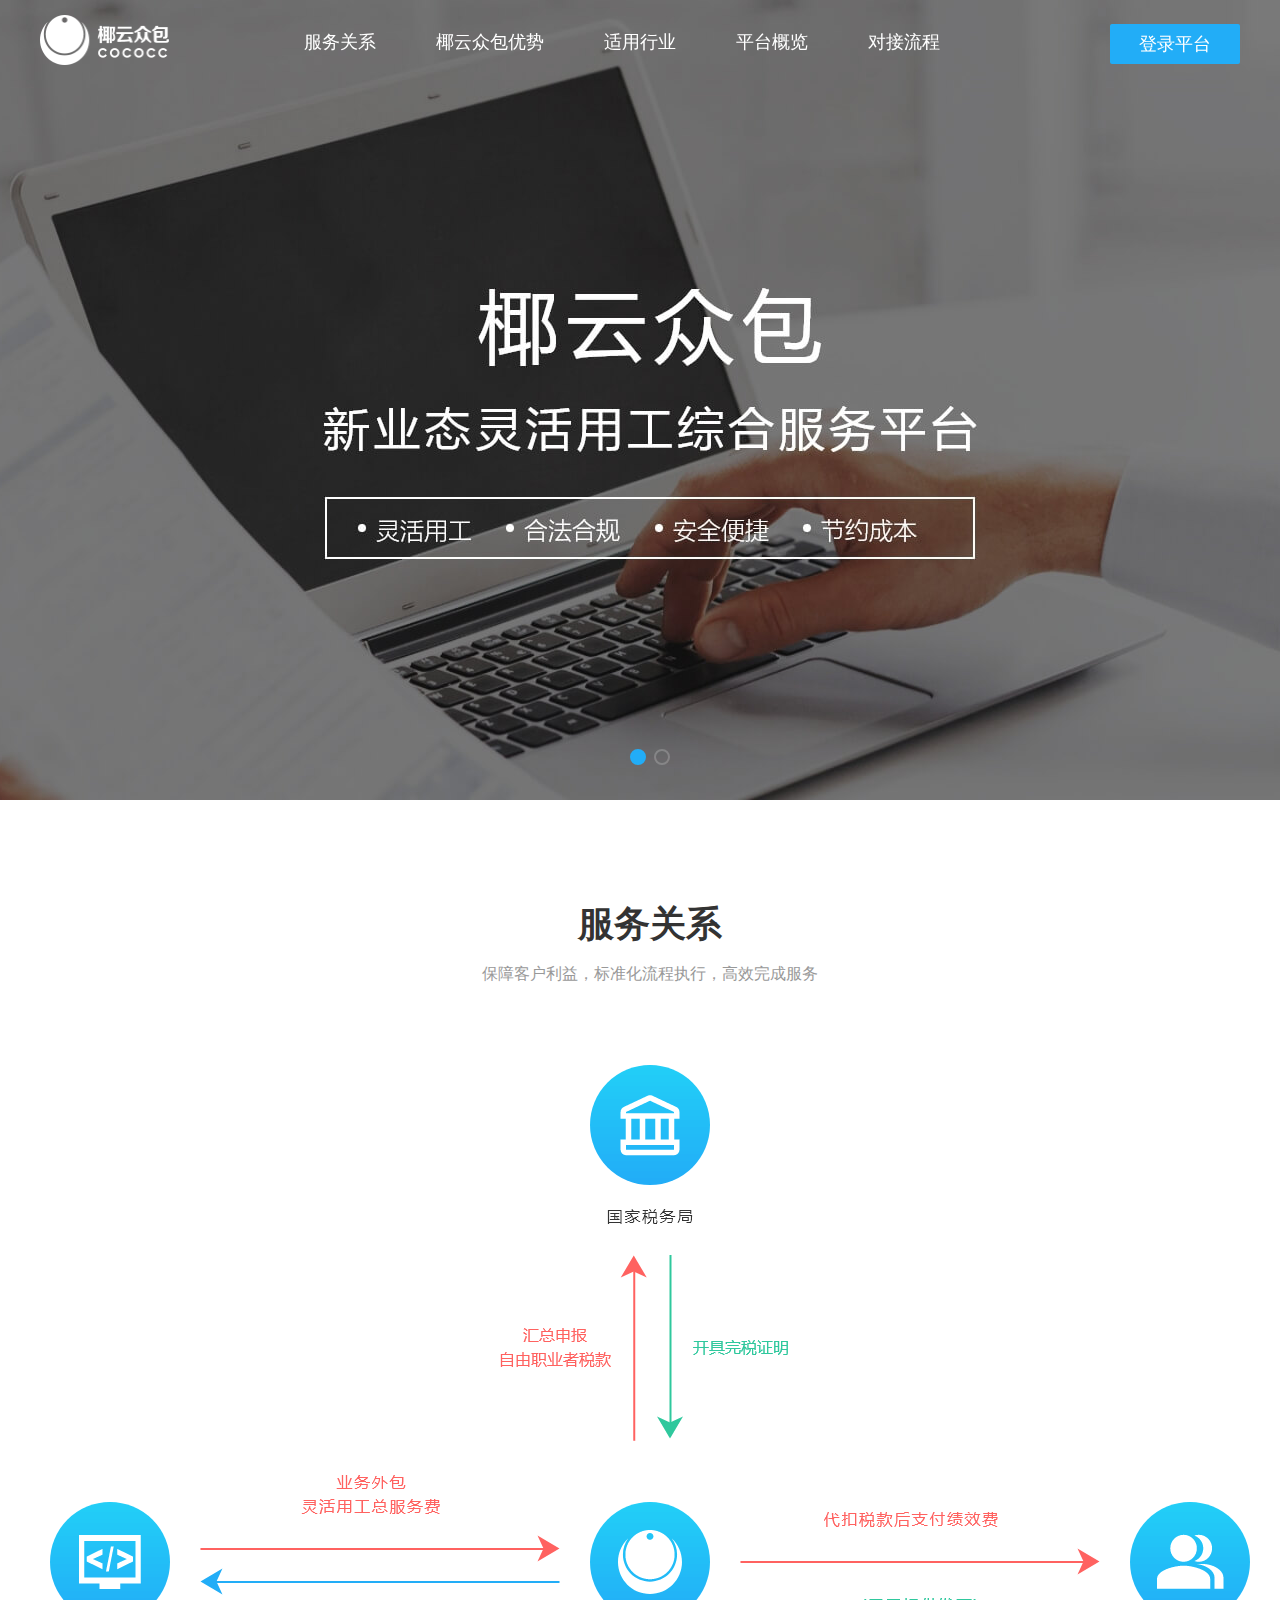
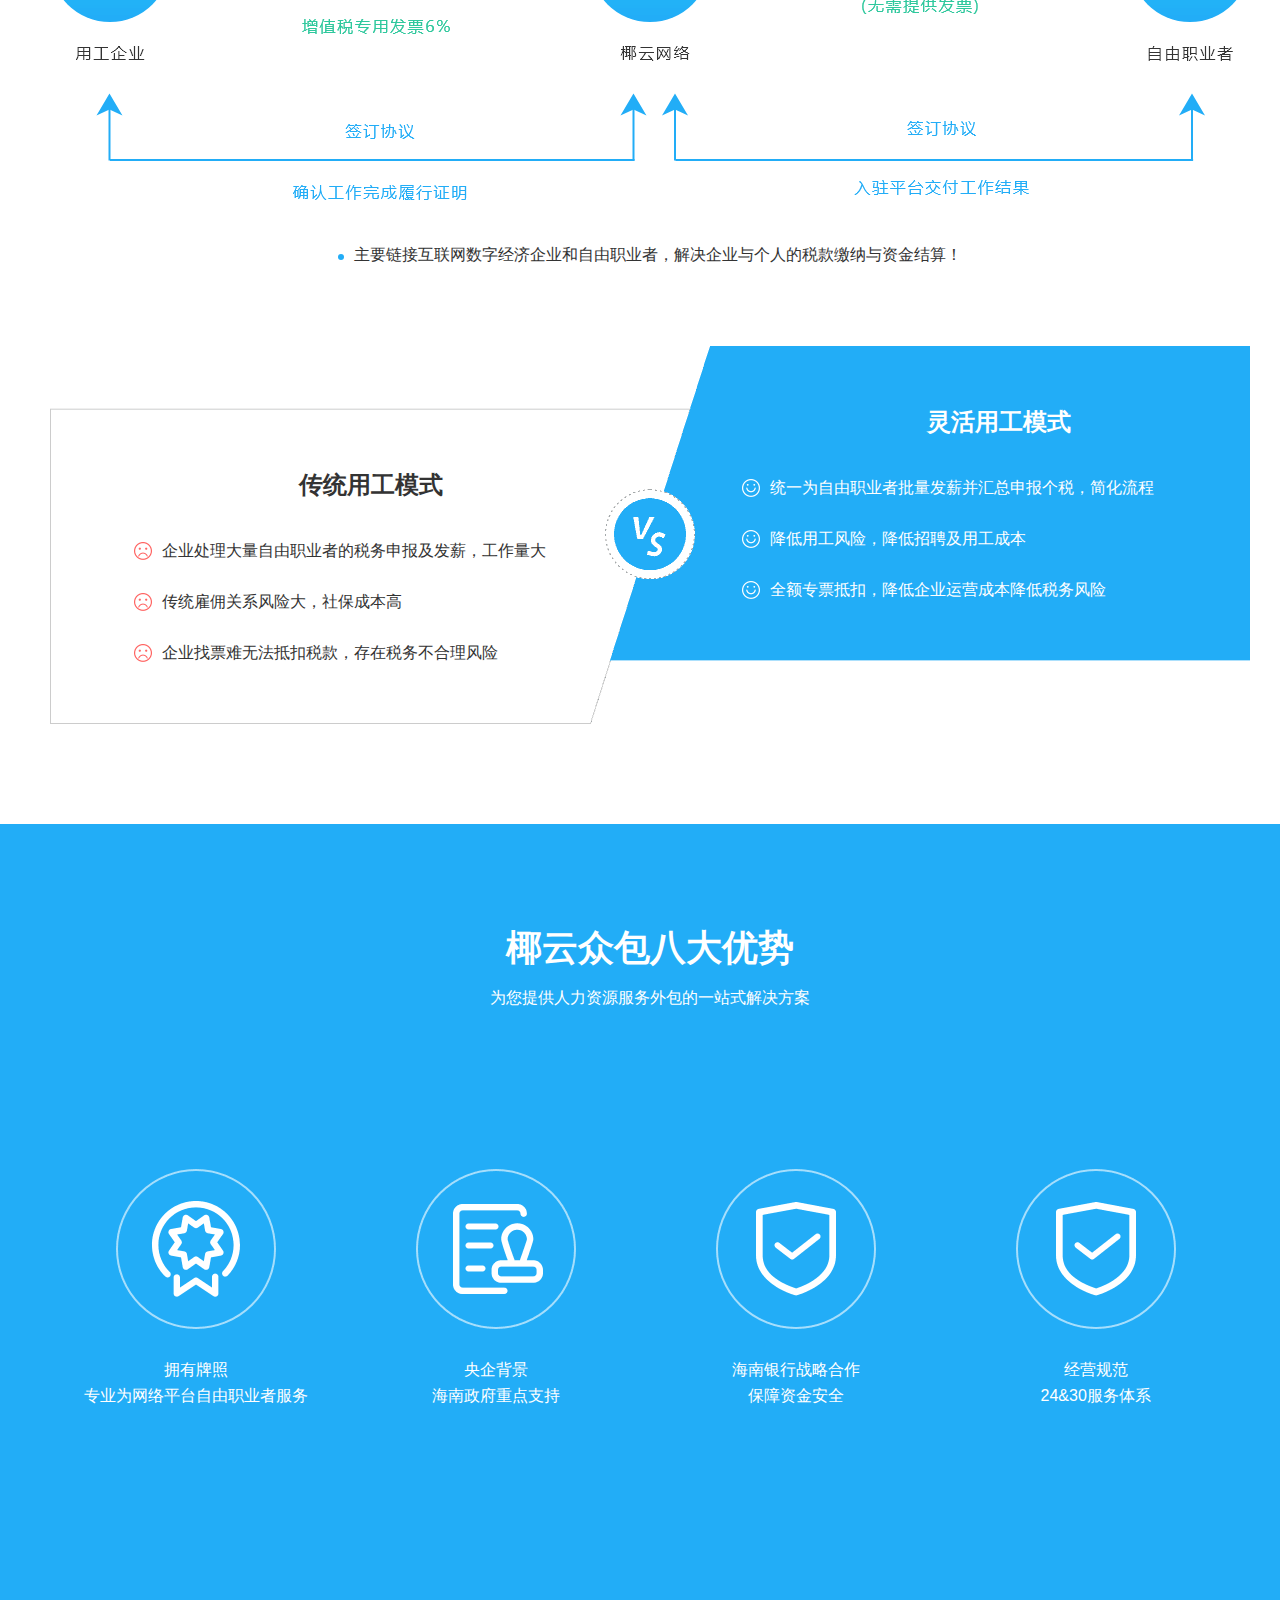
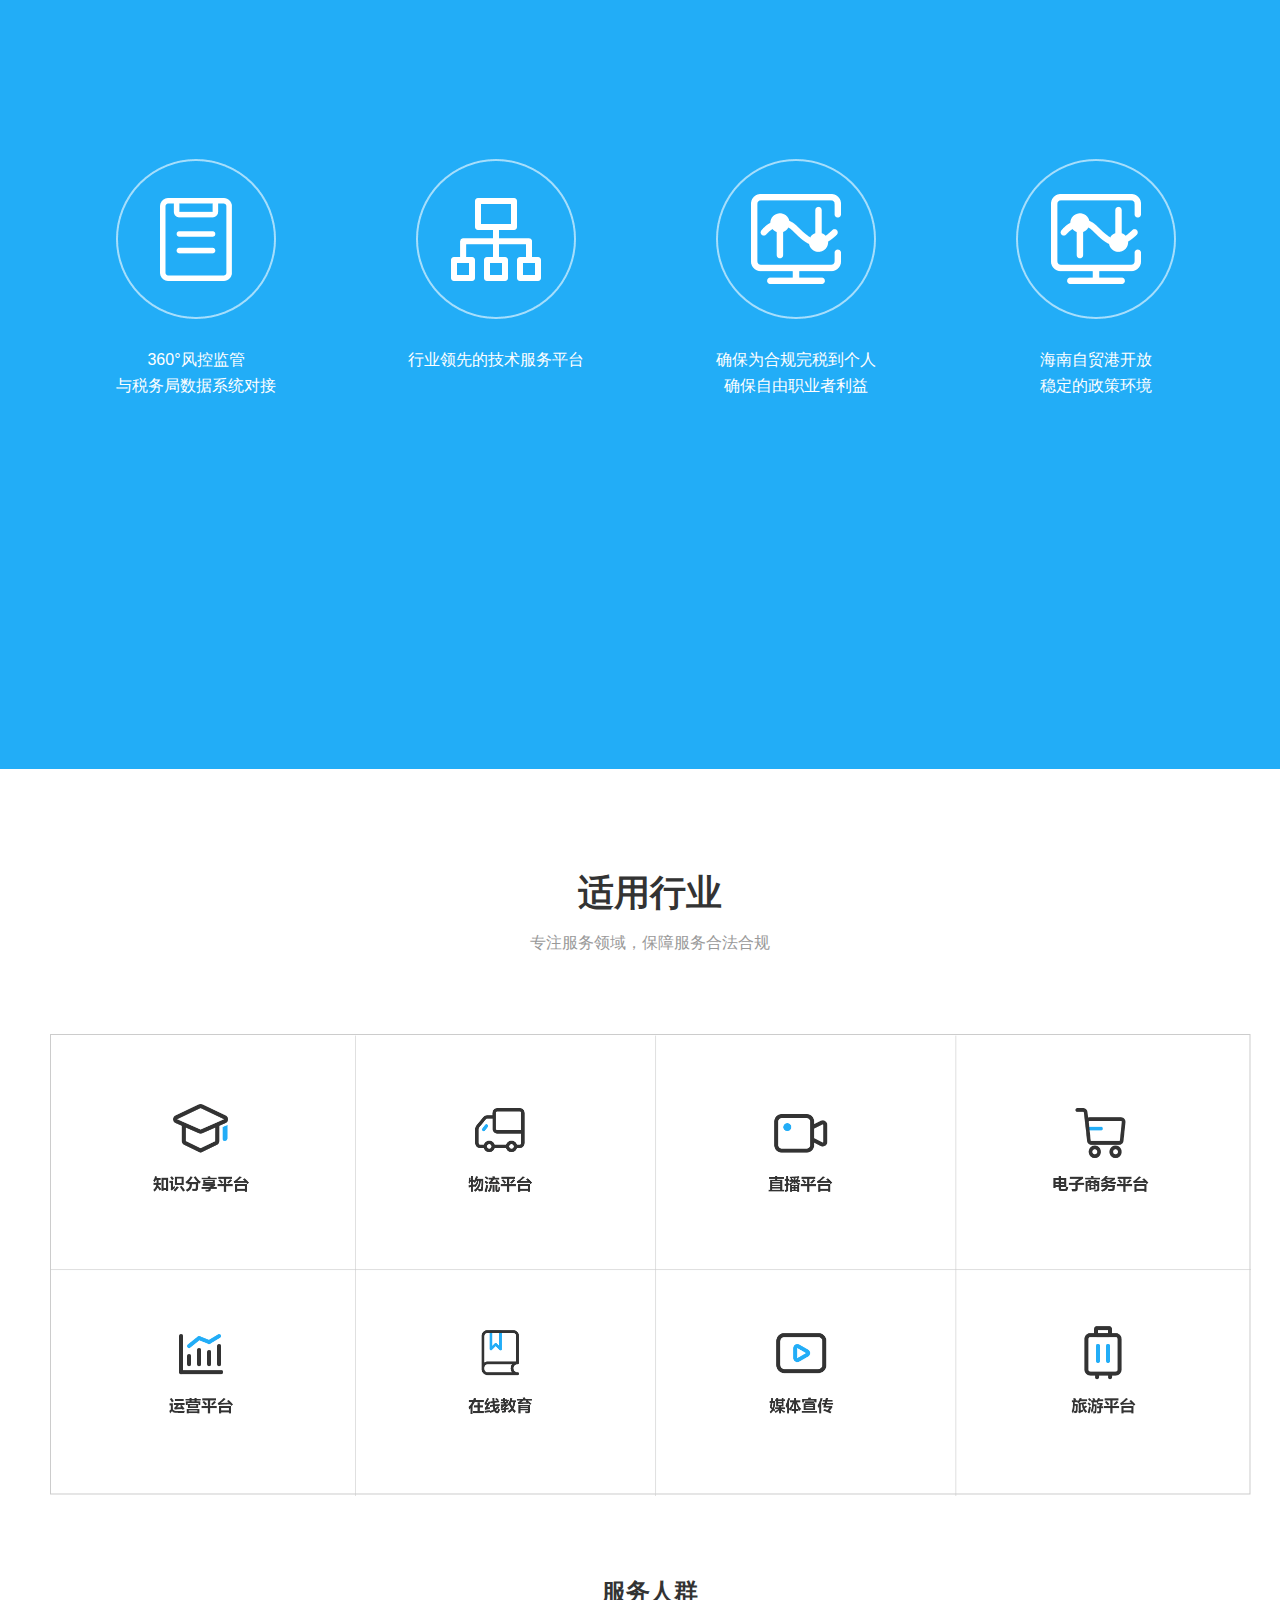
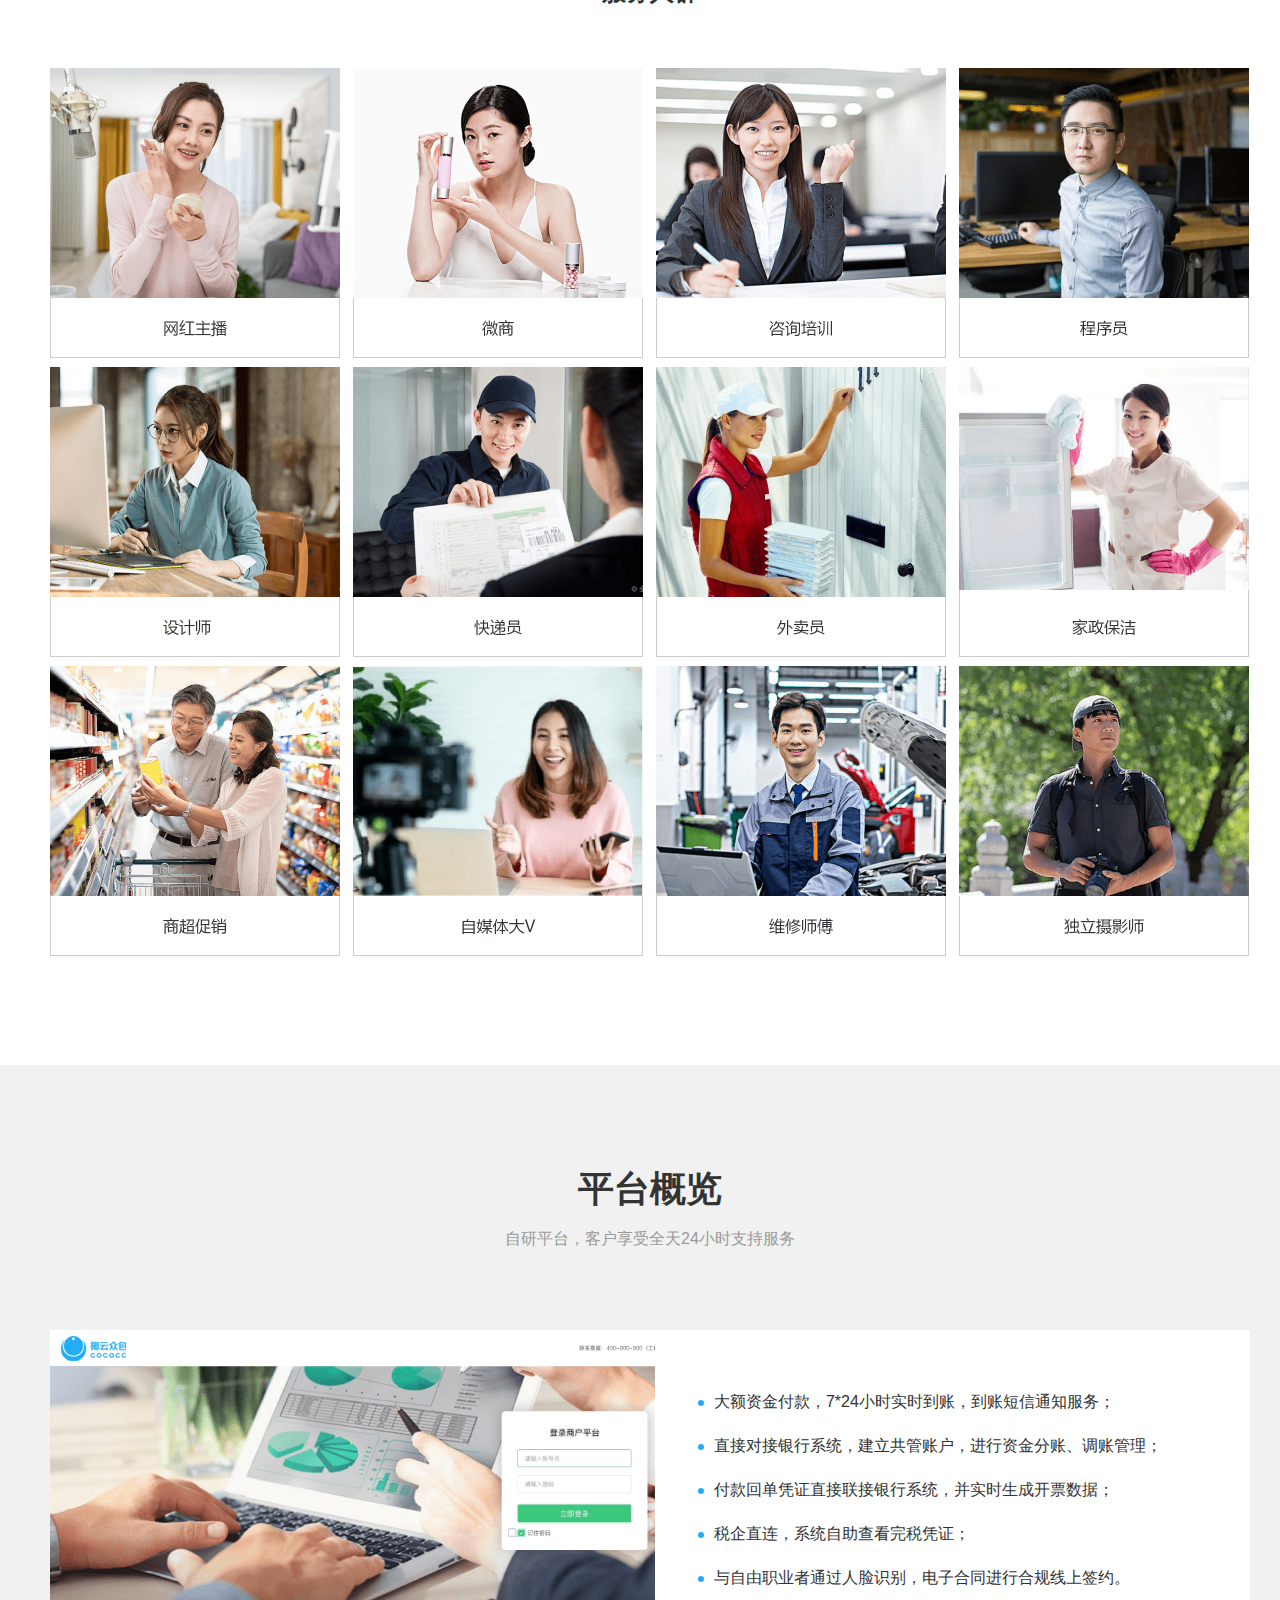
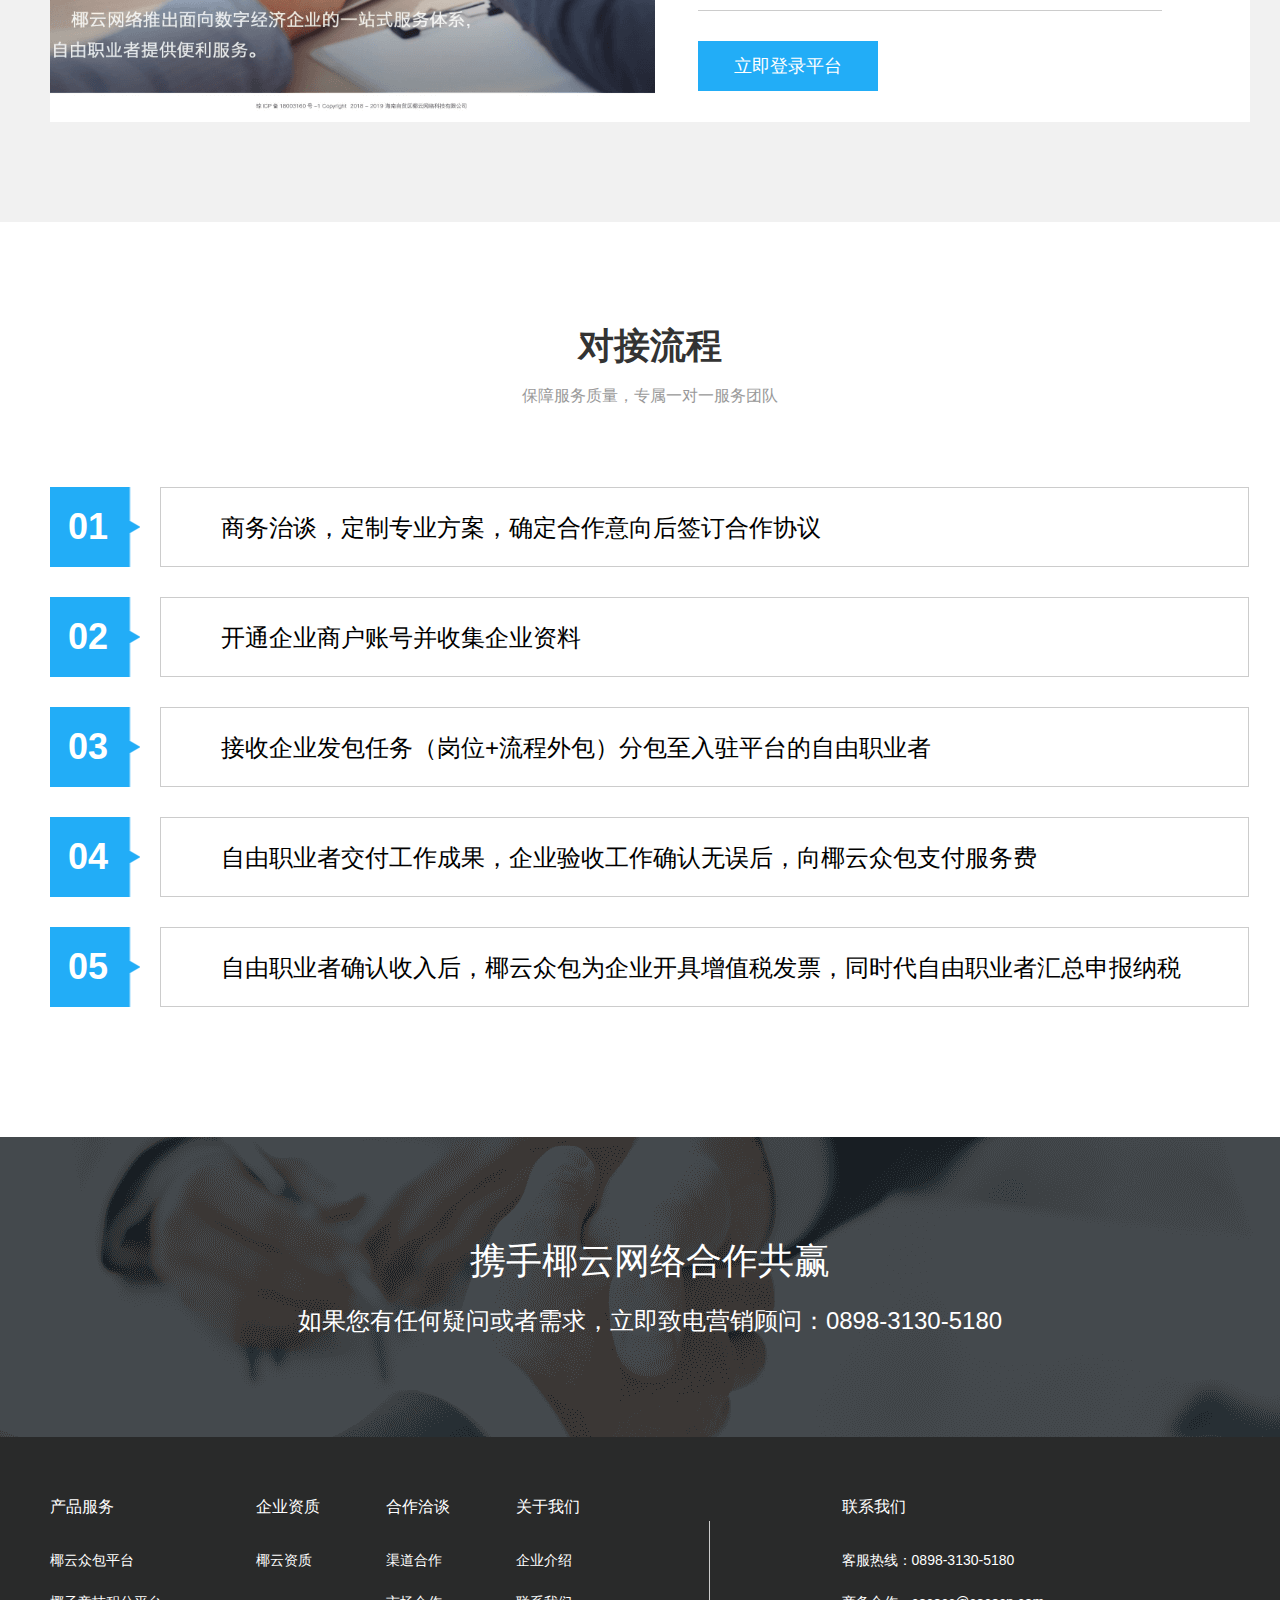
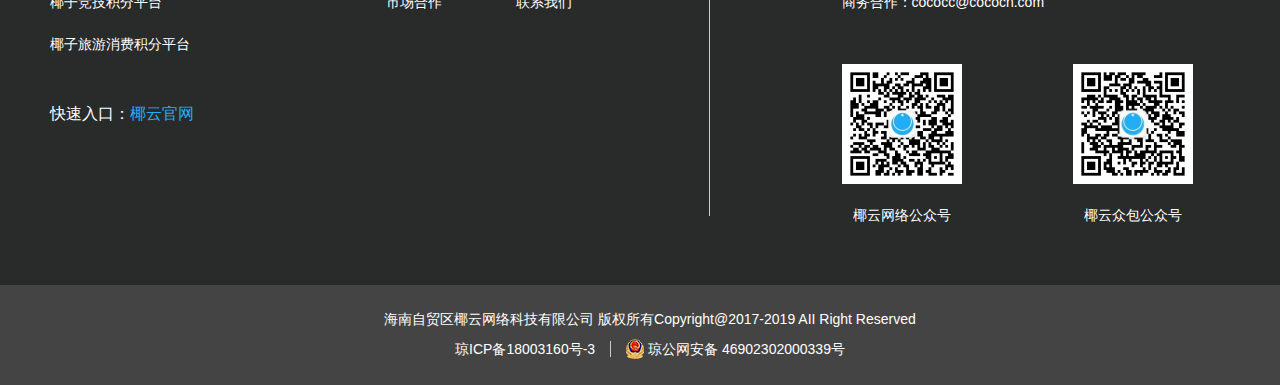
<file: 众包/index.html>
<!DOCTYPE html>
<html lang="en">
  <head>
    <title>椰云众包</title>
    <meta charset="UTF-8">
    <meta name="viewport" content="width=device-width, user-scalable=yes">
    <meta name="format-detection" content="telephone=no,email=no,address=no">
    <meta name="Keywords" content="椰云众包，众包平台，新业态灵活用工平台">
    <meta name="description" content="椰云众包平台，定位于数字共享经济的众包服务平台，为众包企业和网络平台自由职业者提供“人力资源服务外包、管理、收入结算及报税”等综合服务，助力新经济发展，服务千万众包企业，普惠大众民生。" />
    <link rel="icon" href="bitbug_favicon.ico" type="image/x-icon" />
    <link href="css/index.css?_v=201912041810" rel="stylesheet">
    <link href="css/swiper.min.css" rel="stylesheet">
    <meta http-equiv="Pragma" content="no-cache">
    <meta http-equiv="Cache-Control" content="no-cache">
    <meta http-equiv="Expires" content="0">
  </head>
  <body>
          <!-- 头部 -->
    <header id="header-nav">
        <div class="nav-Bg">
            <div class="nav-Wrap">
                <div class="nav-inner">
                    <div class="logo">
                        <a href="index.html">
                            <h1>椰云众包</h1>
                        </a>
                    </div>
                    <ul class="nav-list">
                        <li><a href="javascript:void(0)" id="contactTop">服务关系</a></li>
                        <li><a href="javascript:void(0)" id="advantageTop">椰云众包优势</a></li>
                        <li><a href="javascript:void(0)" id="industryTop">适用行业</a></li>
                        <li><a href="javascript:void(0)" id="previewTop">平台概览</a></li>
                        <li><a href="javascript:void(0)" id="processTop">对接流程</a></li>
                        <li class="login-zb"><a href="https://collect.cocogc.cn/index" >登录平台</a></li>
                    </ul>
                </div>
            </div>
            <div class="swiper-container">
              <div class="swiper-wrapper">
                <div class="swiper-slide">
                  <div class="banner_slide01"></div>
                </div>
                <div class="swiper-slide">
                  <div class="banner_slide02"></div>
                </div>
              </div>
              <div class="swiper-pagination"></div>
            </div>
    </header>

    <section id="contact">
        <div class="contact-wrap">
            <h2>服务关系</h2>
            <p class="desc">保障客户利益，标准化流程执行，高效完成服务</p>
            <img src="./images/contact_bg.png" alt="服务关系">
            <p class="sumUp">主要链接互联网数字经济企业和自由职业者，解决企业与个人的税款缴纳与资金结算！</p>
            <div class="useMode">
                <dl class="traditionMode">
                  <dt>传统用工模式</dt>
                  <dd>企业处理大量自由职业者的税务申报及发薪，工作量大</dd>
                  <dd>传统雇佣关系风险大，社保成本高</dd>
                  <dd>企业找票难无法抵扣税款，存在税务不合理风险</dd>
                </dl>
                <dl class="flexibleMode">
                  <dt>灵活用工模式</dt>
                  <dd>统一为自由职业者批量发薪并汇总申报个税，简化流程</dd>
                  <dd>降低用工风险，降低招聘及用工成本</dd>
                  <dd>全额专票抵扣，降低企业运营成本降低税务风险</dd>
                </dl>
            </div>
        </div>
    </section>

    <section id="advantage">
        <div class="advantage-wrap">
            <h2>椰云众包八大优势</h2>
            <p class="desc">为您提供人力资源服务外包的一站式解决方案</p>
            <ul class="adv-ul">
                <li class="adv-li animate-hidden">
                    <div class="adv-img"><img src="./images/adv1.png" ></div>
                    <div class="adv-imga"><img src="./images/adv11.png" ></div>
                    <p class="adv-info">拥有牌照<br/>专业为网络平台自由职业者服务</p>
                    <p class="adv-infoa">椰云网络已获得税务局《委托代征证书》并签订委托代征协议书，授权代征范围为：在网络平台上注册登记从事生产经营活动的个人纳税人（包括个体工商户和其他个人）的税（费）款。椰云网络仅从事以上授权范围的业务，为各网络平台自由职业者提供专业服务。</p>
                </li>
                <li class="adv-li animate-hidden">
                    <div class="adv-img"><img src="./images/adv2.png" ></div>
                    <div class="adv-imga"><img src="./images/adv21.png" ></div>
                    <p class="adv-info">央企背景<br/>海南政府重点支持</p>
                    <p class="adv-infoa">椰云网络由海南生态软件园直接投资，重点支持。海南生态软件园是大型央企、世界500强中国电子信息产业集团与海南省人民政府合作共建，经10多年的发展，现已成为海南发展互联网产业重要载体和平台。依托中国电子、海南生态软件园强大的产业资源、信息化体系，在海南政府支持下，椰云网络已成为海南互联网产业领先企业。</p>
                </li>
                <li class="adv-li animate-hidden">
                    <div class="adv-img"><img src="./images/adv3.png" ></div>
                    <div class="adv-imga"><img src="./images/adv31.png" ></div>
                    <p class="adv-info">海南银行战略合作<br/>保障资金安全</p>
                    <p class="adv-infoa">海南银行是海南省唯一省级法人商业银行，椰云网络自设立伊始，就与海南银行签订全面战略合作协议，得到资金受信、独立系统开发支持、快捷办理等多项特殊支持。因椰云众包业务需要，海南银行开发升级分帐系统（共管账户），在椰云众包服务系统可查看交易明细，安全可靠，信息透明公正。</p>
                </li>
                <li class="adv-li animate-hidden">
                  <div class="adv-img"><img src="./images/adv3.png" ></div>
                  <div class="adv-imga"><img src="./images/adv31.png" ></div>
                  <p class="adv-info">经营规范<br/>24&30服务体系</p>
                  <p class="adv-infoa">提供垂直、专业的标准化流程服务，客户运营全程跟进，所有企业任务，采用直连系统的实时完成，采用人工系统的在24小时内处理完成；发票、纳税申报等税务办理，在30天内，即当月完成。</p>
                </li>
                <li class="adv-li animate-hidden">
                    <div class="adv-img"><img src="./images/adv4.png" ></div>
                    <div class="adv-imga"><img src="./images/adv41.png" ></div>
                    <p class="adv-info">360°风控监管<br/>与税务局数据系统对接</p>
                    <p class="adv-infoa">聘请税务专家顾问，招聘法务、税务、财务专职人员，椰云网络已组建起强大的合规风控团队，确保专业顾问1对1实地拜访核查及企业相关资料备存核查。同时开发AI风险预警系统和数据安全系统，监控客户业务真实性、资金流安全合规性、支付频率异常核查以及采用数据加密、分布式存储，全力护航数据隐私。椰云众包的业务系统、风控系统均与税务机构数据系统对接，主动接受监管，保证不违规、诚信经营。</p>
                </li>
                <li class="adv-li animate-hidden">
                    <div class="adv-img"><img src="./images/adv5.png" ></div>
                    <div class="adv-imga"><img src="./images/adv51.png" ></div>
                    <p class="adv-info">行业领先的技术服务平台</p>
                    <p class="adv-infoa">根据客户的需求，椰云网络已开发完成了完整的众包技术平台，支持SDK、API、人工等多种接入方式；支持直客、渠道商等多种客户类型；支持个人、企业、政府监管等多种账户类型。资金交易、纳税申报等所有信息，均可在系统操作查询。椰云众包服务系统已申请五项著作权，并正在申请专利。</p>
                </li>
                <li class="adv-li animate-hidden">
                  <div class="adv-img"><img src="./images/adv6.png" ></div>
                  <div class="adv-imga"><img src="./images/adv61.png" ></div>
                  <p class="adv-info">确保为合规完税到个人<br/>确保自由职业者利益</p>
                  <p class="adv-infoa">在灵活用工模式下自由职业者一直处于弱势群体，没有五险一金也就意味着个人权益无法得到基本保障，椰云网络为自由职业者购买意外保险。按月及时汇总申报自由职业者的个人所得税，次月提供完税凭证，确保有迹可循，合法合规纳税。</p>
                </li>
                <li class="adv-li animate-hidden">
                    <div class="adv-img"><img src="./images/adv6.png" ></div>
                    <div class="adv-imga"><img src="./images/adv61.png" ></div>
                    <p class="adv-info">海南自贸港开放<br/>稳定的政策环境</p>
                    <p class="adv-infoa">自贸港是全球开放程度最高的地区，2018年，国家公布在海南设立自贸港。根据规划，海南将在城乡融合发展、人才、财税金融、收入分配等方面加快机制体制改革；积极发展新一代信息技术产业和数字经济，推动互联网、大数据等同实体经济深度融合。椰云网络是在海南自贸港政策发布后，重点引入设立的平台级企业，为网络平台自由职业者服务的“椰云众包”业务，拥有海南自贸港开放、稳定的政策环境。</p>
                </li>
            </ul>
        </div>
    </section>

    <section id="industry">
        <div class="industry-wrap">
            <h2>适用行业</h2>
            <p class="desc">专注服务领域，保障服务合法合规</p>
            <div class="industry-bg">
                <img src="./images/industry-bg.png" />
            </div>
            <h3>服务人群</h3>
            <ul class="crowd-ul">
                <li><img src="./images/crowd01.png" /></li>
                <li><img src="./images/crowd02.png" /></li>
                <li><img src="./images/crowd03.png" /></li>
                <li><img src="./images/crowd04.png" /></li>
                <li><img src="./images/crowd05.png" /></li>
                <li><img src="./images/crowd06.png" /></li>
                <li><img src="./images/crowd07.png" /></li>
                <li><img src="./images/crowd08.png" /></li>
                <li><img src="./images/crowd09.png" /></li>
                <li><img src="./images/crowd10.png" /></li>
                <li><img src="./images/crowd11.png" /></li>
                <li><img src="./images/crowd12.png" /></li>
            </ul>
        </div>
    </section>

    <section id="preview">
        <div class="preview-wrap">
            <h2>平台概览</h2>
            <p class="desc">自研平台，客户享受全天24小时支持服务</p>
            <div class="preview-content">
                <img src="./images/preview-bg.png" alt="">
                <div class="preview-info">       
                    <ul>
                        <li>大额资金付款，7*24小时实时到账，到账短信通知服务；</li>
                        <li>直接对接银行系统，建立共管账户，进行资金分账、调账管理；</li>
                        <li>付款回单凭证直接联接银行系统，并实时生成开票数据；</li>
                        <li>税企直连，系统自助查看完税凭证；</li>
                        <li>与自由职业者通过人脸识别，电子合同进行合规线上签约。</li>
                    </ul>
                    <div class="bnt"><a href="https://collect.cocogc.cn/index">立即登录平台</a></div>
                </div>
            </div>
        </div>
    </section>

    <section id="process">
      <div class="process-wrap">
          <h2>对接流程</h2>
          <p class="desc">保障服务质量，专属一对一服务团队</p>
          <ul>
            <li>
              <p class="imgbg"><span>01</span></p>
              <p class="info">商务治谈，定制专业方案，确定合作意向后签订合作协议</p>
            </li>
            <li>
              <p class="imgbg"><span>02</span></p>
              <p class="info">开通企业商户账号并收集企业资料</p>
            </li>
            <li>
              <p class="imgbg"><span>03</span></p>
              <p class="info">接收企业发包任务（岗位+流程外包）分包至入驻平台的自由职业者</p>
            </li>
            <li>
              <p class="imgbg"><span>04</span></p>
              <p class="info">自由职业者交付工作成果，企业验收工作确认无误后，向椰云众包支付服务费</p>
            </li>
            <li>
              <p class="imgbg"><span>05</span></p>
              <p class="info">自由职业者确认收入后，椰云众包为企业开具增值税发票，同时代自由职业者汇总申报纳税</p>
            </li>
          </ul>
      </div>
    </section>

    <section id="Consultation">
      <div class="consultate-wrap">
        <p>携手椰云网络合作共赢</p>
        <span class="consultation">如果您有任何疑问或者需求，立即致电营销顾问：0898-3130-5180</span>
      </div>
    </section>

    <footer id="footer">
      <div class="footer-wrap">
        <div class="footer-link">
          <div class="link-left">
          <dl class="dl-1">
              <dt>产品服务</dt>
              <dd>
                <ul>
                  <li><a href="https://c.cococn.com">椰云众包平台</a></li>
                  <li><a href="https://g.cococn.com">椰子竞技积分平台</a></li>
                  <li><a href="https://t.cococn.com">椰子旅游消费积分平台</a></li>
                </ul>
              </dd>
          </dl>
          <dl class="dl-2">
              <dt>企业资质</dt>
              <dd>
                <ul>
                  <li class="showZizhi"><a href="javascript:void(0)">椰云资质</a></li>
                </ul>
              </dd>
          </dl>
          <dl class="dl-3">
              <dt>合作洽谈</dt>
              <dd>
                <ul>
                  <li><a href="mailto:cococc@cococn.com" title="cococc@cococn.com">渠道合作</a></li>
                  <li><a href="mailto:cococc@cococn.com" title="cococc@cococn.com">市场合作</a></li>
                </ul>
              </dd>
          </dl>
          <dl class="dl-4">
              <dt>关于我们</dt>
              <dd>
                <ul>
                  <li><a href="https://www.cococn.com/about.html">企业介绍</a></li>
                  <li><a href="https://www.cococn.com/about.html">联系我们</a></li>
                </ul>
              </dd>
          </dl>
          <dl class="dl-5">
            <dt><span>快速入口：</span><a href="https://www.cococn.com/">椰云官网</a></dt>
          </dl>
          </div>
          <div class="link-right">
              <dl>
                <dt>联系我们</dt>
                <dd>
                  <ul>
                    <li>客服热线：0898-3130-5180</li>
                    <li>商务合作：cococc@cococn.com</li>
                  </ul>
                </dd>
              </dl>
              <div> 
                <div class="public">
                  <img src="./images/yywl_wc.png" alt="">
                  <p>椰云网络公众号</p>
                </div>
                <div class="public">
                    <img src="./images/yyji_wc.png" alt="">
                  <p>椰云众包公众号</p>
                </div>
              </div>
          </div>
        </div>
      </div>

    <div class="footer-bottom">
      <p>海南自贸区椰云网络科技有限公司 版权所有Copyright@2017-2019 AII Right Reserved</p>
      <p class="beianWrap">
        <a href="http://www.beian.miit.gov.cn" target="_Blank" class="beian">琼ICP备18003160号-3</a>
        <a target="_blank" href="http://www.beian.gov.cn/portal/registerSystemInfo?recordcode=46902302000339">
          <img src="images/police.png" style="vertical-align: bottom;margin-right: 3px;"/>琼公网安备 46902302000339号
        </a>
      </p>
    </div>
  </footer>

    <div class="zizhi-wrap">
      <div class="zizhi">
          <span class="close">×</span>
          <div class="title">提示</div>
          <div class="content">如果您需要查看对应的资质信息，请进一步联系我们：0898-3130-5180 或加微信：18500233362</div>
          <div class="bnt"><span>确定</span></div>
      </div>
    </div>

  </body>
  <script src="js/jquery-1.11.3.min.js"></script>
  <script src="js/swiper.min.js"></script>
  <script src="js/index.js?_v=201912041807"></script>
</html>
</file>
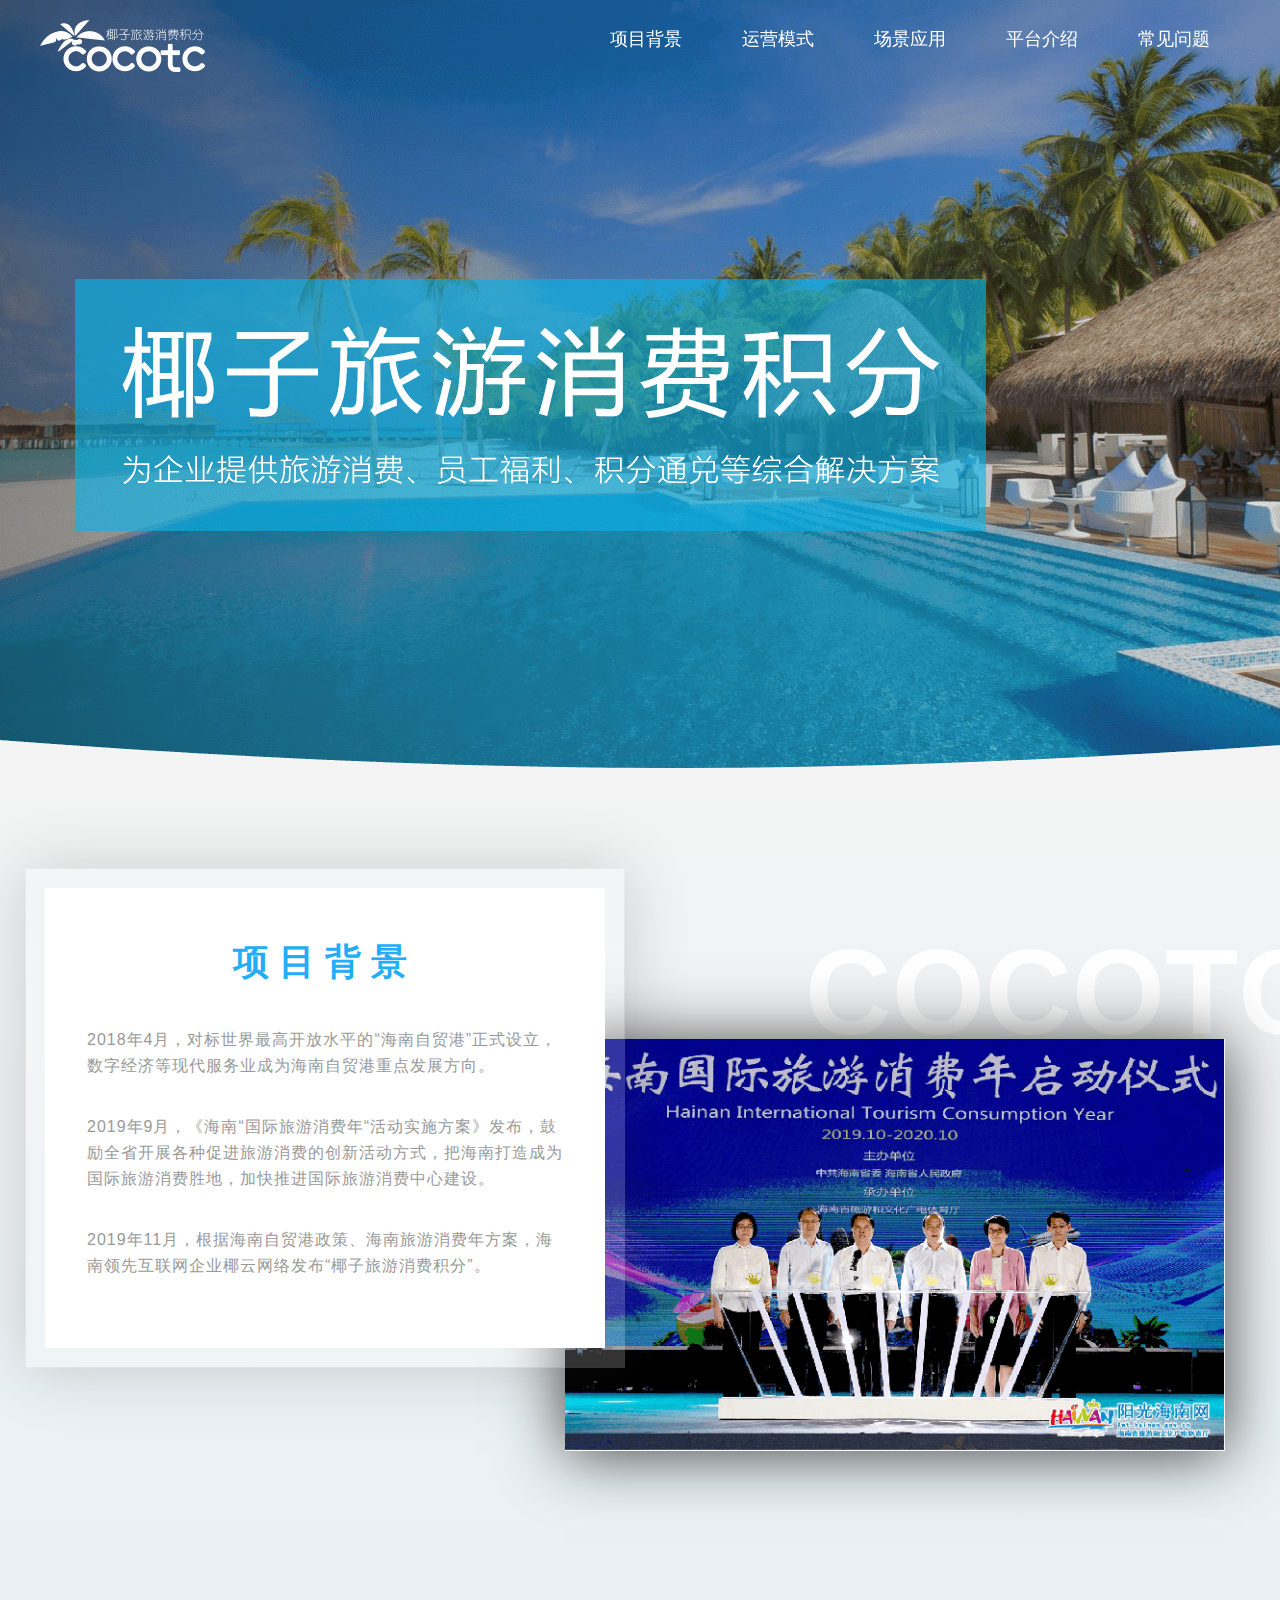
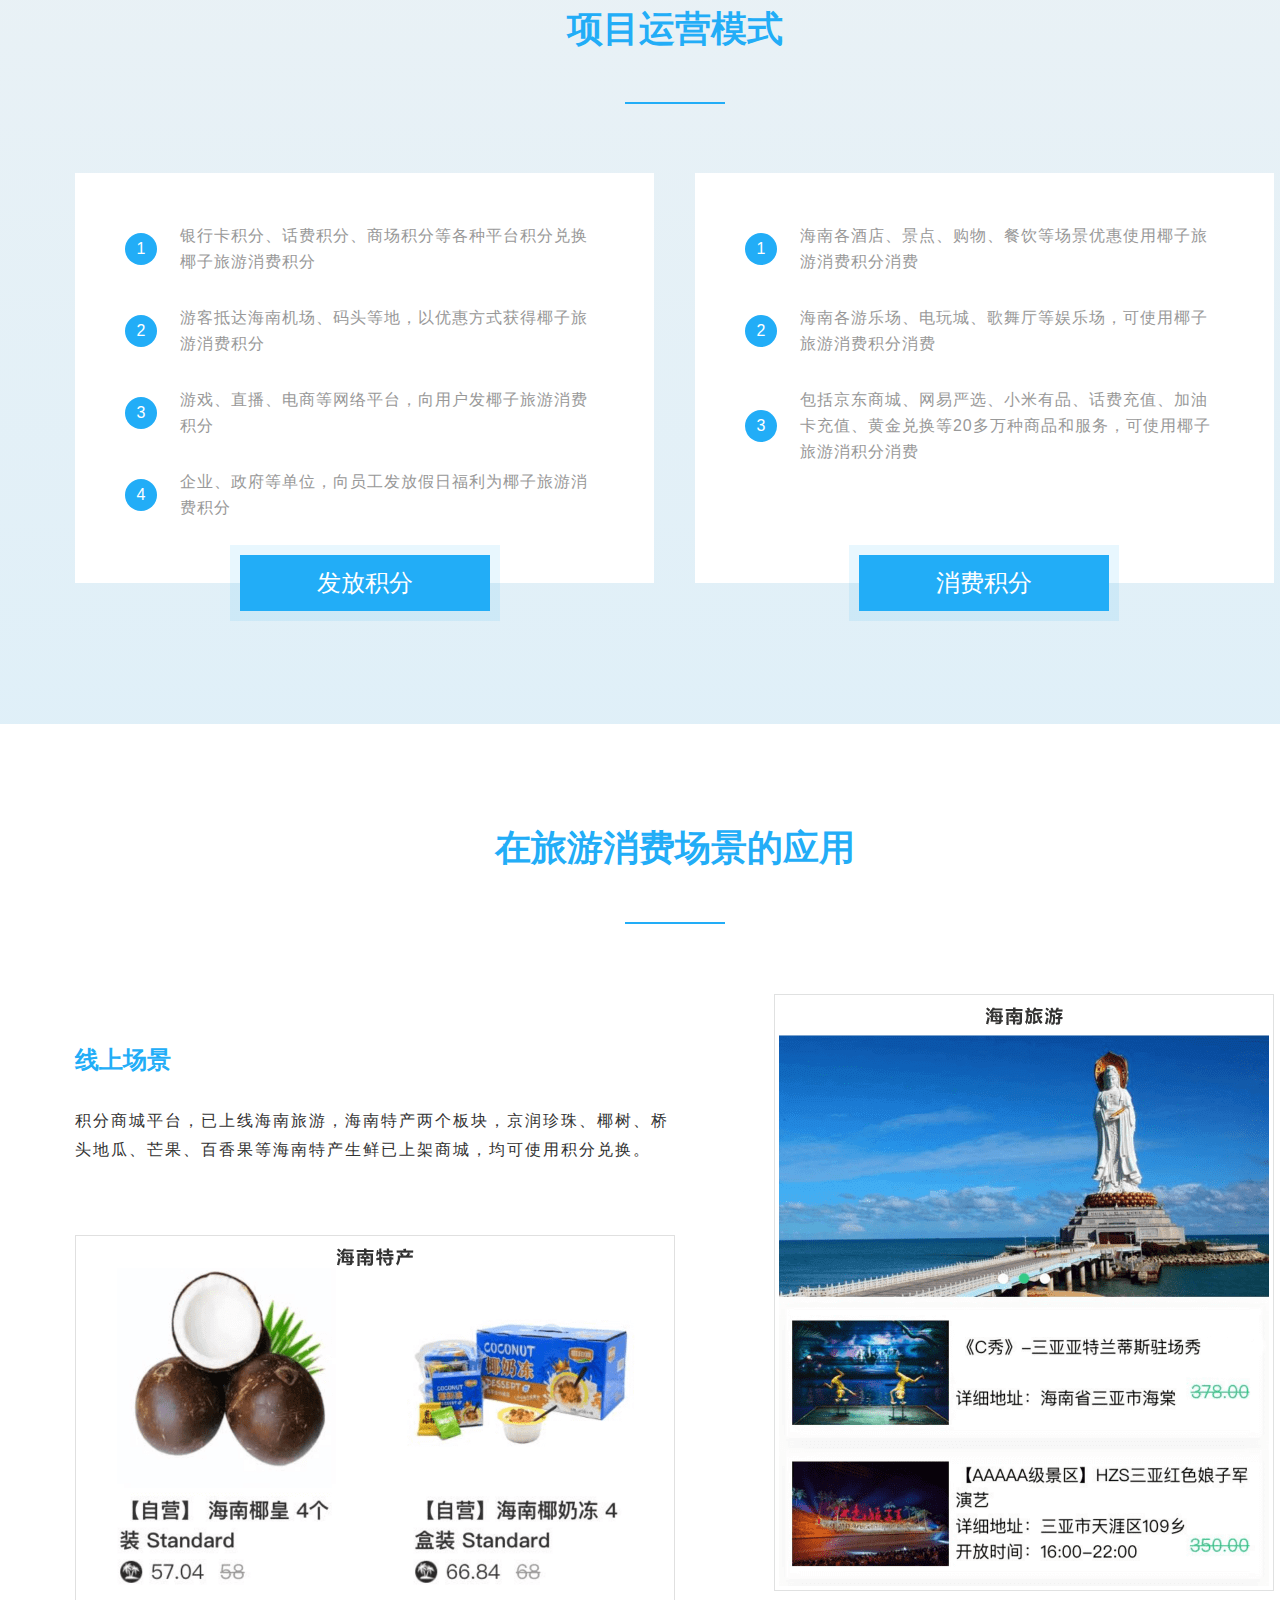
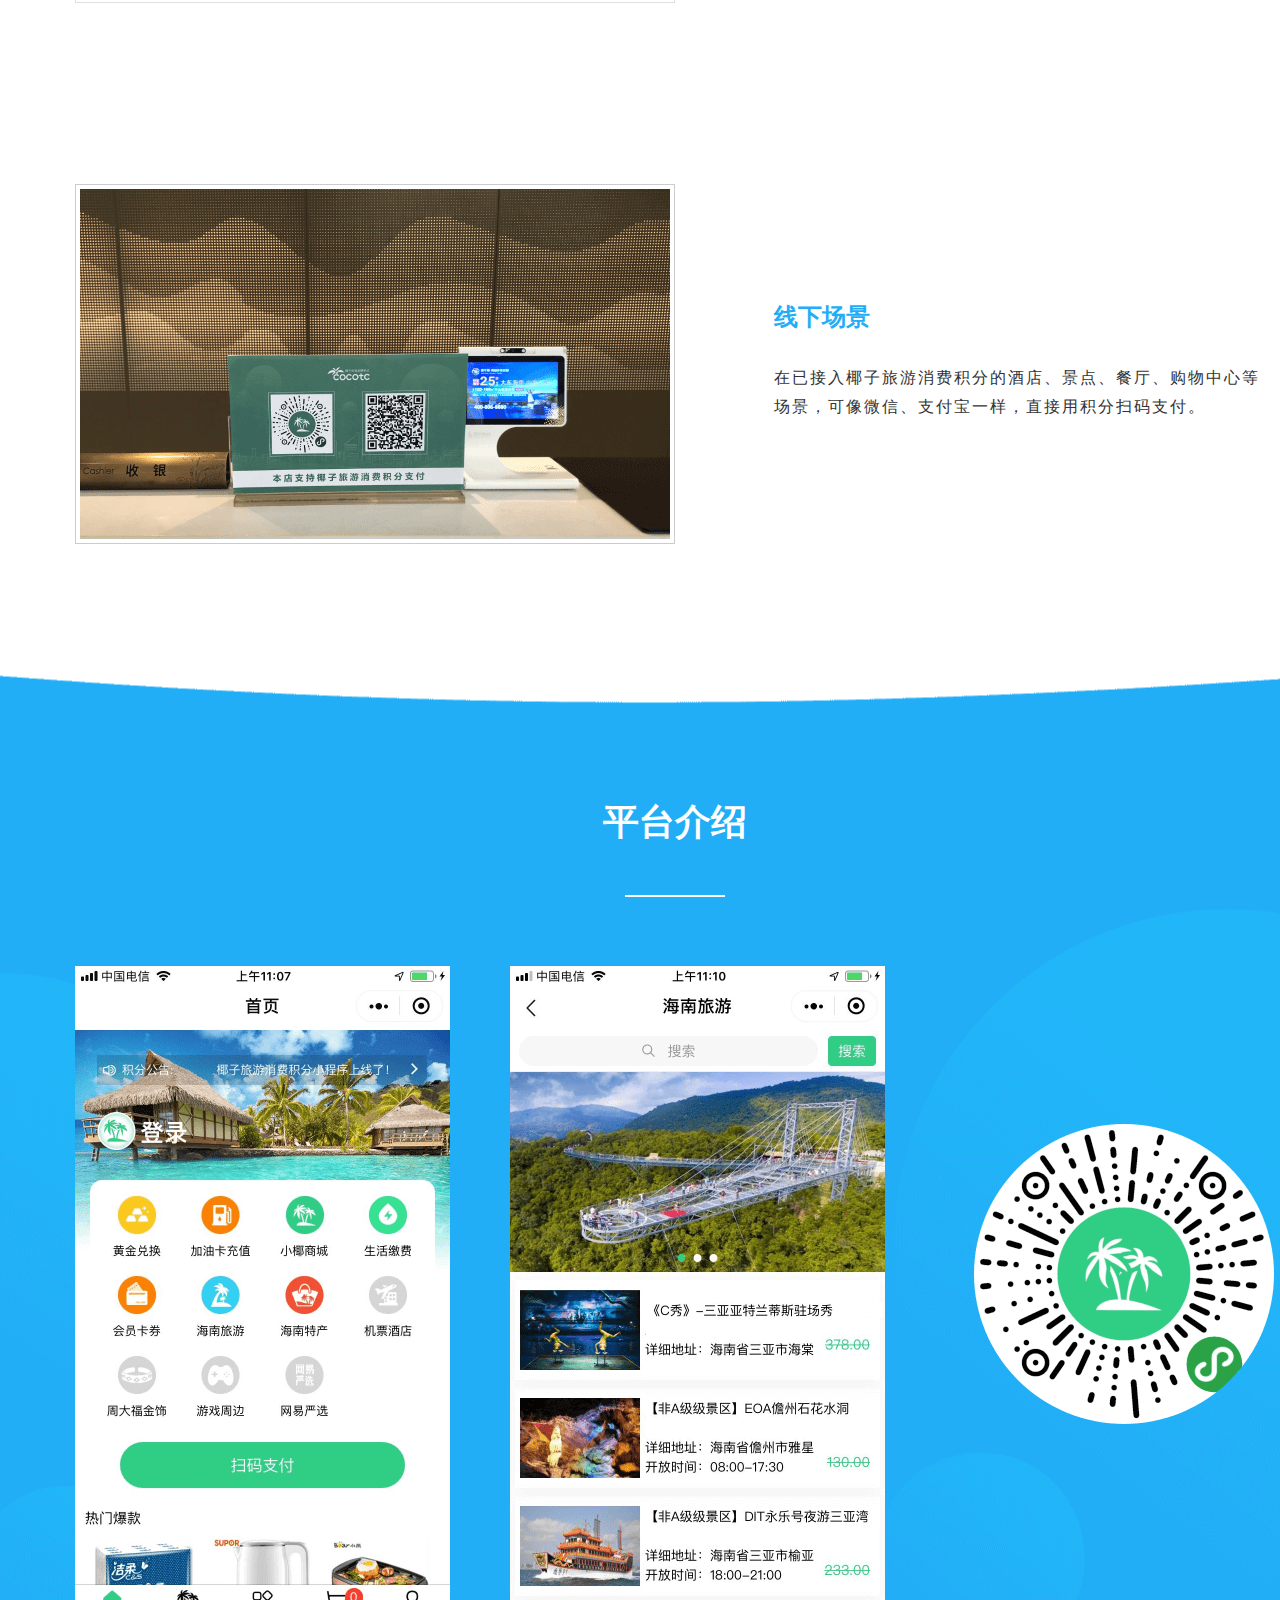
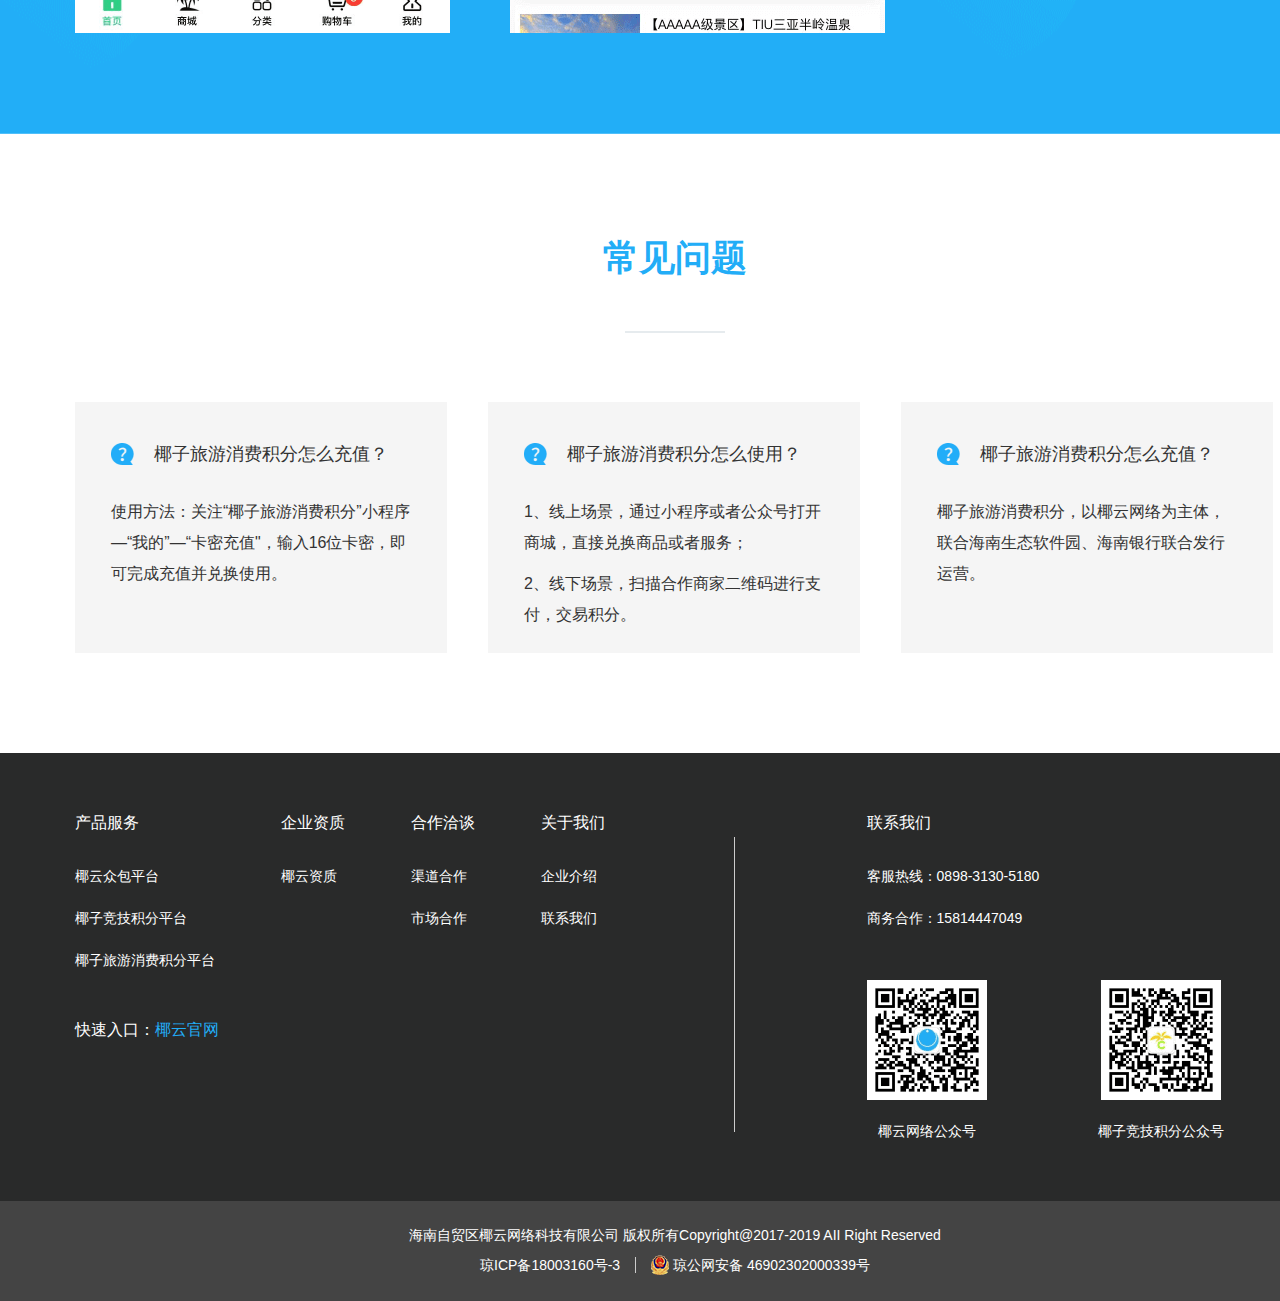
<file: 旅游消费/index.html>
<!DOCTYPE html>
<html lang="en">
  <head>
    <title>椰子旅游消费积分</title>
    <meta charset="UTF-8">
    <meta name="viewport" content="width=device-width, user-scalable=yes">
    <meta name="format-detection" content="telephone=no,email=no,address=no">
    <meta name="Keywords" content="椰子旅游消费积分，员工福利，积分通兑">
    <meta name="description" content="椰子旅游消费积分为企业提供旅游消费、员工福利、积分通兑等综合解决方案。"/>
    <link rel="icon" href="bitbug_favicon.ico" type="image/x-icon" />
    <link href="css/index.css?_v=201912041807" rel="stylesheet">
    <meta http-equiv="Pragma" content="no-cache">
    <meta http-equiv="Cache-Control" content="no-cache">
    <meta http-equiv="Expires" content="0">
  </head>
  <body>
    <header id="header-nav">
      <div class="nav-Bg">
        <div class="nav-Wrap">
          <div class="nav-inner">
            <div class="logo">
              <a href="javascript:void(0)">
                <h1>椰子旅游消费积分</h1>
              </a>
            </div>
            <ul class="nav-list">
              <li> <a href="javascript:void(0)" id="projectTop">项目背景</a> </li>
              <li> <a href="javascript:void(0)" id="operateTop">运营模式</a> </li>
              <li> <a href="javascript:void(0)" id="spendSceneTop" >场景应用</a> </li>
              <li> <a href="javascript:void(0)" id="platformTop" >平台介绍</a> </li>
              <li> <a href="javascript:void(0)" id="advantageTop">常见问题</a></li>
            </ul>
          </div>
        </div>
      </div>
  </header>

  <section id="projectOperate">
    <div class="projectWrap">
        <div class="projecInfo">
          <h2>项目背景</h2>
          <p>2018年4月，对标世界最高开放水平的“海南自贸港”正式设立，数字经济等现代服务业成为海南自贸港重点发展方向。</p>
          <p>2019年9月，《海南“国际旅游消费年“活动实施方案》发布，鼓励全省开展各种促进旅游消费的创新活动方式，把海南打造成为国际旅游消费胜地，加快推进国际旅游消费中心建设。</p>
          <p>2019年11月，根据海南自贸港政策、海南旅游消费年方案，海南领先互联网企业椰云网络发布“椰子旅游消费积分”。</p>
        </div>
        <div class="projectImg">
          <span>COCOTC</span>
          <img src="./images/projectBg.png" alt="项目背景">
        </div>
    </div>

    <div class="operateWrap">
      <h2>项目运营模式</h2>
      <p class="titleColor"><span></span></p>
      <div class="operateInfo">
        <div class="operateLeft">
          <ul>
            <li><span>1</span><p>银行卡积分、话费积分、商场积分等各种平台积分兑换椰子旅游消费积分</p></li>
            <li><span>2</span><p>游客抵达海南机场、码头等地，以优惠方式获得椰子旅游消费积分</p></li>
            <li><span>3</span><p>游戏、直播、电商等网络平台，向用户发椰子旅游消费积分</p></li>
            <li><span>4</span><p>企业、政府等单位，向员工发放假日福利为椰子旅游消费积分</p></li>
          </ul>
          <span class="operateLeftBnt">发放积分</span>
        </div>
        <div class="operateRight">
            <ul>
              <li><span>1</span><p>海南各酒店、景点、购物、餐饮等场景优惠使用椰子旅游消费积分消费</p></li>
              <li><span>2</span><p>海南各游乐场、电玩城、歌舞厅等娱乐场，可使用椰子旅游消费积分消费</p></li>
              <li><span>3</span><p>包括京东商城、网易严选、小米有品、话费充值、加油卡充值、黄金兑换等20多万种商品和服务，可使用椰子旅游消积分消费</p></li>
            </ul>
            <span class="operateRightBnt">消费积分</span>
          </div>
      </div>
    </div>
  </section>
  
  <section id="spendScene">
    <div class="spendSceneWrap">
      <h2>在旅游消费场景的应用</h2>
      <p class="titleColor"><span></span></p>
      <div class="spendSceneLeft">
        <h3>线上场景</h3>
        <p class="content">积分商城平台，已上线海南旅游，海南特产两个板块，京润珍珠、椰树、桥头地瓜、芒果、百香果等海南特产生鲜已上架商城，均可使用积分兑换。</p>
        <img src="./images/spendScene_01.png" alt="海南特产" class="spendSceneImg01">
        <img src="./images/spendScene_02.png" alt="">
      </div>

      <div class="spendSceneRight">
        <img src="./images/spendScene_03.png" alt="">
        <h3 class="spendSceneTitle">线下场景</h3>
        <p class="content">在已接入椰子旅游消费积分的酒店、景点、餐厅、购物中心等场景，可像微信、支付宝一样，直接用积分扫码支付。</p>
      </div>
    </div>
  </section>

  <section id="platform">
    <div class="platformWrap">
      <h2>平台介绍</h2>
      <p class="titleColor"><span></span></p>
      <div class="platformImg">
        <img src="./images/platform_01.png" alt="消费积分首页" class="platformImg_01">
        <img src="./images/platform_02.png" alt="海南旅游" class="platformImg_02">
        <img src="./images/platform_03.png" alt="消费积分二维码" class="platformImg_03">
      </div>
    </div>
  </section>

  <section id="problem">
    <div class="problemWrap">
        <h2>常见问题</h2>
        <p class="titleColor"><span></span></p>
        <ul>
          <li>
            <p class="title"><img src="./images/problem.png" alt=""/>椰子旅游消费积分怎么充值？</p>
            <p class="content">使用方法：关注“椰子旅游消费积分”小程序 —“我的”—“卡密充值"，输入16位卡密，即可完成充值并兑换使用。</p>
          </li>
          <li>
            <p class="title"><img src="./images/problem.png" alt=""/>椰子旅游消费积分怎么使用？</p>
            <p class="content">1、线上场景，通过小程序或者公众号打开商城，直接兑换商品或者服务；</p>
            <p class="content">2、线下场景，扫描合作商家二维码进行支付，交易积分。</p>
          </li>
          <li>
            <p class="title"><img src="./images/problem.png" alt=""/>椰子旅游消费积分怎么充值？</p>
            <p class="content">椰子旅游消费积分，以椰云网络为主体，联合海南生态软件园、海南银行联合发行运营。</p>
          </li>
        </ul>
    </div>
  </section>


  <footer id="footer">
    <div class="footer-wrap">
      <div class="footer-link">
        <div class="link-left">
          <dl class="dl-1">
              <dt>产品服务</dt>
              <dd>
                <ul>
                  <li><a href="https://c.cococn.com">椰云众包平台</a></li>
                  <li><a href="https://g.cococn.com">椰子竞技积分平台</a></li>
                  <li><a href="https://t.cococn.com">椰子旅游消费积分平台</a></li>
                </ul>
              </dd>
          </dl>
          <dl class="dl-2">
              <dt>企业资质</dt>
              <dd>
                <ul>
                  <li class="showZizhi"><a href="javascript:void(0)">椰云资质</a></li>
                </ul>
              </dd>
          </dl>
          <dl class="dl-3">
              <dt>合作洽谈</dt>
              <dd>
                <ul>
                  <li><a href="mailto:hr@cocogc.cn" title="hr@cocogc.cn">渠道合作</a></li>
                  <li><a href="mailto:hr@cocogc.cn" title="hr@cocogc.cn">市场合作</a></li>
                </ul>
              </dd>
          </dl>
          <dl class="dl-4">
              <dt>关于我们</dt>
              <dd>
                <ul>
                  <li><a href="https://www.cococn.com/about.html">企业介绍</a></li>
                  <li><a href="https://www.cococn.com/about.html">联系我们</a></li>
                </ul>
              </dd>
          </dl>
          <dl class="dl-5">
            <dt><span>快速入口：</span><a href="https://www.cococn.com/">椰云官网</a></dt>
          </dl>
        </div>
        <div class="link-right">
            <dl>
              <dt>联系我们</dt>
              <dd>
                <ul>
                  <li>客服热线：0898-3130-5180</li>
                  <li>商务合作：15814447049</li>
                </ul>
              </dd>
            </dl>
            <div> 
              <div class="public">
                <img src="./images/yywl_wc.png" alt="">
                <p>椰云网络公众号</p>
              </div>
              <div class="public">
                <img src="./images/yyjf_wc.png" alt="">
                <p>椰子竞技积分公众号</p>
              </div>
            </div>
        </div>
      </div>
    </div>

  <div class="footer-bottom">
    <p>海南自贸区椰云网络科技有限公司 版权所有Copyright@2017-2019 AII Right Reserved</p>
    <p class="beianWrap">
      <a href="http://www.beian.miit.gov.cn" target="_Blank" class="beian">琼ICP备18003160号-3</a>
      <a target="_blank" href="http://www.beian.gov.cn/portal/registerSystemInfo?recordcode=46902302000339">
        <img src="images/police.png" style="vertical-align: bottom;margin-right: 3px;"/>琼公网安备 46902302000339号
      </a>
    </p>
  </div>
</footer>

  <div class="zizhi-wrap">
    <div class="zizhi">
      <span class="close">×</span>
      <div class="title">提示</div>
      <div class="content">如果您需要查看对应的资质信息，请进一步联系我们：0898-3130-5180 或加微信：15814447049</div>
      <div class="bnt"><span>确定</span></div>
    </div>
  </div>
  </body>
  <script src="js/jquery-1.11.3.min.js"></script>
  <script>
    $(function () {
      new cocotc();
      function cocotc() {
        $(".nav-Wrap .nav-list li a").off("click").on("click", function () {
          var navIndex = $(this).parent().index();
          if(navIndex != 5){
              $(".nav-list li").find('a').removeClass("activeNav");
              $(".nav-list li").find('a').eq(navIndex).addClass("activeNav");
          }
        })

        $("#projectTop").off("click").on("click", function () { $("html, body").animate({ scrollTop:  "689px"}, 300); })
        $("#operateTop").off("click").on("click", function () { $("html, body").animate({ scrollTop:  "1425px"}, 300); })
        $("#spendSceneTop").off("click").on("click", function () { $("html, body").animate({ scrollTop:  "2245px"}, 300); })
        $("#platformTop").off("click").on("click", function () { $("html, body").animate({ scrollTop:  "3769px"}, 300); })
        $("#advantageTop").off("click").on("click", function () { $("html, body").animate({ scrollTop:  "4855px"}, 300); })

        let top = document.documentElement.scrollTop || document.body.scrollTop;
        $(".nav-Wrap").attr("data-fixed", top>0 ? "fixed" : "");
        $(".nav-Wrap .logo").css("background-image", top>0 ? "url('images/logoa.png')" : "url('images/logo.png')");

        $(window).on('scroll', function (e) {
          let top = document.documentElement.scrollTop || document.body.scrollTop;
          $(".nav-Wrap").attr("data-fixed", top>0 ? "fixed" : "");
          $(".nav-Wrap .logo").css("background-image", top>0 ? "url('images/logoa.png')" : "url('images/logo.png')");
          if (687 >= top) {
              $(".nav-list li").find('a').removeClass("activeNav");
          } else if (688 < top && top <= 1424) {
              $(".nav-list li").find('a').removeClass("activeNav");
              $(".nav-list li").eq(0).find('a').addClass("activeNav");
          } else if (1424 < top && top <= 2244) {
              $(".nav-list li").find('a').removeClass("activeNav");
              $(".nav-list li").eq(1).find('a').addClass("activeNav");

          } else if (2244 < top && top <= 3768) {
              $(".nav-list li").find('a').removeClass("activeNav");
              $(".nav-list li").eq(2).find('a').addClass("activeNav");

          } else if (3768 < top && top <= 4854) {
              $(".nav-list li").find('a').removeClass("activeNav");
              $(".nav-list li").eq(3).find('a').addClass("activeNav");

          } else if (top > 4854) {
              $(".nav-list li").find('a').removeClass("activeNav");
              $(".nav-list li").eq(4).find('a').addClass("activeNav");
          }
        })
        $(".close").on('click',function(){
            $(".zizhi-wrap").hide();
            $(".zizhi").css('transform','translateY(0px)');
        })

        $(".zizhi-wrap .bnt").on('click',function(){
            $(".zizhi-wrap").hide();
            $(".zizhi").css('transform','translateY(0px)');
        })

        $('.showZizhi').on('click',function(){
            $(".zizhi-wrap").show();
            $(".zizhi").show().css('transform','translateY(150px)');
        })
      }
    })
  </script>
    
</html>
</file>
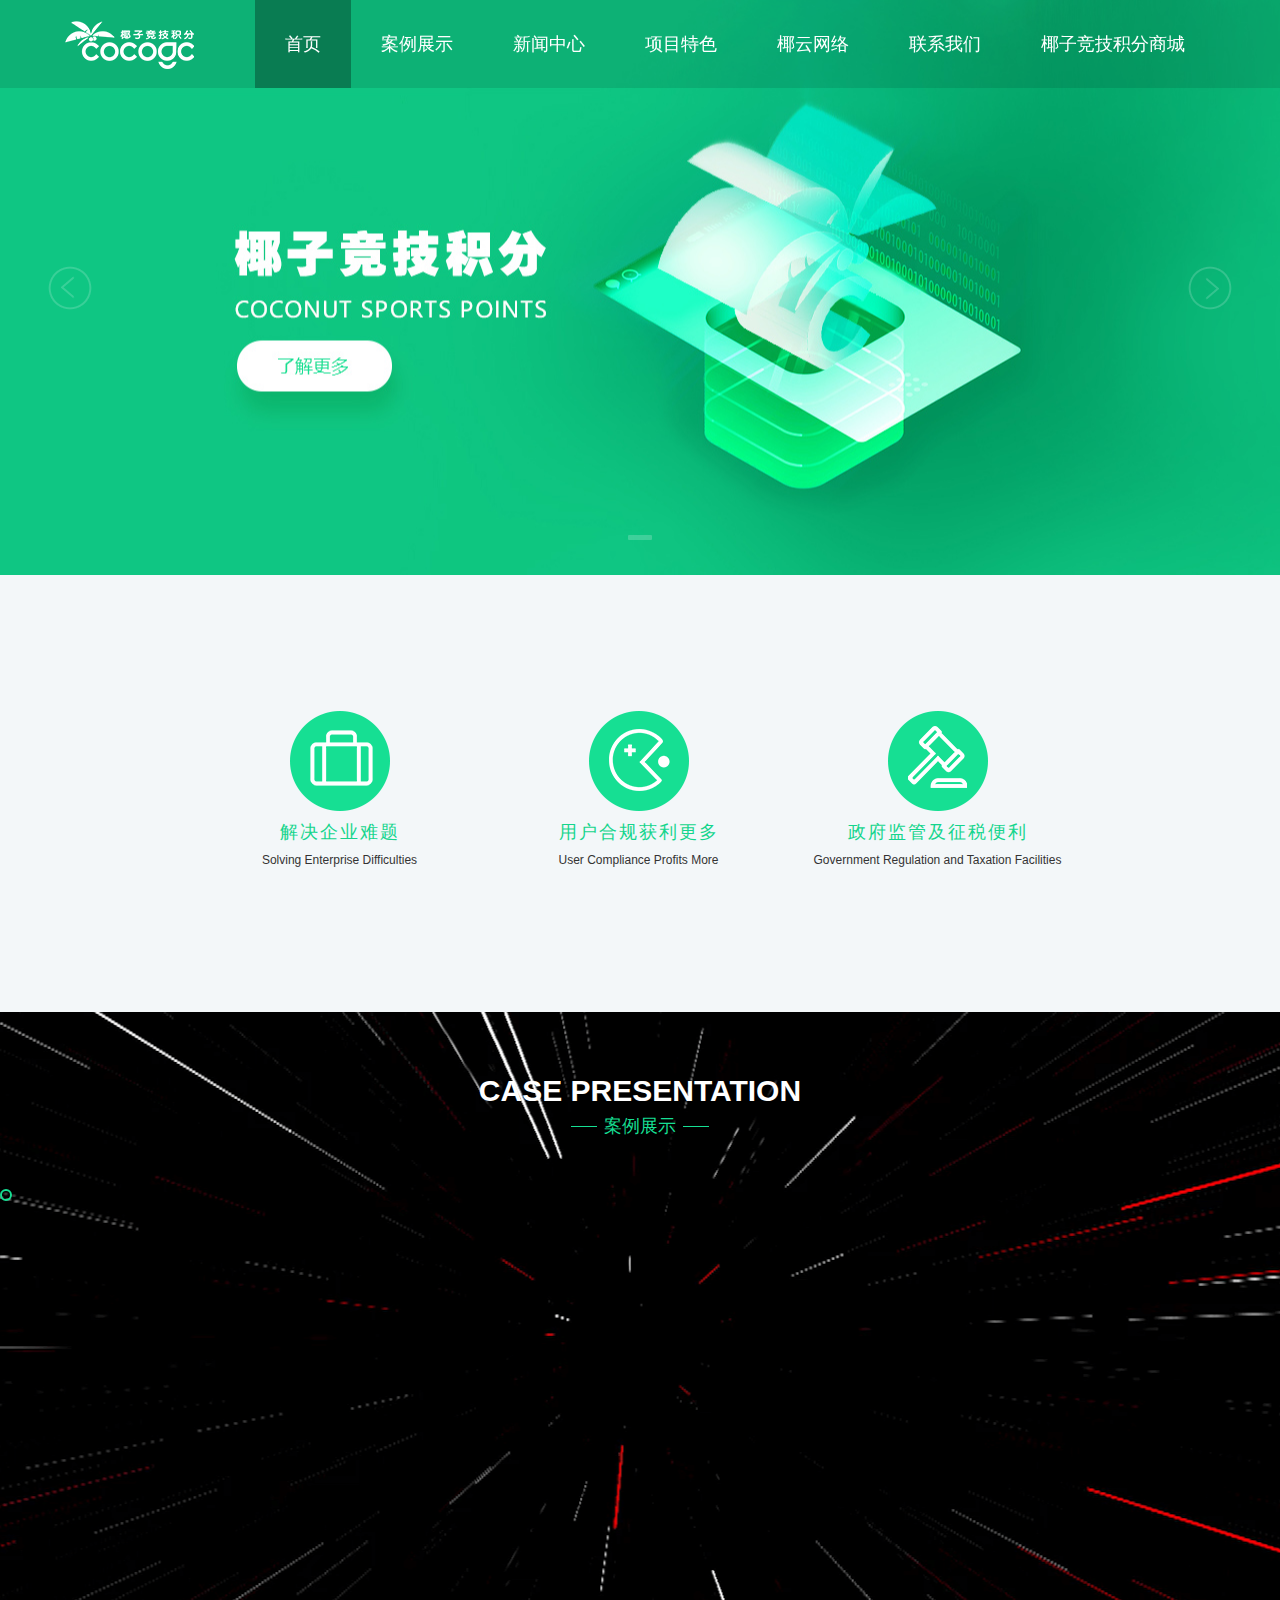
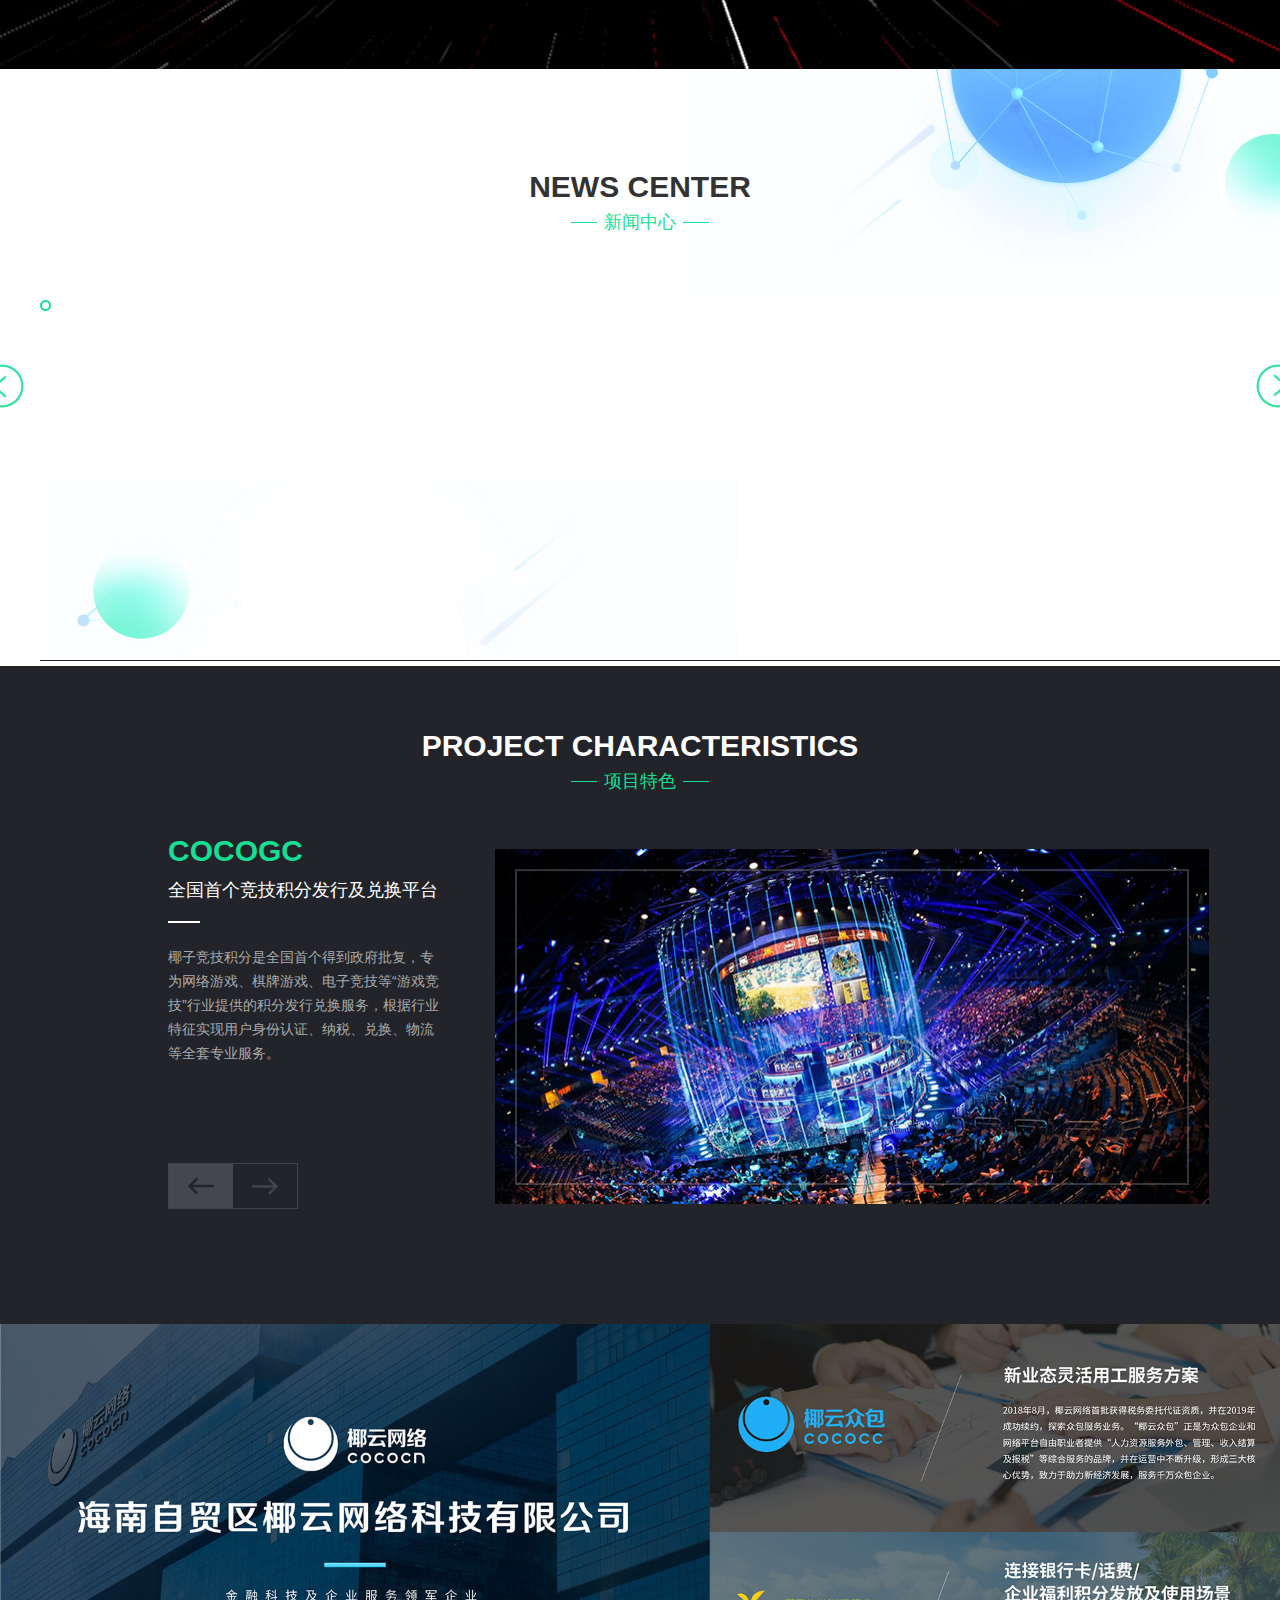
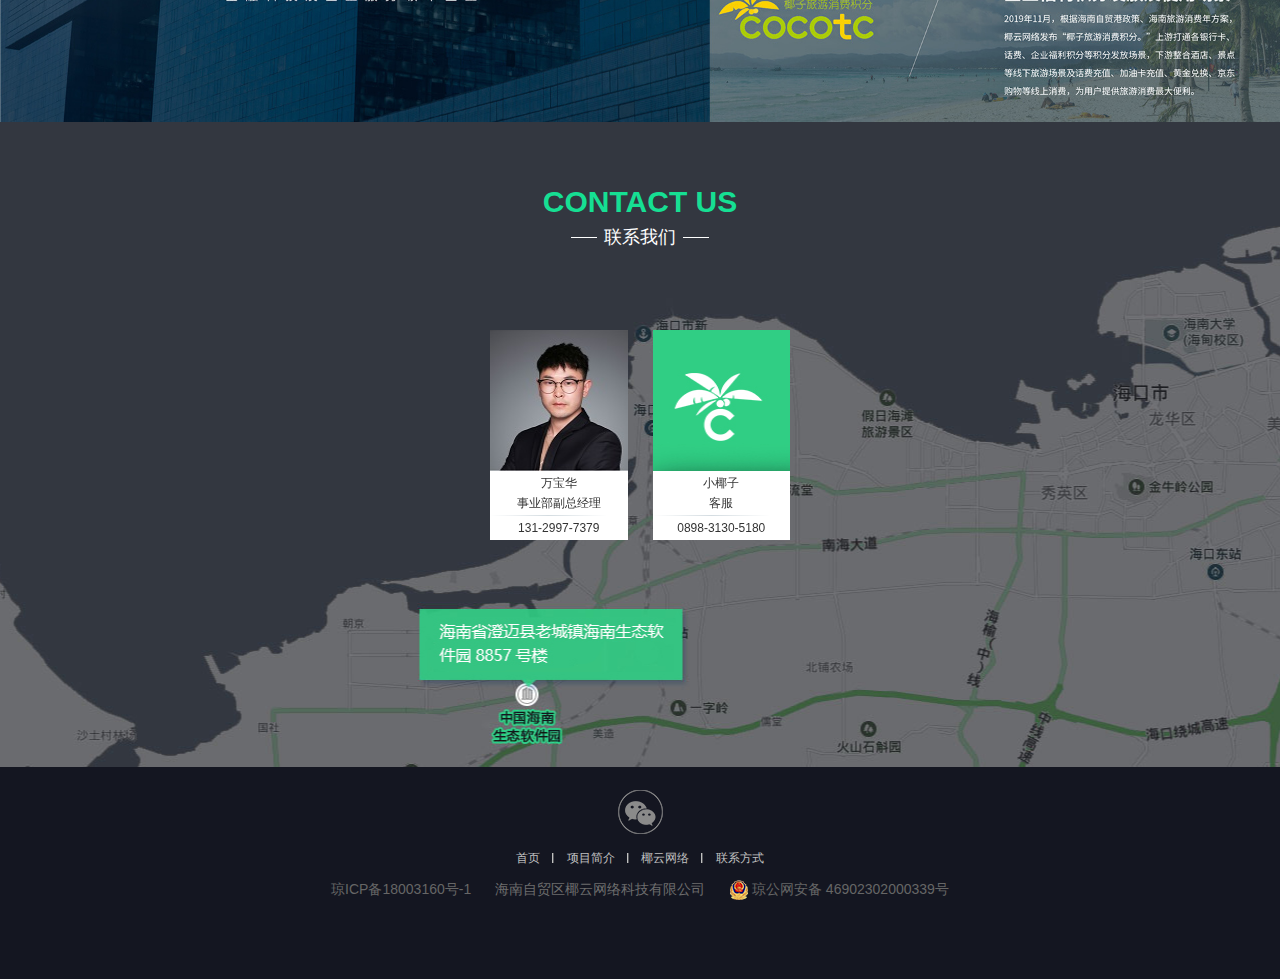
<file: 竞技积分/index.html>
<!DOCTYPE html>
<html lang="en">
<head>
    <title>椰子竞技积分</title>
    <meta charset="UTF-8">
    <meta name="viewport" content="width=device-width, user-scalable=yes">
    <meta name="format-detection" content="telephone=no,email=no,address=no">
    <meta name="Keywords" content="椰子分,椰子竞技积分">
    <meta name="description" content="椰子竞技积分是一种“获胜奖励积分”。椰子分能兑换京东商城商品、海南航空机票等20多万种商品和服务,并在兑换时代扣代缴个人所得税,是游戏娱乐业最专业的积分服务平台。" />
    <link rel="icon" href="bitbug_favicon.ico" type="image/x-icon" />
    <link href="./css/style.min.css?_v=202002281625" rel="stylesheet">
    <link href="./css/swiper.min.css" rel="stylesheet">
    <meta http-equiv="Pragma" content="no-cache">
    <meta http-equiv="Cache-Control" content="no-cache">
    <meta http-equiv="Expires" content="0">
</head>

<body>
    <!-- 头部 -->
    <header id="header-nav">
        <a name="home" id="home"></a>
        <div class="nav-Bg">
            <div class="nav-Wrap">
                <div class="nav-inner">
                    <div class="logoNeed logo">
                        <a href="index.html">
                            <h1>椰子竞技积分</h1>
                        </a>
                    </div>
                    <ul class="nav-list">
                        <li class="activeNav">
                            <a href="#home">首页</a>
                        </li>
                        <li>
                            <a href="#case">案例展示</a>
                        </li>
                        <li>
                            <a href="#news">新闻中心</a>
                        </li>
                        <li>
                            <a href="#feature">项目特色</a>
                        </li>
                        <li>
                            <a href="#produce">椰云网络</a>
                        </li>
                        <li>
                            <a href="#contact">联系我们</a>
                        </li>
                        <li>
                            <a href="https://mall.cocogc.cn/#/layout/home">椰子竞技积分商城</a>
                        </li>
                    </ul>
                </div>
            </div>

            <div class="swiper-container">
                <div class="swiper-wrapper">
                    <div class="swiper-slide banner-slide01">
                        <a href="articel.html?19">
                            <div class="banner_slide01 swiper-no-swiping"></div>
                        </a>
                    </div>
                </div>
                <div class="swiper-pagination"></div>
                <div class="swiper-button-prev nav-swiperBntP"></div>
                <div class="swiper-button-next nav-swiperBntN"></div>
            </div>
    </header>

    <!-- 企业优势 -->
    <section id="section-profit">
        <div class="profit-Wrap">
            <ul class="profit-Ulclick">
                <li>
                  <div class="profit-div">
                    <img src="images/profit_01.png" alt="" class="profit-img" />
                    <img src="images/profita_01.png" alt="" class="profit-imga" />
                    <p>解决企业难题</p>
                    <p>Solving Enterprise Difficulties</p>
                    <p class="profit-descript">多年来竞技娱乐行业不规范的奖励发放问题迎刃而解，企业无需再组建服务团队，运营成本大幅度降低，纳税更规范、税率更低。</p>
                  </div>
                </li>
                <li>
                  <div class="profit-div">
                    <img src="images/profit_04.png" alt="" class="profit-img" />
                    <img src="images/profita_04.png" alt="" class="profit-imga" />
                    <p>用户合规获利更多</p>
                    <p>User Compliance Profits More</p>
                    <p class="profit-descript">通过椰子竞技积分商城，用户能获得京东商城、机票酒店、话费直充、信用卡还款、黄金兑换等更齐全的服务，并且个人纳税成本更低。</p>
                  </div>
                </li>
                <li>
                  <div class="profit-div">
                    <img src="images/profit_02.png" alt="" class="profit-img" />
                    <img src="images/profita_02.png" alt="" class="profit-imga" />
                    <p>政府监管及征税便利</p>
                    <p>Government Regulation and Taxation Facilities</p>
                    <p class="profit-descript">椰子竞技积分系统与文体、税务等部门开放对接，政府更好监管企业经营行为，所有个人用户纳税全部由椰子分系统代扣代缴，避免偷税漏税。</p>
                  </div>
                </li>
                <!-- <li>
                    <div class="profit-div">
                        <img src="images/profit_04.png" alt="" class="profit-img" />
                        <img src="images/profita_04.png" alt="" class="profit-imga" />
                        <p>助力竞技娱乐</p>
                        <p>Helping Sports Entertainment</p>
                        <p class="profit-descript">COCOGC的服务使竞技娱乐企业进入良性轨道，产业规模将急剧扩大，体现海南政策和服务优势之一，召集全国优秀企业落户海南，助力中国游戏数码港与中国智力运动产业基地的发展。</p>
                    </div>
                </li> -->
            </ul>
        </div>
    </section>


    <!-- 案例展示 -->
    <section id="section-case">
        <a name="case" id="case"></a>
        <h2 class="section-titleH">CASE PRESENTATION</h2>
        <p class="section-titleP" style="margin-bottom:50px;"><span>案例展示</span></p>
        <div class="case-Wrap">
            <div class="swiper-container case-container">
                <div class="swiper-wrapper case-wrapper">
                </div>
                <div class="swiper-pagination"></div>
            </div>
        </div>
    </section>


    <!-- 新闻中心 -->
    <div class="contenHid" style="display:none"></div>
    <section id="section-news">
        <a name="news" id="news"></a>
        <h2 class="section-titleH">NEWS CENTER</h2>
        <p class="section-titleP"><span>新闻中心</span></p>
        <div class="news-Wrap">
            <img src="images/bg_news.jpg" class="newsImg" />
            <div class="swiper-container news-container">
                <div class="swiper-wrapper news-wrapper">
                </div>
                <div class="swiper-pagination"></div>
            </div>
            <div class="swiper-button-prev news-swiperBntP"></div>
            <div class="swiper-button-next  news-swiperBntN"></div>
        </div>
    </section>


    <!-- 项目特色 -->
    <section id="section-feature">
        <a name="feature" id="feature"></a>
        <h2 class="section-titleH">PROJECT CHARACTERISTICS</h2>
        <p class="section-titleP"><span>项目特色</span></p>
        <div class="feature-Wrap">
            <div class="feature-right">
                <div class="feature-containWrap">
                    <div class="feature-container swiper-container">
                        <div class="swiper-wrapper feature-wrapper">
                            <div class="swiper-slide feature-slide"><img src="images/center_01.jpg" /></div>
                            <div class="swiper-slide feature-slide"><img src="images/center_02.jpg" /></div>
                            <div class="swiper-slide feature-slide"><img src="images/center_03.jpg" /></div>
                            <div class="swiper-slide feature-slide"><img src="images/center_04.jpg" /></div>
                            <div class="swiper-slide feature-slide"><img src="images/center_05.jpg" /></div>
                        </div>
                    </div>
                </div>
            </div>
            <div class="feature-left">
              <div class="feature-left01" style="display:block">
                <h2>COCOGC</h2>
                <h3>全国首个竞技积分发行及兑换平台</h3>
                <span class="feature-white"></span>
                <p>椰子竞技积分是全国首个得到政府批复，专为网络游戏、棋牌游戏、电子竞技等“游戏竞技”行业提供的积分发行兑换服务，根据行业特征实现用户身份认证、纳税、兑换、物流等全套专业服务。</p>
              </div>
              <div class="feature-left02">
                <h2>COCOGC</h2>
                <h3>海南自贸港政策支持及税收优惠</h3>
                <span class="feature-white"></span>
                <p>基于海南自贸港政策，对椰子竞技积分兑换的个人纳税，纳税税率大幅度降低。</p>
              </div>
              <div class="feature-left03">
                <h2>COCOGC</h2>
                <h3>公开透明的资金及积分监管体系</h3>
                <span class="feature-white"></span>
                <p>与海南银行签约，企业采购款托管在银行；资金及积分发行和流转受银行及政府监管。</p>
              </div>
              <div class="feature-left04">
                <h2>COCOGC</h2>
                <h3>最丰富的产品兑换商城和专业服务</h3>
                <span class="feature-white"></span>
                <p>椰子竞技积分兑换商城，由海航商城合作运营，提供包括京东所有产品，海航航旅产品，海南特色定制旅游服务，海外代购等20多万SKU，产品极为丰富，与京东同价或更优惠。</p>
              </div>
              <div class="feature-left05">
                <h2>COCOGC</h2>
                <h3>最便捷、最领先的技术服务</h3>
                <span class="feature-white"></span>
                <p>为合作平台提供卡密，直充SDK、区块链SDK等多种技术对接方案，最快1日对接完成，如果采用区块链SDK，则能实现最透明公开的积分流转服务和查询。</p>
              </div>

              <div class="feature-bnt">
                <span class="feature-bntP">
                  <img src="images/arrow_lefth.png" alt="" />
                </span>
                <span class="feature-bntN">
                  <img src="images/arrow_right.png" alt="" />
                </span>
              </div>
            </div>
            <div class="swiper-button-prev feature-swiperBntP"></div>
            <div class="swiper-button-next  feature-swiperBntN"></div>
        </div>
    </section>


    <!-- 椰云产品 -->
    <section id="section-produte">
      <a name="produce" id="produce"></a>
      <img src="./images/bg_product.jpg" />
      <a href="https://www.cococn.com/" class="yeyun-website go-website" target="_blank"></a>
      <a href="https://c.cococn.com" class="zhongbao-website go-website" target="_blank"></a>
      <a href="https://mall.cocotc.cn" class="trave-website go-website" target="_blank"></a>
    </section>


    <!-- 联系我们 -->
    <section id="section-contact">
      <a name="contact" id="contact"></a>
      <h2 class="section-titleH">CONTACT US</h2>
      <p class="section-titleP"><span>联系我们</span></p>
      <div class="contact-wrap">
          <div class="swiper-container">
              <div class="swiper-wrapper contact-ul">
                  <div class="swiper-slide contact-li swiper-no-swiping">
                      <div class="contact-liWrap">
                          <img src="images/contact_05.jpg" />
                          <div>
                              <p class="name">万宝华</p>
                              <p class="seat">事业部副总经理</p>
                              <span></span>
                              <p>131-2997-7379</p>
                          </div>
                      </div>
                  </div>
                  <div class="swiper-slide contact-li swiper-no-swiping">
                      <div class="contact-liWrap">
                          <img src="images/contact_06.jpg" />
                          <div>
                              <p class="name">小椰子</p>
                              <p class="seat">客服</p>
                              <span></span>
                              <p>0898-3130-5180</p>
                          </div>
                      </div>
                  </div>
              </div>
              <!-- <div class="swiper-pagination"></div> -->
          </div>
          <!-- <div class="swiper-button-prev contact-swiperBntP"></div>
          <div class="swiper-button-next  contact-swiperBntN"></div> -->
      </div>
      
      <!-- <p style="display: none;" id="copyAddress">海南省澄迈县老城镇海南生态软件园8857号楼</p>
      <p class="copy"><span>复制地址</span></p> -->
    </section>



    <!-- 底部 -->
    <footer id="footer">
        <div class="footer-wx">
            <div class="footer-wxg">
                <p class="footer-wxc">关注椰子竞技积分</p>
            </div>
        </div>
        <ul class="footer-nav">
            <li><a href="#home">首页</a></li>
            <li><a href="#case">项目简介</a></li>
            <li><a href="#produce">椰云网络</a></li>
            <li><a href="#contact">联系方式</a></li>
        </ul>
        <p class="footer-record">
            <a href="http://www.beian.miit.gov.cn" target="_Blank">琼ICP备18003160号-1</a>
            <span style="margin: 0 20px;">海南自贸区椰云网络科技有限公司</span>
            <a target="_blank" href="http://www.beian.gov.cn/portal/registerSystemInfo?recordcode=46902302000339">
                <img src="images/police.png" style="vertical-align: bottom;margin-right: 3px;"/>琼公网安备 46902302000339号
            </a>
        </p>
    </footer>
</body>


<script src="./js/jquery-1.11.3.min.js"></script>
<script src="./js/swiper.min.js"></script>
<script src="./js/index.js?_v=202002281625"></script>

</html>
</file>
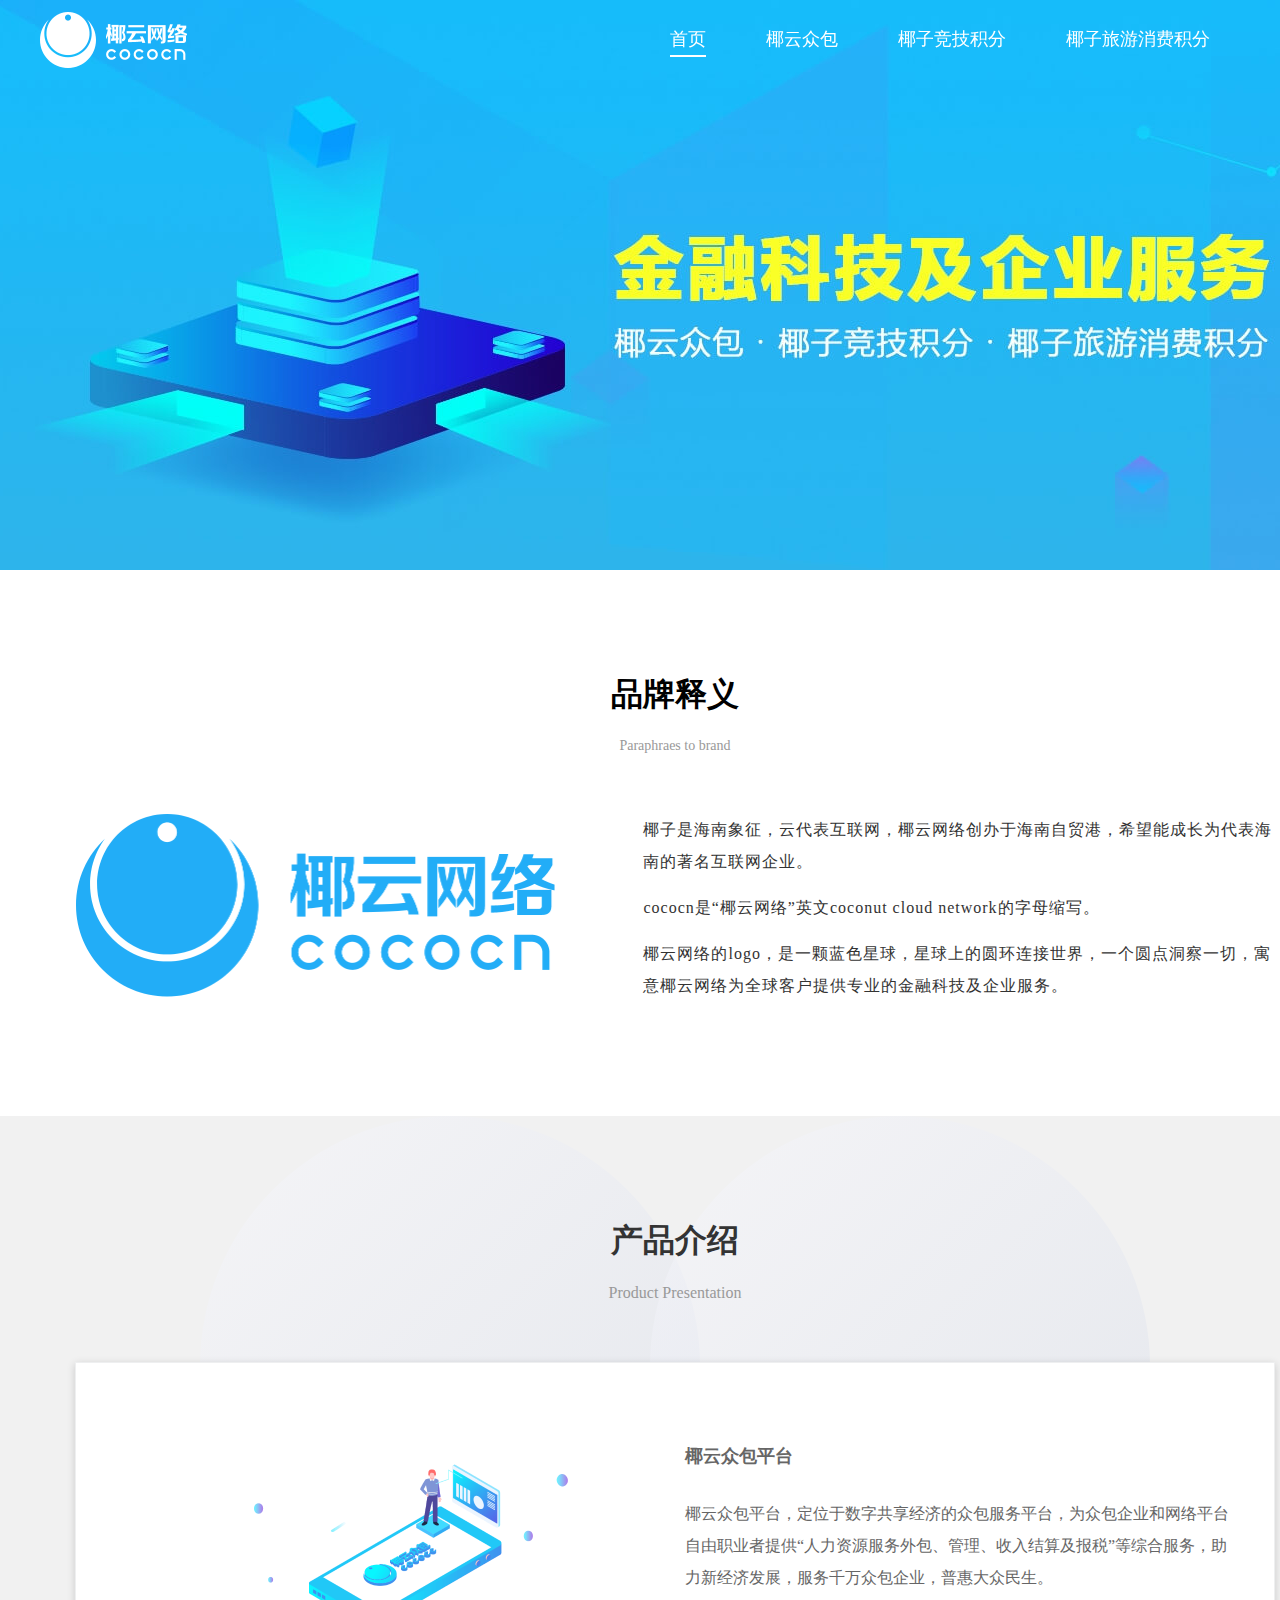
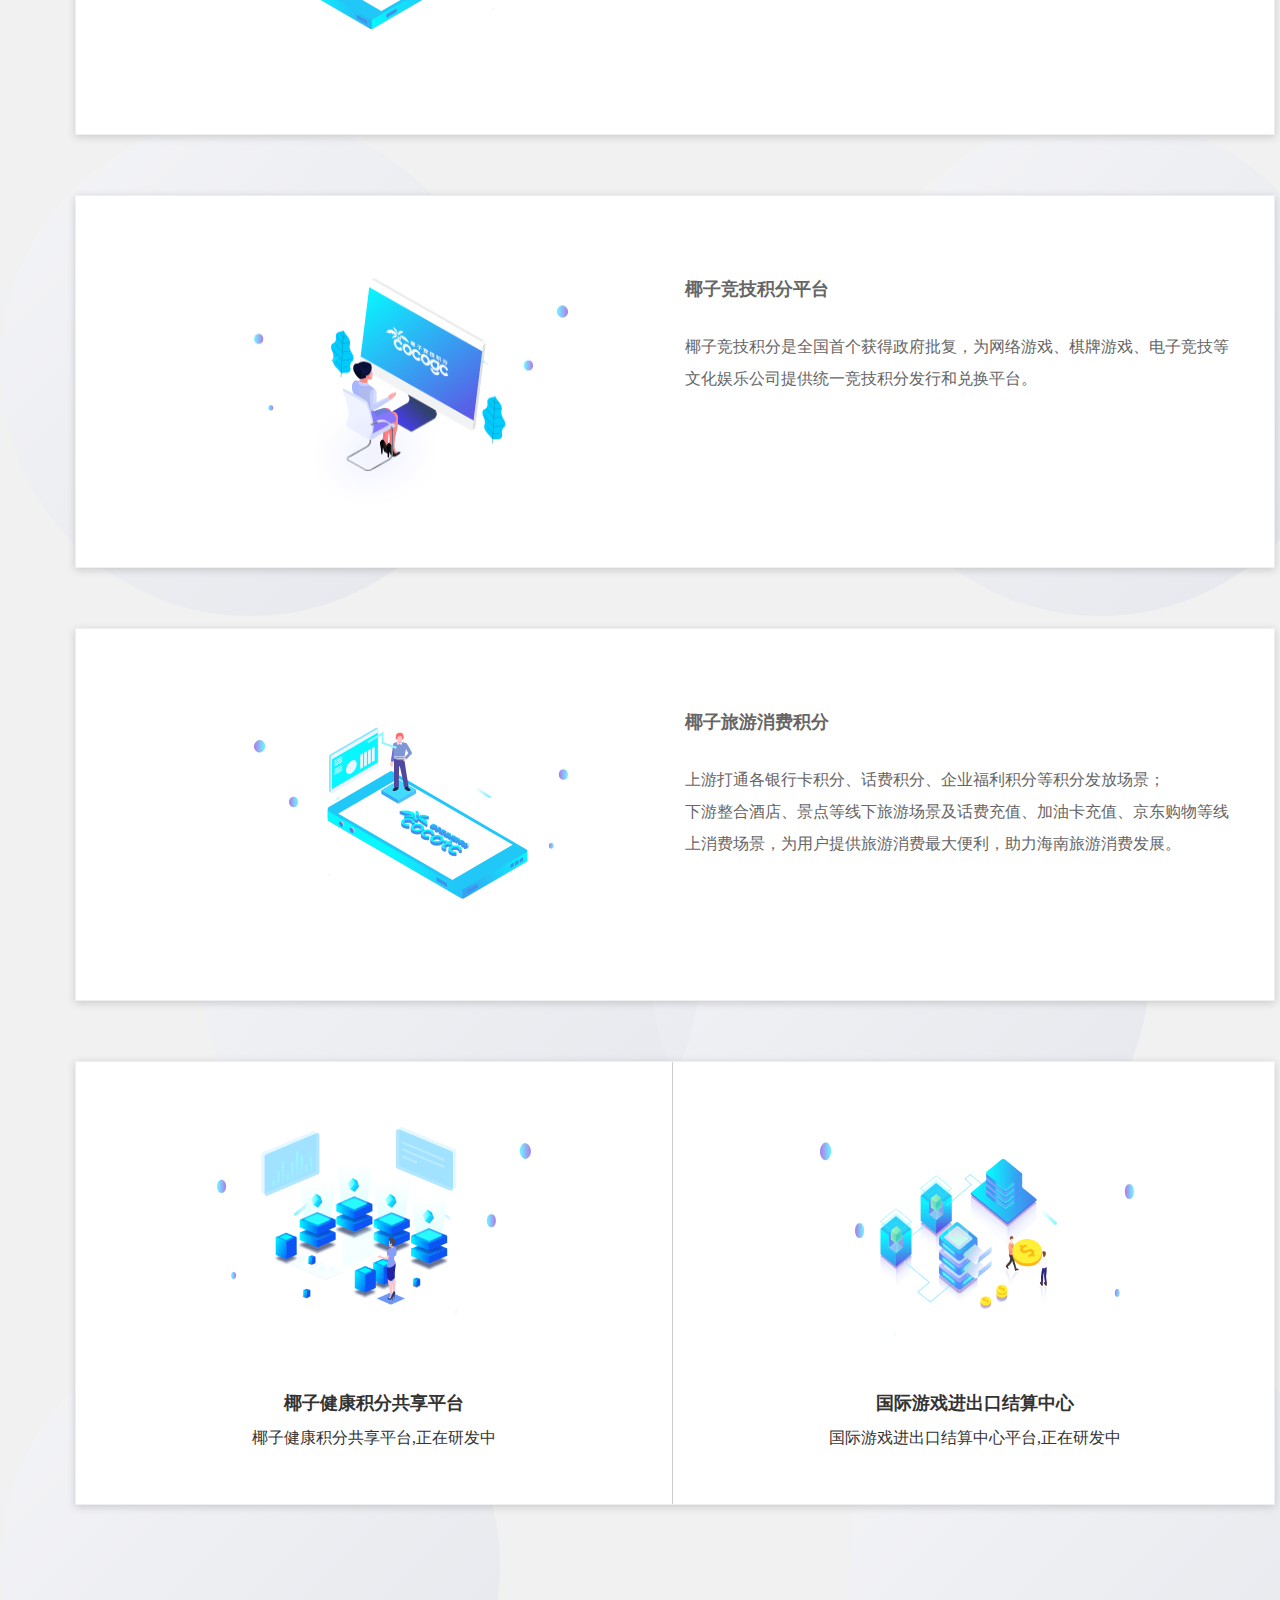
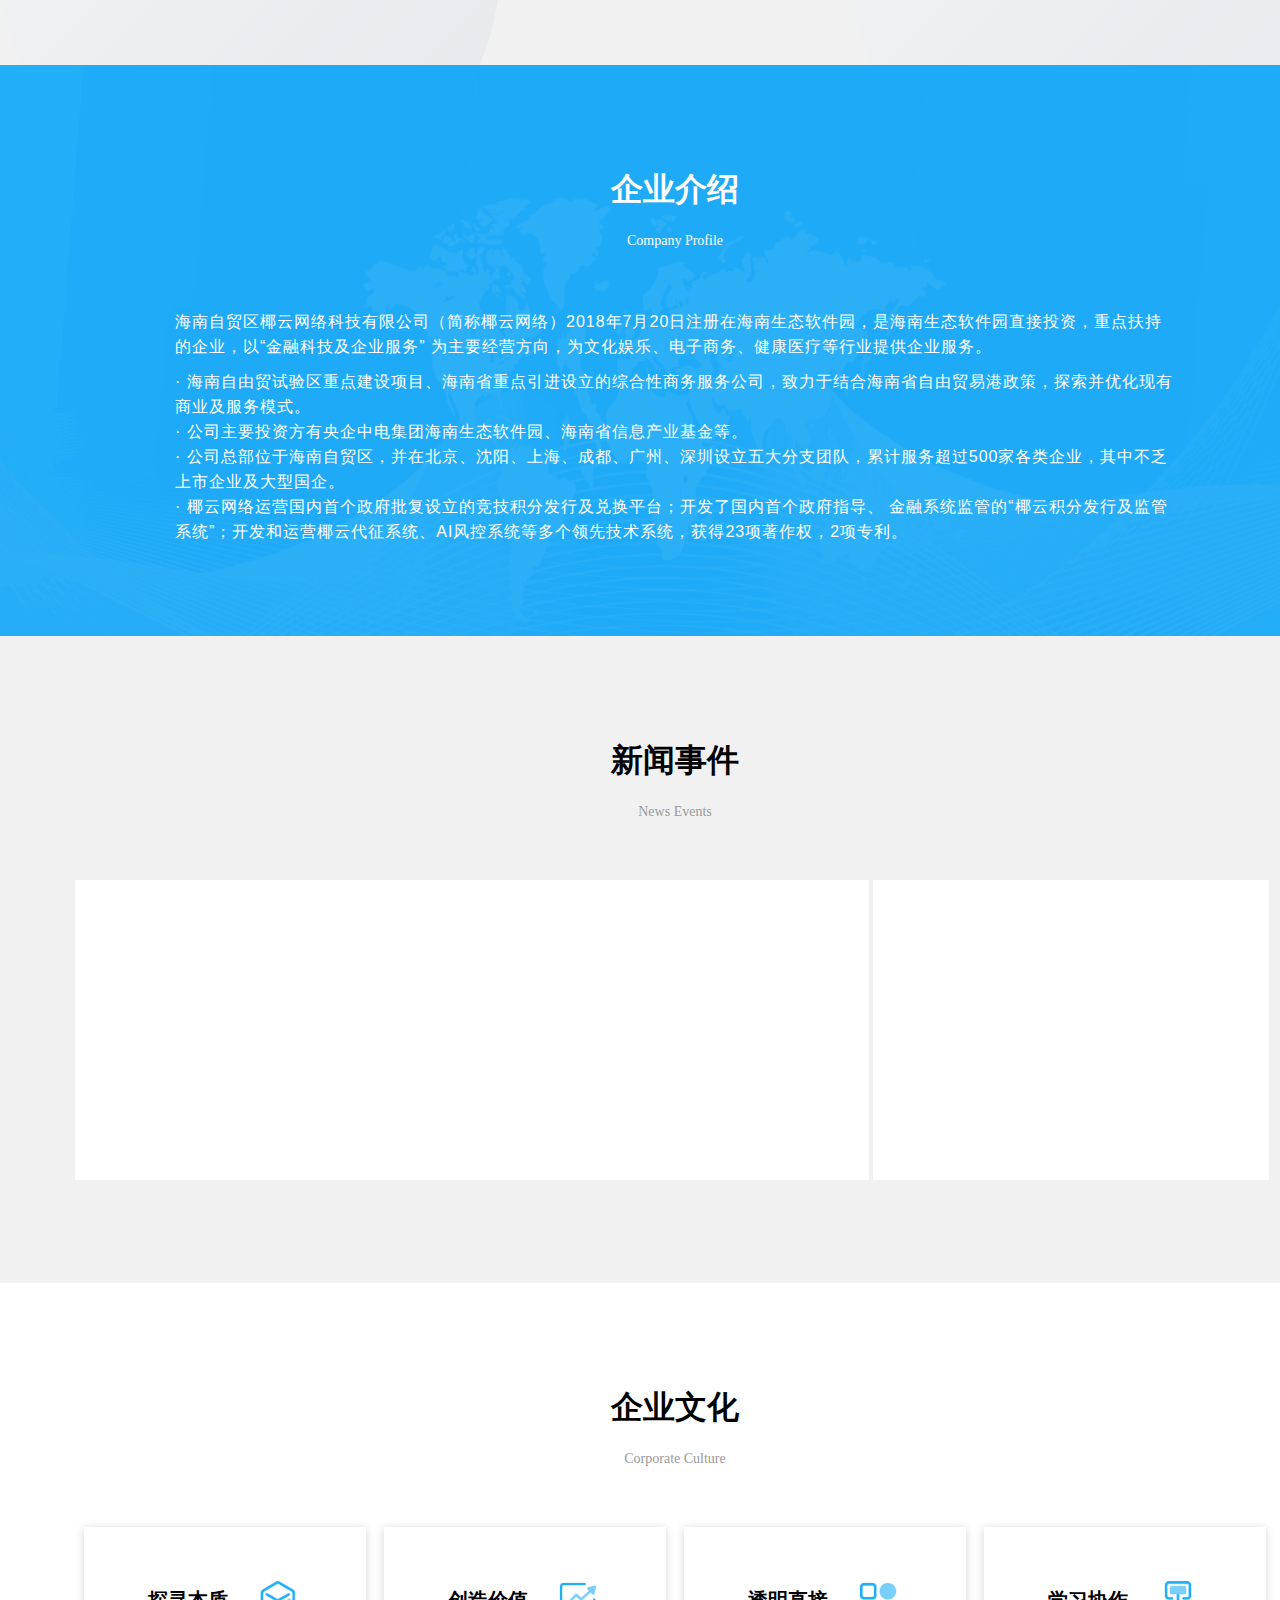
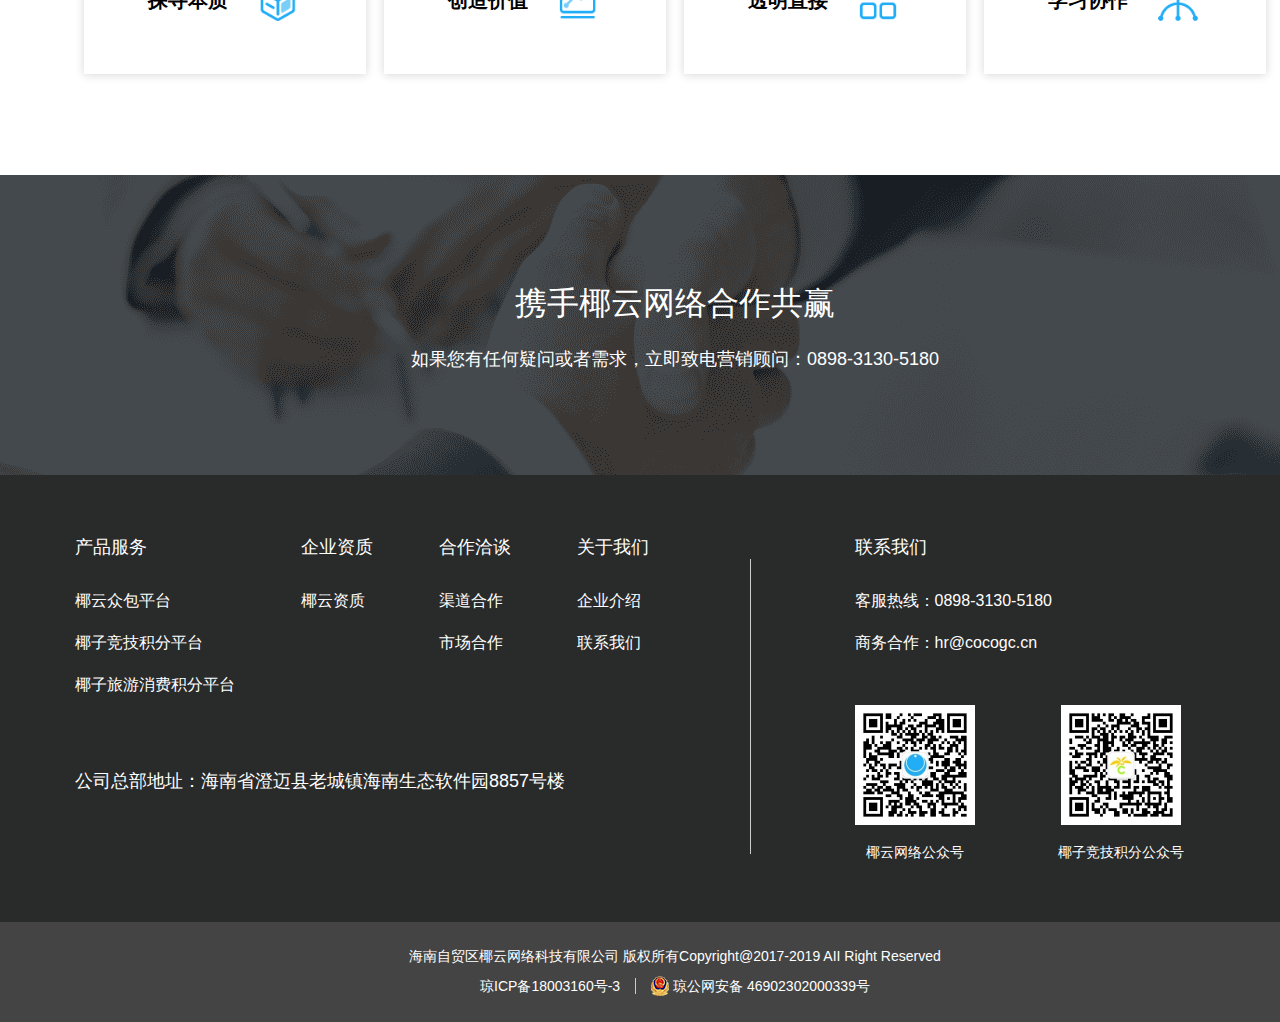
<file: 网络/index.html>
<!DOCTYPE html>
<html lang="en">
<head>
  <title>椰云网络</title>
  <meta charset="UTF-8">
  <meta name="viewport" content="width=device-width, user-scalable=yes">
  <meta name="format-detection" content="telephone=no,email=no,address=no">
  <meta name="Keywords" content="椰云网络，椰云众包，椰子竞技积分，椰子旅游消费积分,cococn">
  <meta name="description" content="椰云网络创办于海南自贸港，通过自主研发的产品：椰云众包平台，椰子竞技积分商城、椰子旅游消费积分商城等，为全球客户提供专业的金融科技及企业服务。" />
  <link rel="icon" href="bitbug_favicon.ico" type="image/x-icon" />
  <link href="css/common.css?_v=201912171545" rel="stylesheet">
  <link href="css/index.css?_v=201912171544" rel="stylesheet">
  <link href="css/swiper.min.css" rel="stylesheet">
  <meta http-equiv="Pragma" content="no-cache">
  <meta http-equiv="Cache-Control" content="no-cache">
  <meta http-equiv="Expires" content="0">
</head>
<body>
    <header id="header-nav">
        <a name="home" id="home"></a>
        <div class="nav-Bg">
            <div class="nav-Wrap">
                <div class="nav-inner">
                    <div class="logo">
                        <a href="javascript:void(0)">
                            <h1>椰云网络</h1>
                        </a>
                    </div>
                    <ul class="nav-list">
                        <li >
                            <a href="javascript:void(0)" class="activeNav">首页</a>
                        </li>
                        <li>
                            <a href="https://c.cococn.com" target="_blank">椰云众包</a>
                        </li>
                        <li>
                            <a href="https://g.cococn.com" target="_blank">椰子竞技积分</a>
                        </li>
                        <li>
                            <a href="https://t.cococn.com" target="_blank">椰子旅游消费积分</a>
                        </li>
                    </ul>
                </div>
            </div>

            <div class="swiper-container">
              <div class="swiper-wrapper">
                  <div class="swiper-slide banner-slide01">
                      <div class="banner_slide01"></div>
                  </div>
              </div>
              <div class="swiper-pagination"></div>
              <div class="swiper-button-prev nav-swiperBntP"></div>
              <div class="swiper-button-next nav-swiperBntN"></div>
            </div>
    </header>

    <section id="Brand">
      <div class="brand-wrap scroll-hidden">
        <h2>品牌释义</h2>
        <p class="dec">Paraphraes to brand</p>
        <div>
          <img src="./images/logo_b.png" alt="" class="">
          <div class="info">
            <p>椰子是海南象征，云代表互联网，椰云网络创办于海南自贸港，希望能成长为代表海南的著名互联网企业。</p>
            <p>cococn是“椰云网络”英文coconut cloud network的字母缩写。</p>
            <p>椰云网络的logo，是一颗蓝色星球，星球上的圆环连接世界，一个圆点洞察一切，寓意椰云网络为全球客户提供专业的金融科技及企业服务。</p>
          </div>
        </div>
      </div>
    </section>

    <section id="Product">
      <div class="product-wrap">
        <h2 >产品介绍</h2>
        <p class="dec">Product Presentation</p>
        <ul>
          <li>
            <a href="https://c.cococn.com">
              <img src="./images/cpjs_1.png" alt="">
              <div>
                <h3>椰云众包平台</h3>
                <p>椰云众包平台，定位于数字共享经济的众包服务平台，为众包企业和网络平台自由职业者提供“人力资源服务外包、管理、收入结算及报税”等综合服务，助力新经济发展，服务千万众包企业，普惠大众民生。</p>
                <span>详细介绍</span>
              </div>
            </a>
          </li>
          <li>
            <a href="https://g.cococn.com">
              <img src="./images/cpjs_2.png" alt="">
              <div>
                <h3>椰子竞技积分平台</h3>
                <p>椰子竞技积分是全国首个获得政府批复，为网络游戏、棋牌游戏、电子竞技等文化娱乐公司提供统一竞技积分发行和兑换平台。</p>
                <span>详细介绍</span>
              </div>
            </a>
          </li>
          <li>
            <a href="https://t.cococn.com">
              <img src="./images/cpjs_3.png" alt="">
              <div>
                <h3>椰子旅游消费积分</h3>
                <p>上游打通各银行卡积分、话费积分、企业福利积分等积分发放场景；</p>
                <p>下游整合酒店、景点等线下旅游场景及话费充值、加油卡充值、京东购物等线上消费场景，为用户提供旅游消费最大便利，助力海南旅游消费发展。</p>
                <span>详细介绍</span>
              </div>
            </a>
          </li>
          <li class="li-4">
            <div>
                <img src="./images/cpjs_4.png" alt="">
                <h3>椰子健康积分共享平台</h3>
                <p>椰子健康积分共享平台,正在研发中</p>
            </div>
            <div>
                <img src="./images/cpjs_5.png" alt="">
                <h3>国际游戏进出口结算中心</h3>
                <p>国际游戏进出口结算中心平台,正在研发中</p>
            </div>
          </li>
        </ul>
      </div>
      <div class="bg-circle">
          <div class="cricle01"></div>
          <div class="cricle02"></div>
          <div class="cricle03"></div>
          <div class="cricle04"></div>
          <div class="cricle05"></div>
          <div class="cricle06"></div>
          <div class="cricle07"></div>
          <div class="cricle08"></div>
      </div>
    </section>

    <section id="Profile">
      <div class="profile-wrap">
        <h2>企业介绍</h2>
        <p class="dec">Company Profile</p>
        <ul>
          <li>海南自贸区椰云网络科技有限公司（简称椰云网络）2018年7月20日注册在海南生态软件园，是海南生态软件园直接投资，重点扶持的企业，以“金融科技及企业服务” 为主要经营方向，为文化娱乐、电子商务、健康医疗等行业提供企业服务。</li>
          <li>· 海南自由贸试验区重点建设项目、海南省重点引进设立的综合性商务服务公司，致力于结合海南省自由贸易港政策，探索并优化现有商业及服务模式。</li>
          <li>· 公司主要投资方有央企中电集团海南生态软件园、海南省信息产业基金等。</li>
          <li>· 公司总部位于海南自贸区，并在北京、沈阳、上海、成都、广州、深圳设立五大分支团队，累计服务超过500家各类企业，其中不乏上市企业及大型国企。</li>
          <li>· 椰云网络运营国内首个政府批复设立的竞技积分发行及兑换平台；开发了国内首个政府指导、 金融系统监管的“椰云积分发行及监管系统”；开发和运营椰云代征系统、AI风控系统等多个领先技术系统，获得23项著作权，2项专利。</li>   
        </ul>
      </div>
    </section>

    <section id="News">
        <div class="contenHid" style="display:none"></div>
      <div class="news-wrap">
        <h2>新闻事件</h2>
        <p class="dec">News Events</p>
        <div class="news-info">
            <div class="swiper-container news-left">
                <div class="swiper-wrapper news-wrapper">
                </div>
                <div class="swiper-pagination"></div>
                <div class="swiper-button-prev nav-swiperBntP"></div>
                <div class="swiper-button-next nav-swiperBntN"></div>
            </div>
            <ul class="news-right">
            </ul>
        </div>
        <ul>
        </ul>
      </div>
    </section>

    <section id="Culture">
      <div class="culture-wrap">
        <h2>企业文化</h2>
        <p class="dec">Corporate Culture</p>
        <ul>
          <li>
            <div>探寻本质<img src="./images/qywh_1.png"/></div>
          </li>
          <li><div>创造价值<img src="./images/qywh_2.png"/></div></li>
          <li><div>透明直接<img src="./images/qywh_4.png"/></div></li>
          <li><div>学习协作<img src="./images/qywh_3.png"/></div></li>
        </ul>
      </div>
    </section>

    <section id="Consultation">
      <div class="consultate-wrap">
        <p>携手椰云网络合作共赢</p>
        <span class="consultation">如果您有任何疑问或者需求，立即致电营销顾问：0898-3130-5180</span>
      </div>
    </section>

    <footer id="footer">
      <div class="footer-wrap">
        <div class="footer-link">
          <div class="link-left">
          <dl class="dl-1">
              <dt>产品服务</dt>
              <dd>
                <ul>
                  <li><a href="https://c.cococn.com">椰云众包平台</a></li>
                  <li><a href="https://g.cococn.com">椰子竞技积分平台</a></li>
                  <li><a href="https://t.cococn.com">椰子旅游消费积分平台</a></li>
                </ul>
              </dd>
          </dl>
          <dl class="dl-2">
              <dt>企业资质</dt>
              <dd>
                <ul>
                  <li class="showZizhi"><a href="javascript:void(0)">椰云资质</a></li>
                </ul>
              </dd>
          </dl>
          <dl class="dl-3">
              <dt>合作洽谈</dt>
              <dd>
                <ul>
                  <li><a href="mailto:hr@cocogc.cn" title="hr@cocogc.cn">渠道合作</a></li>
                  <li><a href="mailto:hr@cocogc.cn" title="hr@cocogc.cn">市场合作</a></li>
                </ul>
              </dd>
          </dl>
          <dl class="dl-4">
              <dt>关于我们</dt>
              <dd>
                <ul>
                  <li><a href="about.html">企业介绍</a></li>
                  <li><a href="about.html">联系我们</a></li>
                </ul>
              </dd>
          </dl>
          <dl class="dl-5">
            <dt>公司总部地址：海南省澄迈县老城镇海南生态软件园8857号楼</dt>
          </dl>
          </div>
          <div class="link-right">
              <dl>
                <dt>联系我们</dt>
                <dd>
                  <ul>
                    <li>客服热线：0898-3130-5180</li>
                    <li>商务合作：hr@cocogc.cn</li>
                  </ul>
                </dd>
              </dl>
              <div> 
                <div class="public">
                  <img src="./images/yywl_wc.png" alt="">
                  <p>椰云网络公众号</p>
                </div>
                <div class="public">
                    <img src="./images/yyjf_wc.png" alt="">
                  <p>椰子竞技积分公众号</p>
                </div>
              </div>
          </div>
        </div>
      </div>

    <div class="footer-bottom">
      <p>海南自贸区椰云网络科技有限公司 版权所有Copyright@2017-2019 AII Right Reserved</p>
      <p class="beianWrap">
        <a href="http://www.beian.miit.gov.cn" target="_Blank" class="beian">琼ICP备18003160号-3</a>
        <a target="_blank" href="http://www.beian.gov.cn/portal/registerSystemInfo?recordcode=46902302000339">
          <img src="images/police.png" style="vertical-align: bottom;margin-right: 3px;"/>琼公网安备 46902302000339号
        </a>
      </p>

    </div>
  </footer>
  <div class="zizhi-wrap">
    <div class="zizhi">
        <span class="close">×</span>
        <div class="title">提示</div>
        <div class="content">如果您需要查看对应的资质信息，请进一步联系我们：0898-3130-5180 或加微信：18500233362</div>
        <div class="bnt"><span>确定</span></div>
    </div>
  </div>
</body>
<script src="js/jquery-1.11.3.min.js"></script>
<script src="js/swiper.min.js"></script>
<script src="js/index.js?_v=201912041806"></script>
</html>
</file>
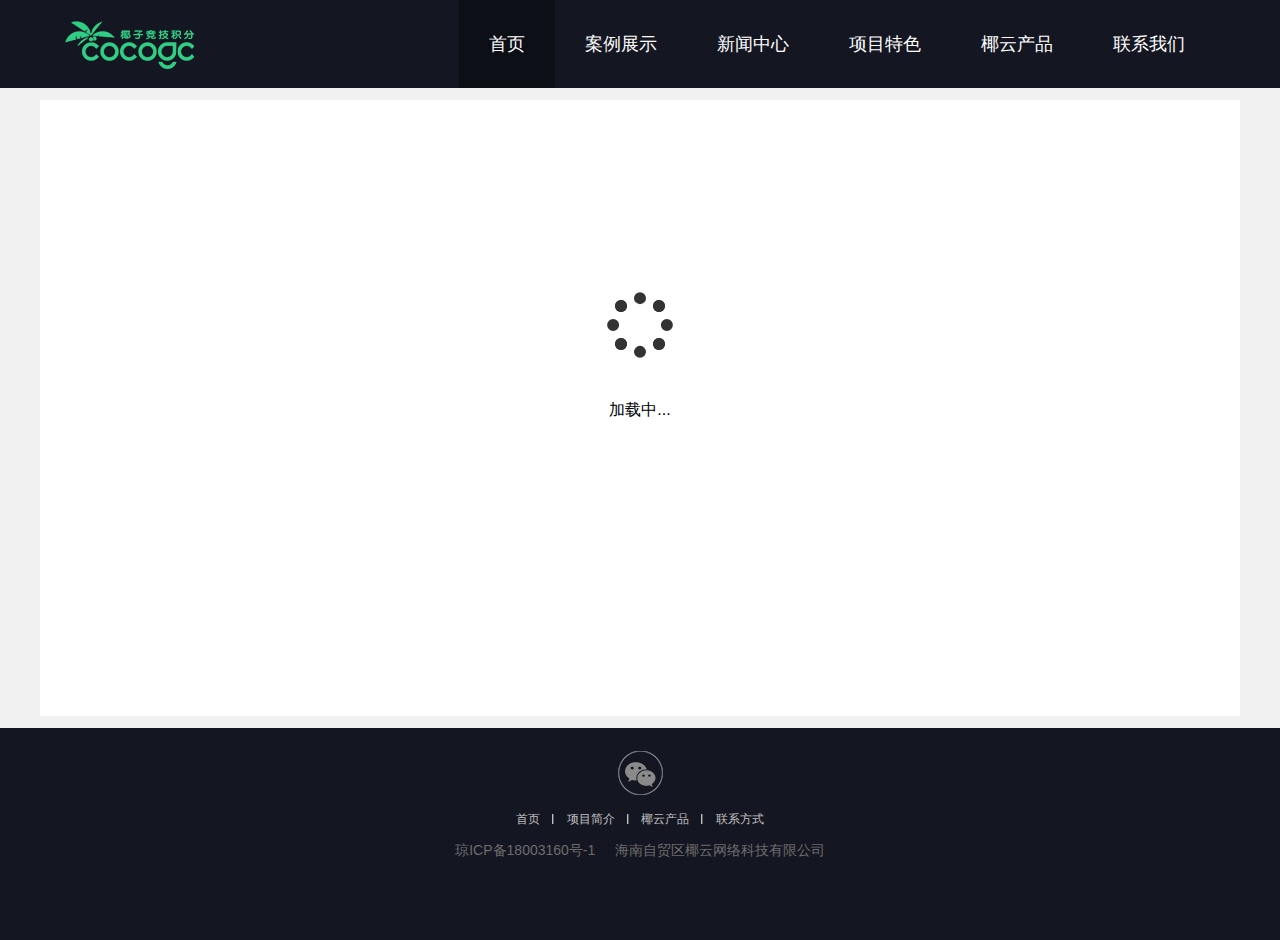
<file: 竞技积分/articel.html>
<!DOCTYPE html>
<html lang="en">

<head>
    <title>椰子竞技积分</title>
    <meta charset="UTF-8">
    <meta name="viewport" content="width=device-width, user-scalable=yes">
    <meta name="format-detection" content="telephone=no,email=no,address=no">
    <link rel="icon" href="bitbug_favicon.ico" type="image/x-icon" />
    <link href="css/style.min.css?_v=202002281625" rel="stylesheet">
</head>

<body style="position:relative">
    <!-- 头部 -->
    <header id="header-nav" style="width:100%;height:88px;">
        <a name="home" id="home"></a>
        <div class="nav-Bg" style="min-width: 1200px;">
            <div class="nav-Wrap" style="background:#141621">
                <div class="nav-inner">
                    <div class="logoa">
                        <a href="index.html">
                            <h1>椰子竞技积分</h1>
                        </a>
                    </div>
                    <ul class="nav-list">
                        <li class="activeNav">
                            <a href="index.html">首页</a>
                        </li>
                        <li>
                            <a href="index.html">案例展示</a>
                        </li>
                        <li>
                            <a href="index.html">新闻中心</a>
                        </li>
                        <li>
                            <a href="index.html">项目特色</a>
                        </li>
                        <li>
                            <a href="index.html">椰云产品</a>
                        </li>
                        <li>
                            <a href="index.html">联系我们</a>
                        </li>
                    </ul>
                </div>
            </div>
    </header>

    <div class="article">
        <div class="load">
            <div class="spinner">
                <div class="spinner-container container1">
                    <div class="circle1"></div>
                    <div class="circle2"></div>
                    <div class="circle3"></div>
                    <div class="circle4"></div>
                </div>
                <div class="spinner-container container2">
                    <div class="circle1"></div>
                    <div class="circle2"></div>
                    <div class="circle3"></div>
                    <div class="circle4"></div>
                </div>
                <div class="spinner-container container3">
                    <div class="circle1"></div>
                    <div class="circle2"></div>
                    <div class="circle3"></div>
                    <div class="circle4"></div>
                </div>
            </div>
            <p>加载中...</p>
        </div>
        <div class="art-contentWrap">
            <h2 class="art-Title"></h2>
            <p class="art-time">
                <span class="art-timeImg"></span>
                <span class="art-upTime"></span>
            </p>
            <article class="art-content"></article>

            <div class="shareWrap">
            </div>
            <div class="art-page">
                <p class="page-clickP"></p>
                <p class="page-clickN"></p>
            </div>
        </div>

    </div>
    <!-- 底部 -->
    <footer id="footer">
        <div class="footer-wx">
            <div class="footer-wxg">
                <p class="footer-wxc">关注椰子竞技积分</p>
            </div>
        </div>
        <ul class="footer-nav">
            <li><a href="index.html">首页</a></li>
            <li><a href="index.html">项目简介</a></li>
            <li><a href="index.html">椰云产品</a></li>
            <li><a href="index.html">联系方式</a></li>
        </ul>
        <p class="footer-record">琼ICP备18003160号-1 &nbsp;&nbsp;&nbsp; 海南自贸区椰云网络科技有限公司</p>
    </footer>
</body>


<script src="js/jquery-1.11.3.min.js"></script>

<script>
    $(function () {
        new articel();
        function articel() {
            // 生产地址
            this.apiUrl = "https://api.cocogc.cn/"

            var ua = navigator.userAgent;
            var ipad = ua.match(/(iPad).*OS\s([\d_]+)/),
            isIphone =!ipad && ua.match(/(iPhone\sOS)\s([\d_]+)/),
            isAndroid = ua.match(/(Android)\s+([\d.]+)/);

            if(isAndroid||isIphone||ipad){
                var articleH = window.innerHeight - $('.nav-Wrap').height() - $('#footer').height()-146;
                $('.article').css('min-height',articleH)
            }

            this.noticeId = window.location.search.split("?")[1];
            this.newsInfo = function (noticeId) {
                $.ajax({
                    type: "GET",
                    url: this.apiUrl + "news/newsInfo/" + noticeId,
                    contentType: 'application/json',
                    dataType: "json",
                    beforeSend: function () {
                        $(".load").show();
                        $(".art-contentWrap").hide()
                    },
                    success: function (result) {
                        var data = result.data;
                        if (data.prevId != null) {
                            var htmlP = `<a href="articel.html?${data.prevId}">上一篇：<span class="art-pageP">${data.prevTitle}</span></a>`
                            $('.page-clickP').append(htmlP)
                        }
                        if (data.nextId != null) {
                            var htmlN = `<a href="articel.html?${data.nextId}">下一篇：<span class="art-pageP">${data.nextTitle}</span></a>`
                            $('.page-clickN').append(htmlN)
                        }
                        if (data != null) {
                            $(".load").hide();
                            $('title').text(data.noticeTitle);
                            $('.art-Title').text(data.noticeTitle);
                            $('.art-upTime').text(data.createTime);
                            $('.art-content').html(data.noticeContent);
                            $(".art-contentWrap").show();
                        }
                    },
                    error: function (result) {

                    }
                });
            }

            this.newsInfo(this.noticeId);
            //显示微信公众号
            $(".footer-wx").hover(function () {
                $(".footer-wxg").show();
            }, function () {
                $(".footer-wxg").hide();
            })
        }
    })

</script>
</body>

</html>
</file>
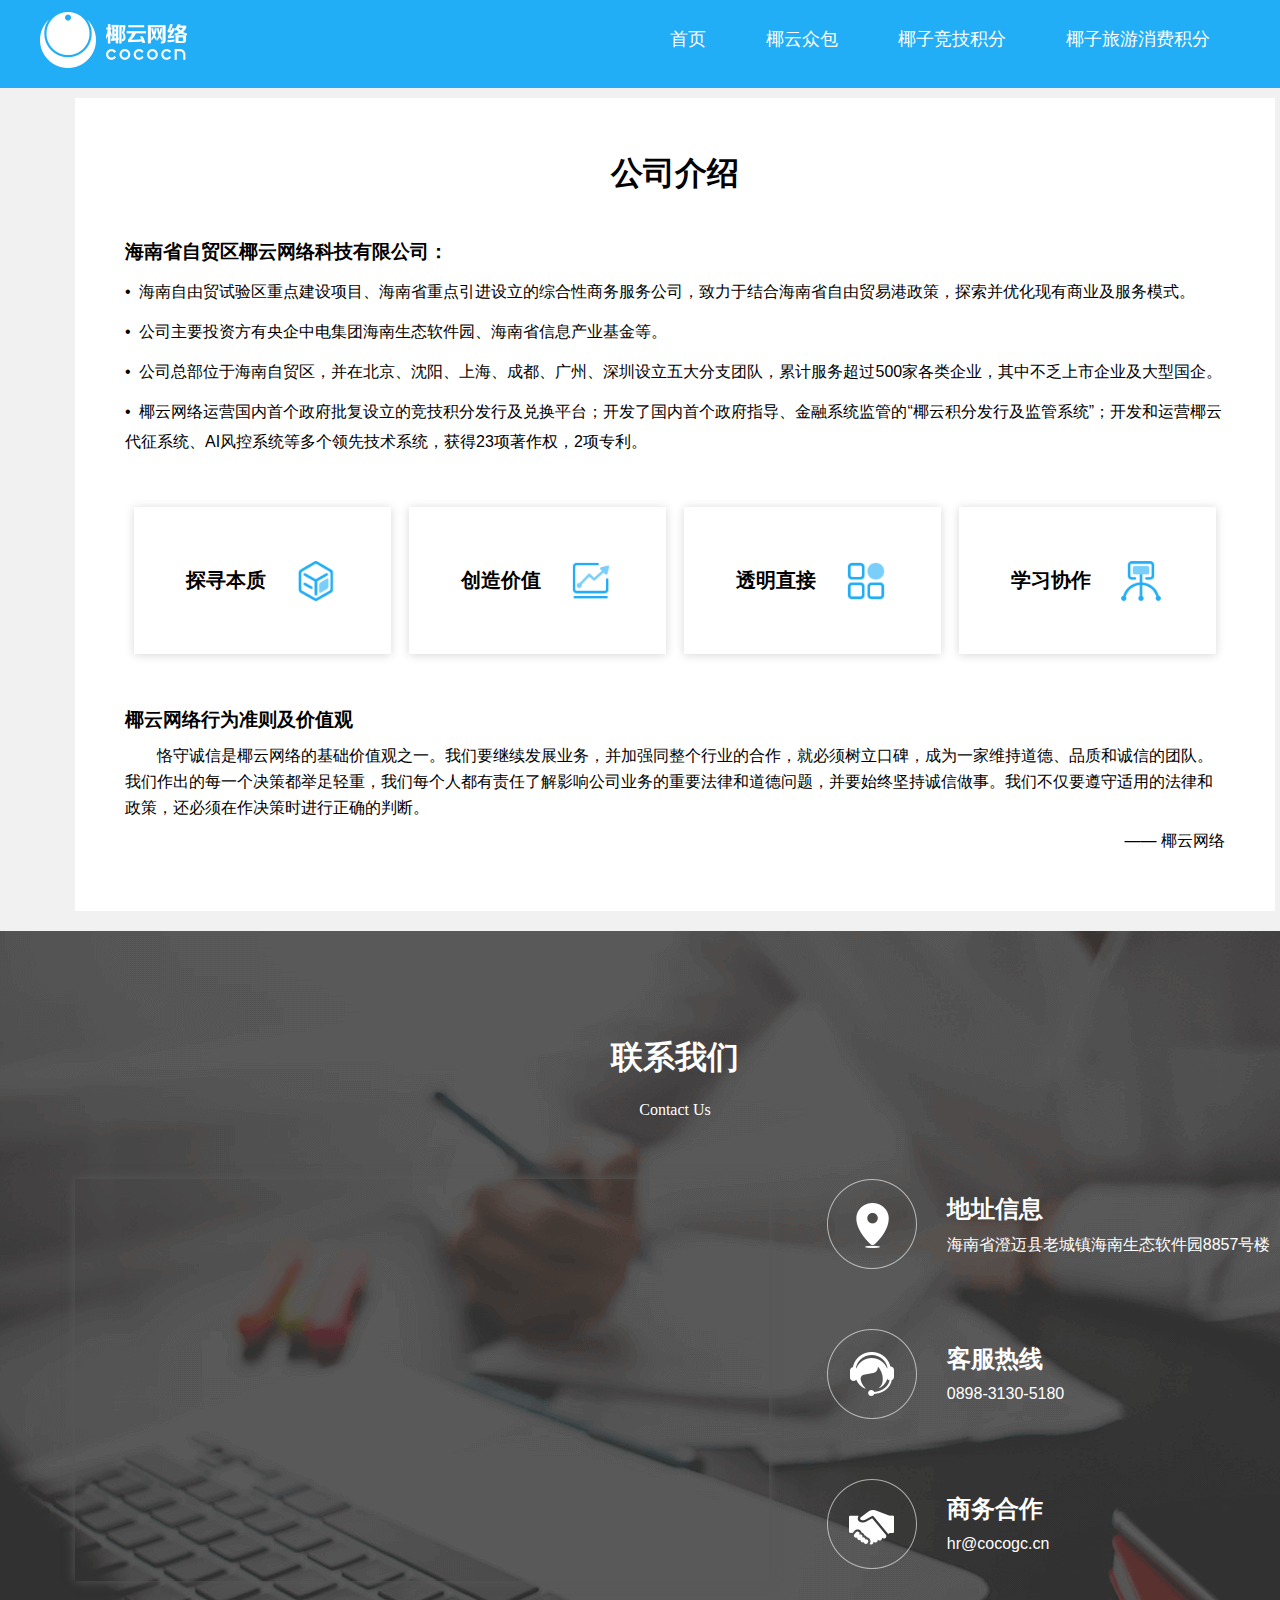
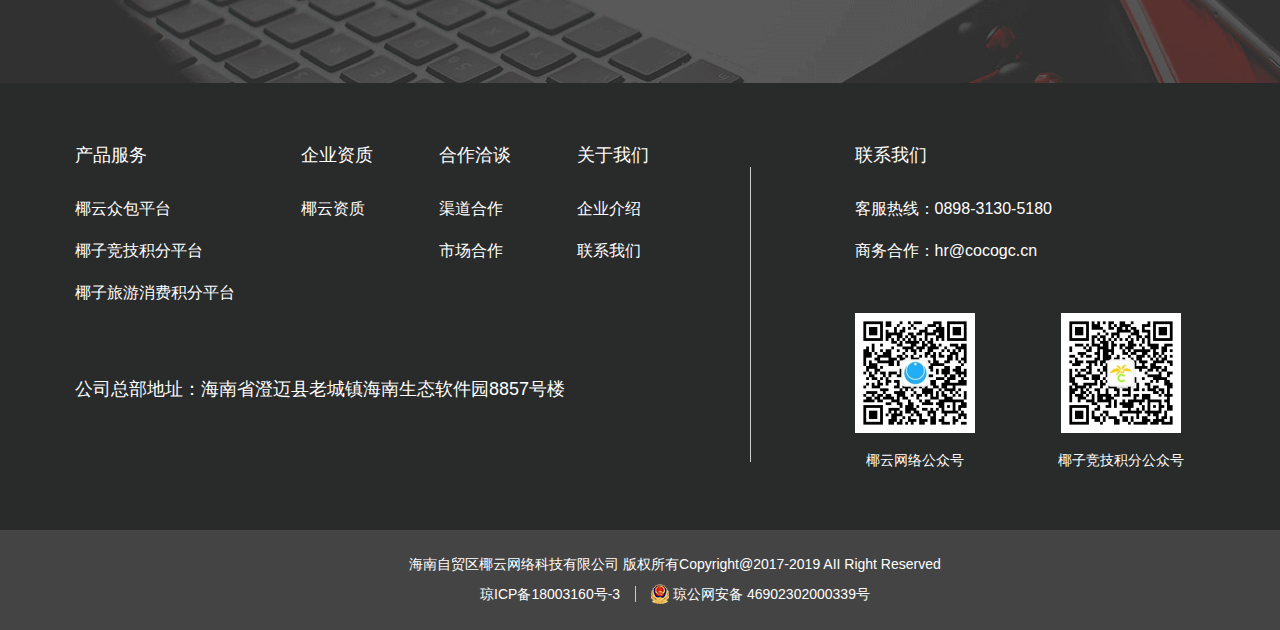
<file: 网络/about.html>
<!DOCTYPE html>

<html lang="en">
  <head>
    <title>椰云网络</title>
    <meta charset="UTF-8">
    <meta name="viewport" content="width=device-width, user-scalable=yes">
    <meta name="format-detection" content="telephone=no,email=no,address=no">
    <meta name="Keywords" content="椰云网络，椰云众包，椰子竞技积分，椰子旅游消费积分,cococn">
    <meta name="description" content="椰云网络创办于海南自贸港，通过自主研发的产品：椰云众包平台，椰子竞技积分商城、椰子旅游消费积分商城等，为全球客户提供专业的金融科技及企业服务。" />
    <link rel="icon" href="bitbug_favicon.ico" type="image/x-icon" />
    <link href="css/about.css?_v=201912171544" rel="stylesheet">
    <link href="css/common.css?_v=201912171544" rel="stylesheet">
    <meta http-equiv="Pragma" content="no-cache">
    <meta http-equiv="Cache-Control" content="no-cache">
    <meta http-equiv="Expires" content="0">
  </head>
  <body>
  <header id="header-nav">
    <a name="home" id="home"></a>
    <div class="nav-Wrap" style="background: #22adf7;">
      <div class="nav-inner">
          <div class="logo">
              <a href="index.html">
                  <h1>椰云网络</h1>
              </a>
          </div>
          <ul class="nav-list">
              <li >
                  <a href="index.html">首页</a>
              </li>
              <li>
                  <a href="https://c.cococn.com">椰云众包</a>
              </li>
              <li>
                  <a href="https://g.cococn.com">椰子竞技积分</a>
              </li>
              <li>
                  <a href="https://t.cococn.com">椰子旅游消费积分</a>
              </li>
          </ul>
      </div>
    </header>

<!-- 文章 -->
    <article class="about-articel">
      <div class="about-company">
        <div class="about-content">
            <h2>公司介绍</h2>
            <dl>
              <dt><h3>海南省自贸区椰云网络科技有限公司：</h3></dt>
              <dd>
                <ul>
                  <li>•&nbsp;&nbsp;海南自由贸试验区重点建设项目、海南省重点引进设立的综合性商务服务公司，致力于结合海南省自由贸易港政策，探索并优化现有商业及服务模式。</li>
                  <li>•&nbsp;&nbsp;公司主要投资方有央企中电集团海南生态软件园、海南省信息产业基金等。</li>
                  <li>•&nbsp;&nbsp;公司总部位于海南自贸区，并在北京、沈阳、上海、成都、广州、深圳设立五大分支团队，累计服务超过500家各类企业，其中不乏上市企业及大型国企。</li>
                  <li>•&nbsp;&nbsp;椰云网络运营国内首个政府批复设立的竞技积分发行及兑换平台；开发了国内首个政府指导、金融系统监管的“椰云积分发行及监管系统”；开发和运营椰云代征系统、AI风控系统等多个领先技术系统，获得23项著作权，2项专利。</li>
                </ul>
              </dd>
            </dl>
        </div>
        <div class="culture">
          <ul class="culture-wrap">
            <li><div>探寻本质<img src="./images/qywh_1.png"/></div></li>
            <li><div>创造价值<img src="./images/qywh_2.png"/></div></li>
            <li><div>透明直接<img src="./images/qywh_4.png"/></div></li>
            <li><div>学习协作<img src="./images/qywh_3.png"/></div></li>
          </ul>
        </div>
        <h3>椰云网络行为准则及价值观</h3>
        <p class="behavior">恪守诚信是椰云网络的基础价值观之一。我们要继续发展业务，并加强同整个行业的合作，就必须树立口碑，成为一家维持道德、品质和诚信的团队。我们作出的每一个决策都举足轻重，我们每个人都有责任了解影响公司业务的重要法律和道德问题，并要始终坚持诚信做事。我们不仅要遵守适用的法律和政策，还必须在作决策时进行正确的判断。</p>
        <p class="behaviorFrom">—— 椰云网络</p>
    </div>
    </article>
    <div id="location">
      <div class="locationWrap">
          <h2>联系我们</h2>
          <p class="dec">Contact Us</p>
          <div style="width:694px;height:402px;box-shadow:#585858 0px 0px 10px;font-size:12px" id="map"></div>  
          <ul>
            <li>
              <img src="./images/map_1.png">
              <div>
                <h4>地址信息</h4>
                <p>海南省澄迈县老城镇海南生态软件园8857号楼</p>
              </div>
            </li>
            <li>
              <img src="./images/map_2.png">
              <div>
                  <h4>客服热线</h4>
                <p>0898-3130-5180</p>
              </div>
            </li>
            <li>
              <img src="./images/map_3.png">
              <div>
                <h4>商务合作</h4>
                <p>hr@cocogc.cn</p>
              </div>
            </li>
          </ul>
      </div>
    </div>

  <!-- 底部 -->
  <footer id="footer">
    <div class="footer-wrap">
      <div class="footer-link">
        <div class="link-left">
        <dl class="dl-1">
            <dt>产品服务</dt>
            <dd>
              <ul>
                <li><a href="https://c.cococn.com">椰云众包平台</a></li>
                <li><a href="https://g.cococn.com">椰子竞技积分平台</a></li>
                <li><a href="https://t.cococn.com">椰子旅游消费积分平台</a></li>
              </ul>
            </dd>
        </dl>
        <dl class="dl-2">
            <dt>企业资质</dt>
            <dd>
              <ul>
                <li class="showZizhi"><a href="javascript:void(0)">椰云资质</a></li>
              </ul>
            </dd>
        </dl>
        <dl class="dl-3">
            <dt>合作洽谈</dt>
            <dd>
              <ul>
                <li><a href="mailto:hr@cocogc.cn" title="hr@cocogc.cn">渠道合作</a></li>
                <li><a href="mailto:hr@cocogc.cn" title="hr@cocogc.cn">市场合作</a></li>
              </ul>
            </dd>
        </dl>
        <dl class="dl-4">
            <dt>关于我们</dt>
            <dd>
              <ul>
                <li><a href="about.html">企业介绍</a></li>
                <li><a href="about.html">联系我们</a></li>
              </ul>
            </dd>
        </dl>
        <dl class="dl-5">
          <dt>公司总部地址：海南省澄迈县老城镇海南生态软件园8857号楼</dt>
        </dl>
        </div>
        <div class="link-right">
            <dl>
              <dt>联系我们</dt>
              <dd>
                <ul>
                  <li>客服热线：0898-3130-5180</li>
                  <li>商务合作：hr@cocogc.cn</li>
                </ul>
              </dd>
            </dl>
            <div> 
              <div class="public">
                <img src="./images/yywl_wc.png" alt="">
                <p>椰云网络公众号</p>
              </div>
              <div class="public">
                  <img src="./images/yyjf_wc.png" alt="">
                <p>椰子竞技积分公众号</p>
              </div>
            </div>
        </div>
      </div>
    </div>

  <div class="footer-bottom">
    <p>海南自贸区椰云网络科技有限公司 版权所有Copyright@2017-2019 AII Right Reserved</p>
    <p class="beianWrap">
      <a href="http://www.beian.miit.gov.cn" target="_Blank" class="beian">琼ICP备18003160号-3</a>
      <a target="_blank" href="http://www.beian.gov.cn/portal/registerSystemInfo?recordcode=46902302000339">
        <img src="images/police.png" style="vertical-align: bottom;margin-right: 3px;"/>琼公网安备 46902302000339号
      </a>
    </p>
  </div>
</footer>

  <div class="zizhi-wrap">
    <div class="zizhi">
        <span class="close">×</span>
        <div class="title">提示</div>
        <div class="content">如果您需要查看对应的资质信息，请进一步联系我们：0898-3130-5180 或加微信：18500233362</div>
        <div class="bnt"><span>确定</span></div>
    </div>
  </div>
  </body>
  
<script src="./js/jquery-1.11.3.min.js"></script>
<script type="text/javascript" src="https://api.map.baidu.com/api?key=&v=1.3&services=true&s=1"></script>
  <script>
  $(function () {
    new articel();
    function articel() {
        // 生产地址
        this.apiUrl = "https://api.cocogc.cn/";
        $(".close").on('click',function(){
            $(".zizhi-wrap").hide();
            $(".zizhi").css('transform','translateY(0px)');
        })
        $(".zizhi-wrap .bnt").on('click',function(){
            $(".zizhi-wrap").hide();
            $(".zizhi").css('transform','translateY(0px)');
        })
        $('.showZizhi').on('click',function(){
            $(".zizhi-wrap").show();
            $(".zizhi").show().css('transform','translateY(150px)');
        })

      function initMap(){
        createMap();//创建地图
        setMapEvent();//设置地图事件
        addMapControl();//向地图添加控件
        addMapOverlay();//向地图添加覆盖物
      }
      function createMap(){ 
        map = new BMap.Map("map"); 
        map.centerAndZoom(new BMap.Point(110.126402,19.959163),12);
      }
      function setMapEvent(){
        map.enableScrollWheelZoom();
        map.enableKeyboard();
        map.enableDragging();
        map.enableDoubleClickZoom()
      }
      function addClickHandler(target,window){
        target.addEventListener("click",function(){
          target.openInfoWindow(window);
        });
      }
      function addMapOverlay(){
          var markers = {content:"海南省澄迈县老城镇海南生态软件园8857号楼",title:"中国海南生态软件园",imageOffset: {width:-46,height:-21},position:{lat:19.952503,lng:110.127696}}
          var point = new BMap.Point(markers.position.lng,markers.position.lat);
          var circle = new BMap.Circle(point,60,{strokeColor:"blue", strokeWeight:2, strokeOpacity:0.5}); //创建圆
          var marker = new BMap.Marker(point,{icon:new BMap.Icon("http://api.map.baidu.com/lbsapi/createmap/images/icon.png",new BMap.Size(20,25),{
            imageOffset: new BMap.Size(markers.imageOffset.width,markers.imageOffset.height)
          })});
          var label = new BMap.Label(markers.title,{offset: new BMap.Size(-75,-40)});
          var opts = {
            width: 200,
            title: markers.title,
            enableMessage: false,
            offset : new BMap.Size(30, -30) 
          };
          var infoWindow = new BMap.InfoWindow(markers.content,opts);
          marker.setLabel(label);
          map.addOverlay(marker);
          map.addOverlay(circle);  
          addClickHandler(marker,infoWindow);
          label.setStyle({
            color : "#333",
            fontSize : "14px",
            height : "30px",
            lineHeight : "30px",
            fontFamily:"微软雅黑",
            padding:"2px 10px",
            'border-radius':"4px",
            'box-shadow':'0 0 10px #ccc',
            'font-weight':'blod',
            'border':'1px solid #fff'
          })
      }
      //向地图添加控件
      function addMapControl(){
        var scaleControl = new BMap.ScaleControl({anchor:BMAP_ANCHOR_BOTTOM_LEFT});
        scaleControl.setUnit(BMAP_UNIT_IMPERIAL);
        map.addControl(scaleControl);
        var navControl = new BMap.NavigationControl({anchor:BMAP_ANCHOR_TOP_LEFT,type:BMAP_NAVIGATION_CONTROL_LARGE});
        map.addControl(navControl);
      }
      var map;
      initMap();
    }
})

</script>
</html>
</file>
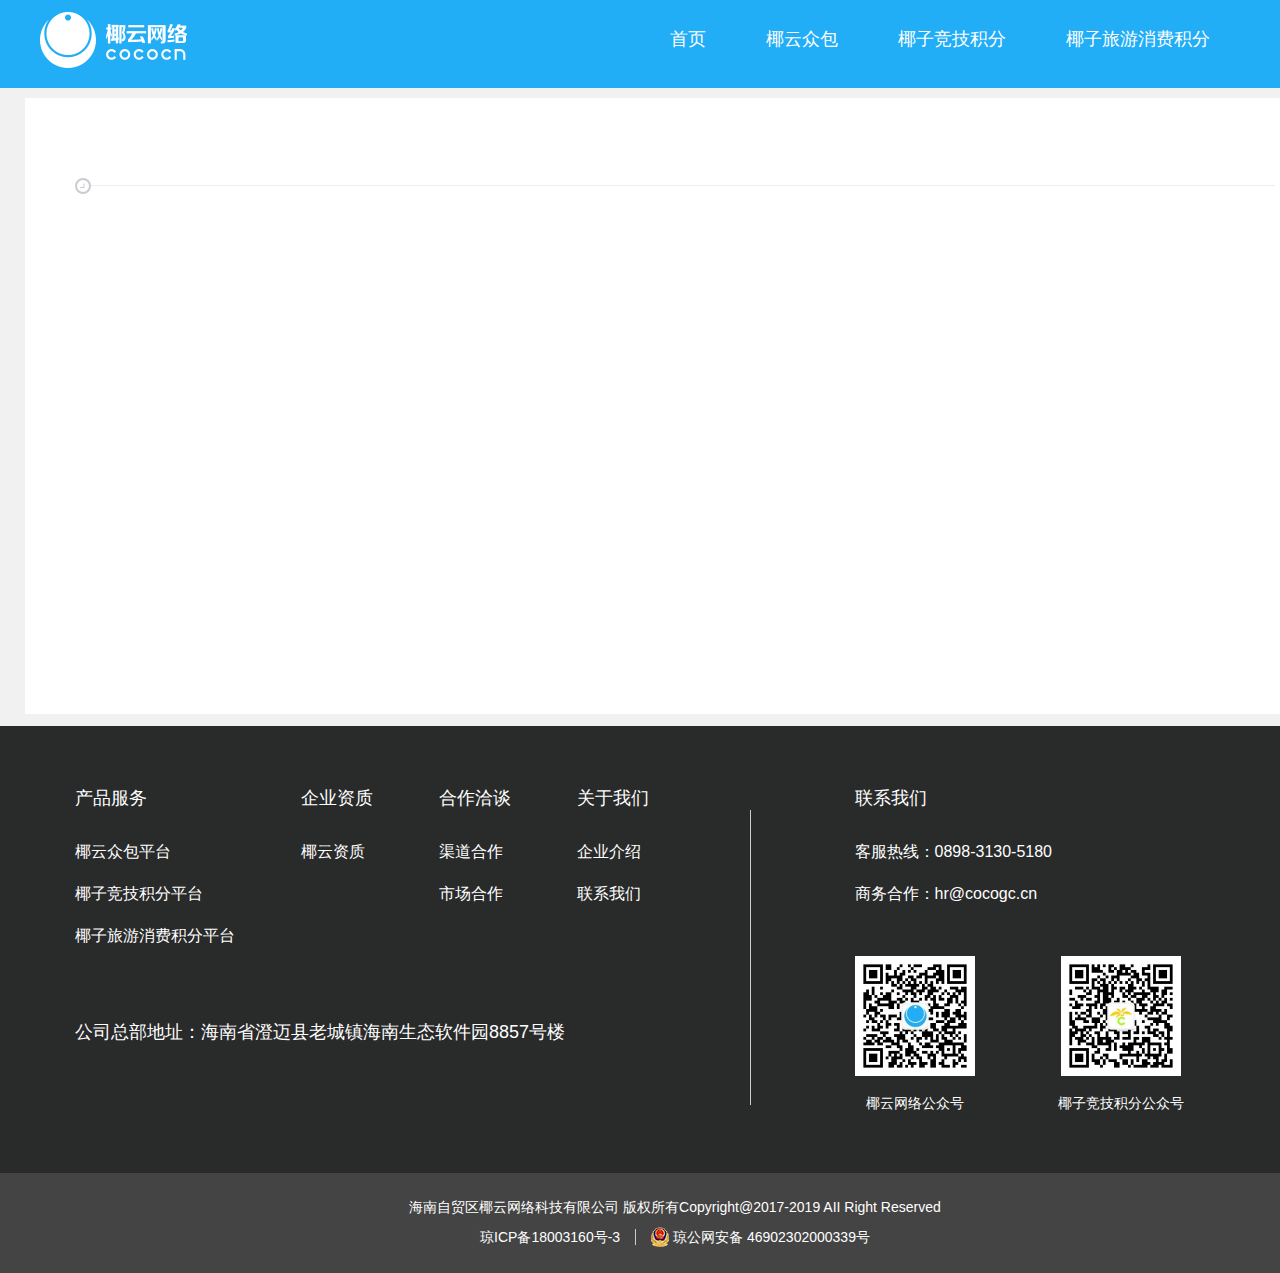
<file: 网络/articel.html>
<!DOCTYPE html>

<html lang="en">
  <head>
    <title>椰云网络</title>
    <meta charset="UTF-8">
    <meta name="viewport" content="width=device-width, user-scalable=yes">
    <meta name="format-detection" content="telephone=no,email=no,address=no">
    <meta name="Keywords" content="椰云网络，椰云众包，椰子竞技积分，椰子旅游消费积分,cococn">
    <meta name="description" content="椰云网络创办于海南自贸港，通过自主研发的产品：椰云众包平台，椰子竞技积分商城、椰子旅游消费积分商城等，为全球客户提供专业的金融科技及企业服务。" />
    <link rel="icon" href="bitbug_favicon.ico" type="image/x-icon" />
    <link href="css/common.css?_v=201912041805" rel="stylesheet">
    <link href="css/articel.css?_v=201912041805" rel="stylesheet">
    <meta http-equiv="Pragma" content="no-cache">
    <meta http-equiv="Cache-Control" content="no-cache">
    <meta http-equiv="Expires" content="0">
  </head>
  <body>
    <header id="header-nav">
      <a name="home" id="home"></a>
        <div class="nav-Wrap" style="background: #22adf7;">
          <div class="nav-inner">
              <div class="logo">
                  <a href="index.html">
                      <h1>椰云网络</h1>
                  </a>
              </div>
              <ul class="nav-list">
                  <li >
                      <a href="index.html">首页</a>
                  </li>
                  <li>
                      <a href="https://c.cococn.com">椰云众包</a>
                  </li>
                  <li>
                      <a href="https://g.cococn.com">椰子竞技积分</a>
                  </li>
                  <li>
                      <a href="https://t.cococn.com">椰子旅游消费积分</a>
                  </li>
              </ul>
          </div>
  </header>

  <!-- 文章内容 -->
  <div class="article">
    <div class="load">
        <div class="spinner">
            <div class="spinner-container container1">
                <div class="circle1"></div>
                <div class="circle2"></div>
                <div class="circle3"></div>
                <div class="circle4"></div>
            </div>
            <div class="spinner-container container2">
                <div class="circle1"></div>
                <div class="circle2"></div>
                <div class="circle3"></div>
                <div class="circle4"></div>
            </div>
            <div class="spinner-container container3">
                <div class="circle1"></div>
                <div class="circle2"></div>
                <div class="circle3"></div>
                <div class="circle4"></div>
            </div>
        </div>
        <p>加载中...</p>
    </div>
    <div class="art-contentWrap">
        <h2 class="art-Title"></h2>
        <p class="art-time">
            <span class="art-timeImg"></span>
            <span class="art-upTime"></span>
        </p>
        <article class="art-content"></article>
        <div class="art-page">
            <p class="page-clickP"></p>
            <p class="page-clickN"></p>
        </div>
    </div>

</div>

  <!-- 底部 -->
  <footer id="footer">
    <div class="footer-wrap">
      <div class="footer-link">
        <div class="link-left">
        <dl class="dl-1">
            <dt>产品服务</dt>
            <dd>
              <ul>
                <li><a href="https://c.cococn.com">椰云众包平台</a></li>
                <li><a href="https://g.cococn.com">椰子竞技积分平台</a></li>
                <li><a href="https://t.cococn.com">椰子旅游消费积分平台</a></li>
              </ul>
            </dd>
        </dl>
        <dl class="dl-2">
            <dt>企业资质</dt>
            <dd>
              <ul>
                <li class="showZizhi"><a href="javascript:void(0)">椰云资质</a></li>
              </ul>
            </dd>
        </dl>
        <dl class="dl-3">
            <dt>合作洽谈</dt>
            <dd>
              <ul>
                <li><a href="mailto:hr@cocogc.cn" title="hr@cocogc.cn">渠道合作</a></li>
                <li><a href="mailto:hr@cocogc.cn" title="hr@cocogc.cn">市场合作</a></li>
              </ul>
            </dd>
        </dl>
        <dl class="dl-4">
            <dt>关于我们</dt>
            <dd>
              <ul>
                <li><a href="about.html">企业介绍</a></li>
                <li><a href="about.html">联系我们</a></li>
              </ul>
            </dd>
        </dl>
        <dl class="dl-5">
          <dt>公司总部地址：海南省澄迈县老城镇海南生态软件园8857号楼</dt>
        </dl>
        </div>
        <div class="link-right">
            <dl>
              <dt>联系我们</dt>
              <dd>
                <ul>
                  <li>客服热线：0898-3130-5180</li>
                  <li>商务合作：hr@cocogc.cn</li>
                </ul>
              </dd>
            </dl>
            <div> 
              <div class="public">
                <img src="./images/yywl_wc.png" alt="">
                <p>椰云网络公众号</p>
              </div>
              <div class="public">
                  <img src="./images/yyjf_wc.png" alt="">
                <p>椰子竞技积分公众号</p>
              </div>
            </div>
        </div>
      </div>
    </div>

  <div class="footer-bottom">
    <p>海南自贸区椰云网络科技有限公司 版权所有Copyright@2017-2019 AII Right Reserved</p>
    <p class="beianWrap">
      <a href="http://www.beian.miit.gov.cn" target="_Blank" class="beian">琼ICP备18003160号-3</a>
      <a target="_blank" href="http://www.beian.gov.cn/portal/registerSystemInfo?recordcode=46902302000339">
        <img src="images/police.png" style="vertical-align: bottom;margin-right: 3px;"/>琼公网安备 46902302000339号
      </a>
    </p>
  </div>
  </footer>

  <div class="zizhi-wrap">
    <div class="zizhi">
        <span class="close">×</span>
        <div class="title">提示</div>
        <div class="content">如果您需要查看对应的资质信息，请进一步联系我们：0898-3130-5180 或加微信：18500233362</div>
        <div class="bnt"><span>确定</span></div>
    </div>
  </div>
  </body>

  <script src="./js/jquery-1.11.3.min.js"></script>
  <script>
  $(function () {
    new articel();
    function articel() {
        // 生产地址
        this.apiUrl = "https://api.cocogc.cn/";

        //移动端文章高度
        var ua = navigator.userAgent;
        var ipad = ua.match(/(iPad).*OS\s([\d_]+)/),
        isIphone =!ipad && ua.match(/(iPhone\sOS)\s([\d_]+)/),
        isAndroid = ua.match(/(Android)\s+([\d.]+)/);
        if(isAndroid||isIphone||ipad){
            var articleH = window.innerHeight - $('.nav-Wrap').height() - $('#footer').height()- 210;
            $('.article').css('min-height',articleH)
        }

        this.noticeId = window.location.search.split("?")[1].split('=')[1];
        this.newsInfo = function (noticeId) {
            $.ajax({
                type: "GET",
                url: this.apiUrl + "news/newsInfo/" + noticeId,
                contentType: 'application/json',
                dataType: "json",
                beforeSend: function () {
                    // $(".load").show();
                    $(".art-contentWrap").hide()
                },
                success: function (result) {
                    var data = result.data;
                    if (data.prevId != null) {
                        var htmlP = `<a href="articel.html?noticeId=${data.prevId}">上一篇：<span class="art-pageP">${data.prevTitle}</span></a>`
                        $('.page-clickP').append(htmlP)
                    }
                    if (data.nextId != null) {
                        var htmlN = `<a href="articel.html?noticeId=${data.nextId}">下一篇：<span class="art-pageP">${data.nextTitle}</span></a>`
                        $('.page-clickN').append(htmlN)
                    }
                    if (data != null) {
                        // $(".load").hide();
                        $('title').text(data.noticeTitle);
                        $('.art-Title').text(data.noticeTitle);
                        $('.art-upTime').text(data.createTime);
                        $('.art-content').html(data.noticeContent);
                        $(".art-contentWrap").show();
                    }
                },
                error: function (result) {
                }
            });
        }
        this.newsInfo(this.noticeId);
        $(".close").on('click',function(){
            $(".zizhi-wrap").hide();
            $(".zizhi").css('transform','translateY(0px)');
        })

        $(".zizhi-wrap .bnt").on('click',function(){
            $(".zizhi-wrap").hide();
            $(".zizhi").css('transform','translateY(0px)');
        })

        $('.showZizhi').on('click',function(){
            $(".zizhi-wrap").show();
            $(".zizhi").show().css('transform','translateY(150px)');
        })

    }
})

</script>
</html>
</file>
<file: 众包/css/index.css>
body,
ol,
ul,
h1,
h2,
h3,
h4,
h5,
h6,
p,
th,
td,
dl,
dd,
form,
fieldset,
legend,
input,
textarea,
select,
img,
span {
  margin: 0;
  padding: 0;
}
body {
  font: 14px "微软雅黑", "Arial Narrow", HELVETICA;
  background: #f1f1f1;
  width: 100%;
}
a {
  text-decoration: none;
  color: #666;
}
a:hover {
  text-decoration: none;
  color: #30CE84;
}
i,
em {
  font-style: normal;
}
b,
strong {
  font-weight: 100;
}
ul,
ol {
  list-style: none;
}
img {
  border: none;
}
input {
  outline: none;
}
.clear:after {
  content: '.';
  display: block;
  height: 0;
  clear: both;
  overflow: hidden;
  visibility: hidden;
}
html {
  width: 100%;
  height: 100%;
}
.swiper-button-prev {
  cursor: pointer;
}
html {
  min-width: 1300px;
}
/******************************************************  公用 **********************************************************/
h2 {
  font-size: 36px;
  font-weight: bold;
  color: #333333;
  text-align: center;
}
.desc {
  margin: 15px 0 80px 0;
  color: #999999;
  font-size: 16px;
  text-align: center;
}
.animate-hidden {
  transform: translateY(20px);
  transition: all 0.5s;
}
.animate-visible {
  transform: translateY(0);
  transition: all 0.5s;
}
.activeNav {
  color: #22ADF7 !important;
  border-bottom: 2px solid #22ADF7;
}
/******************************************************  头部 **********************************************************/
.nav-Bg {
  position: relative;
}
.nav-Bg img {
  width: 1920px;
}
.nav-Wrap {
  position: fixed;
  top: 0;
  right: 0;
  z-index: 1;
  width: 100%;
  z-index: 11;
  height: 79px;
}
.nav-Wrap .nav-list {
  height: 80px;
  float: right;
  font-size: 18px;
}
.nav-Wrap .nav-list li {
  float: left;
  padding: 30px 30px 0 30px;
}
.nav-Wrap .nav-list li a {
  color: #fff;
  cursor: pointer;
  display: block;
  padding-bottom: 4px;
}
.nav-Wrap .nav-list .login-zb {
  margin-top: -6px;
  padding: 30px 0 0 140px;
}
.nav-Wrap .nav-list .login-zb a {
  border-radius: 2px;
  background: #22adf7;
  color: #fff;
  font-size: 18px;
  padding: 8px 29px;
}
.nav-Wrap .nav-list .login-zb:hover a {
  border-bottom: none;
  color: #fff;
}
.nav-Wrap .logo,
.nav-Wrap .logoa {
  height: 50px;
  background-repeat: no-repeat;
  background-size: 100% 100%;
  float: left;
  margin-top: 15px;
}
.nav-Wrap .logo {
  background-image: url("../images/logo.png");
}
.nav-Wrap .logoa {
  background-image: url("../images/logo.png");
}
.nav-Wrap[data-fixed="fixed"] {
  position: fixed;
  top: 0;
  left: 0;
  margin: 0;
  background: #fff;
  border-bottom: 1px solid #CCCCCC;
}
.nav-Wrap[data-fixed="fixed"] li a {
  color: #333;
}
.nav-Wrap[data-fixed="fixed"] li a:hover {
  color: #22ADF7;
}
.nav-inner {
  width: 1200px;
  margin: 0 auto;
  height: 88px;
  position: relative;
}
.nav-Wrap .logo h1,
.nav-Wrap .logoa h1 {
  text-indent: -9999px;
  width: 129px;
  height: 49px;
  overflow: hidden;
}
.nav-Bg .swiper-container .swiper-pagination {
  bottom: 32px;
}
.nav-Bg .swiper-container .swiper-pagination-bullet {
  width: 12px;
  height: 12px;
  border: 2px solid #fff;
  background: transparent;
}
.nav-Bg .swiper-container .swiper-pagination-bullet-active {
  background: #22ADF7;
  border: 2px solid #22ADF7;
}
.banner_slide01,
.banner_slide02 {
  width: 100%;
  height: 800px;
  /* background-size: 100%;  */
}
.banner_slide01 {
  background: url("../images/banner_01.jpg") no-repeat center center;
}
.banner_slide02 {
  background: url("../images/banner_02.jpg") no-repeat center center;
}
/******************************************************  椰云众包服务关系 **********************************************************/
#contact {
  background: #fff;
  padding: 100px 0 ;
}
#contact .contact-wrap {
  width: 1200px;
  margin: 0 auto;
  text-align: center;
}
#contact .contact-wrap .useMode {
  width: 100%;
  height: 378px;
  background: url("../images/ladderBg.png") no-repeat center center;
  margin-top: 80px;
}
#contact .contact-wrap .useMode .traditionMode {
  padding: 123px 40px 40px 82px;
  box-sizing: border-box;
  color: #333333;
}
#contact .contact-wrap .useMode .traditionMode dd::before {
  background: url("../images/mode_cry.png") no-repeat center center;
}
#contact .contact-wrap .useMode .flexibleMode {
  vertical-align: top;
  color: #fff;
  padding: 60px 0 0 90px;
  box-sizing: border-box;
}
#contact .contact-wrap .useMode .flexibleMode dt {
  text-align: left;
  margin-left: 185px;
}
#contact .contact-wrap .useMode .flexibleMode dd::before {
  background: url("../images/mode_smile.png") no-repeat center center;
}
#contact .contact-wrap .useMode dl {
  display: inline-block;
  width: 596px;
}
#contact .contact-wrap .useMode dl dt {
  font-size: 24px;
  font-weight: bold;
  margin-bottom: 40px;
}
#contact .contact-wrap .useMode dl dd {
  text-align: left;
  margin-bottom: 30px;
  font-size: 16px;
}
#contact .contact-wrap .useMode dl dd::before {
  content: '';
  width: 18px;
  height: 18px;
  display: inline-block;
  background: url("../images/mode_cry.png") no-repeat center center;
  vertical-align: sub;
  margin-right: 10px;
}
#contact .contact-wrap .sumUp {
  margin-top: 40px;
  color: #333333;
  font-size: 16px;
}
#contact .contact-wrap .sumUp::before {
  width: 6px;
  height: 6px;
  border-radius: 50%;
  background: #22ADF7;
  content: '';
  display: inline-block;
  vertical-align: inherit;
  margin-right: 10px;
}
/******************************************************  椰云众包六大优势 **********************************************************/
#advantage {
  background: #22ADF7;
  padding: 100px 0 ;
}
#advantage h2,
#advantage .desc {
  color: #fff;
}
#advantage .advantage-wrap {
  width: 1200px;
  margin: 0 auto;
}
#advantage .adv-ul .adv-li {
  width: 300px;
  height: 590px;
  cursor: pointer;
  display: inline-block;
  text-align: center;
  padding: 60px 30px 0 30px;
  box-sizing: border-box;
  vertical-align: top;
  margin-left: -4px;
  border-radius: 8px;
}
#advantage .adv-ul .adv-li .adv-img {
  width: 160px;
  height: 160px;
  margin: 0 auto 28px auto;
  border-radius: 50%;
}
#advantage .adv-ul .adv-li .adv-img img {
  width: 100%;
}
#advantage .adv-ul .adv-li .adv-imga {
  width: 100px;
  height: 100px;
  margin: 0 auto 28px auto;
  border-radius: 50%;
}
#advantage .adv-ul .adv-li .adv-imga img {
  width: 100%;
}
#advantage .adv-ul .adv-li .adv-info {
  font-size: 16px;
  color: #fff;
  line-height: 26px;
}
#advantage .adv-ul .adv-li .adv-infoa {
  font-size: 16px;
  line-height: 30px;
  color: #333333;
  text-align: left;
  text-indent: 2em;
}
#advantage .adv-ul .adv-li .adv-imga,
#advantage .adv-ul .adv-li .adv-infoa {
  display: none;
  transform: translateY(0);
  transition: all 0.4s;
}
#advantage .adv-ul .adv-li .adv-img,
#advantage .adv-ul .adv-li .adv-info {
  display: block;
}
/******************************************************  服务人群 **********************************************************/
#industry {
  background: #fff;
  padding: 100px 0 ;
}
#industry .industry-wrap {
  width: 1200px;
  margin: 0 auto;
}
#industry .industry-wrap h3 {
  font-size: 24px;
  font-weight: bold;
  color: #333333;
  margin: 77px 0 60px 0;
  text-align: center;
}
#industry .industry-wrap .crowd-ul li {
  display: inline-block;
  margin-right: 9px;
  margin-bottom: 6px;
  transition: all 0.5s;
}
#industry .industry-wrap .crowd-ul li:nth-of-type(4n) {
  margin-right: 0;
}
#industry .industry-wrap .crowd-ul li:hover {
  transform: scale(1.05);
}
/******************************************************  平台预览 **********************************************************/
#preview {
  padding: 100px 0;
}
#preview .preview-wrap {
  width: 1200px;
  margin: 0 auto;
}
#preview .preview-wrap .preview-content {
  background: #fff;
}
#preview .preview-wrap .preview-content img {
  width: 605px;
  height: 389px;
}
#preview .preview-wrap .preview-content .preview-info {
  display: inline-block;
  vertical-align: top;
  margin: 60px 70px 0 39px;
}
#preview .preview-wrap .preview-content .preview-info ul {
  border-bottom: 1px solid #CCCCCC;
}
#preview .preview-wrap .preview-content .preview-info ul li {
  font-size: 16px;
  color: #333333;
  line-height: 24px;
  margin-bottom: 20px;
}
#preview .preview-wrap .preview-content .preview-info ul li::before {
  content: '';
  display: inline-block;
  background: #22ADF7;
  width: 6px;
  height: 6px;
  border-radius: 50%  ;
  vertical-align: middle;
  margin-right: 10px;
}
#preview .preview-wrap .preview-content .preview-info .bnt {
  margin-top: 30px;
}
#preview .preview-wrap .preview-content .preview-info .bnt a {
  font-size: 18px;
  display: inline-block;
  background: #22ADF7;
  color: #fff;
  padding: 13px 36px;
}
/******************************************************  对接流程 **********************************************************/
#process {
  padding: 100px 0;
  background: #fff;
}
#process .process-wrap {
  width: 1200px;
  margin: 0 auto;
}
#process .process-wrap ul li .imgbg {
  background: url(../images/process-bg.png) no-repeat center center;
  width: 90px;
  height: 80px;
  line-height: 80px;
  color: #fff;
  font-weight: bold;
  font-size: 36px;
  display: inline-block;
  margin-right: 16px;
  margin-bottom: 30px;
}
#process .process-wrap ul li .imgbg span {
  display: inline-block;
  margin-left: 18px;
}
#process .process-wrap ul li .info {
  width: 1089px;
  height: 80px;
  border: 1px solid #CCCCCC;
  line-height: 80px;
  font-size: 24px;
  padding-left: 60px;
  box-sizing: border-box;
  display: inline-block;
  vertical-align: top;
}
/***************************************************** 底部 **********************************************/
#footer .footer-wrap {
  background: #292A2A;
}
#footer .footer-wrap .footer-link {
  color: #fff;
  width: 1200px;
  margin: 0 auto;
  padding: 60px 0;
}
#footer .footer-wrap .footer-link .link-left::after {
  display: inline-block;
  content: '';
  width: 1px;
  position: absolute;
  top: 24px;
  right: -68px;
  height: 295px;
  background: #ccc;
}
#footer .footer-wrap .footer-link .link-left,
#footer .footer-wrap .footer-link .link-right {
  position: relative;
  display: inline-block;
  vertical-align: top;
}
#footer .footer-wrap .footer-link .link-left .dl-5,
#footer .footer-wrap .footer-link .link-right .dl-5 {
  display: block;
  margin-top: 30px;
}
#footer .footer-wrap .footer-link .link-left .dl-5 a,
#footer .footer-wrap .footer-link .link-right .dl-5 a {
  color: #22ADF7;
}
#footer .footer-wrap .footer-link .link-left dl,
#footer .footer-wrap .footer-link .link-right dl {
  display: inline-block;
  margin-right: 62px;
  vertical-align: top;
}
#footer .footer-wrap .footer-link .link-left dl dt,
#footer .footer-wrap .footer-link .link-right dl dt {
  font-size: 16px;
  margin-bottom: 30px;
}
#footer .footer-wrap .footer-link .link-left dl dd,
#footer .footer-wrap .footer-link .link-right dl dd {
  font-size: 14px;
}
#footer .footer-wrap .footer-link .link-left dl dd ul li,
#footer .footer-wrap .footer-link .link-right dl dd ul li {
  line-height: 24px;
  margin-bottom: 18px;
}
#footer .footer-wrap .footer-link .link-left dl dd ul li a,
#footer .footer-wrap .footer-link .link-right dl dd ul li a {
  color: #fff;
}
#footer .footer-wrap .footer-link .link-left dl dd ul li a:hover,
#footer .footer-wrap .footer-link .link-right dl dd ul li a:hover {
  color: #22ADF7;
}
#footer .footer-wrap .footer-link .link-right {
  margin-left: 196px;
}
#footer .footer-wrap .footer-link .link-right .public {
  display: inline-block;
  margin-top: 32px;
  text-align: center;
}
#footer .footer-wrap .footer-link .link-right .public:nth-of-type(2) {
  margin-left: 108px;
}
#footer .footer-wrap .footer-link .link-right .public img {
  width: 120px;
}
#footer .footer-wrap .footer-link .link-right .public p {
  font-size: 14px;
  margin-top: 20px;
}
#footer .footer-bottom {
  background: #444444;
  padding: 26px 0 16px 0;
  text-align: center;
  color: #fff;
  font-size: 14px;
}
#footer .footer-bottom p {
  margin-bottom: 10px;
}
#footer .footer-bottom .beianWrap .beian {
  border-right: 1px solid #ccc;
  padding-right: 15px;
  margin-right: 10px;
}
#footer .footer-bottom .beianWrap a {
  color: #fff;
}
#footer .footer-bottom .beianWrap a:hover {
  color: #22ADF7;
}
/***************************************************** 弹窗 **********************************************/
.zizhi-wrap {
  position: fixed;
  top: 0;
  bottom: 0;
  background: rgba(0, 0, 0, 0.5);
  width: 100%;
  z-index: 101;
  padding-top: 5%;
  display: none;
}
.zizhi {
  width: 522px;
  background: #fff;
  color: #7c7777;
  margin: 0 auto;
  position: relative;
  padding: 24px 20px;
  transition: all 0.4s;
  transform: translateY(0);
}
.zizhi .title {
  font-size: 22px;
}
.zizhi .content {
  padding: 28px 30px;
  font-size: 16px;
  font-size: 18px;
  line-height: 32px;
  letter-spacing: 1px;
}
.zizhi .bnt {
  text-align: right;
  margin-right: 5px;
  color: #fff;
  cursor: pointer;
  font-size: 18px;
}
.zizhi .bnt span {
  line-height: 36px;
  display: inline-block;
  padding: 0 20px;
  background: #22ADF7;
}
.zizhi .close {
  font-size: 45px;
  color: #999;
  font-weight: lighter;
  display: po;
  position: absolute;
  right: 20px;
  top: 3px;
  text-align: right;
  cursor: pointer;
}
/***************************************************** 咨询 **********************************************/
#Consultation {
  background: url(../images/zixun.png) no-repeat center center;
  color: #fff;
  padding: 100px 0;
}
#Consultation .consultate-wrap {
  width: 1200px;
  text-align: center;
  margin: 0 auto;
}
#Consultation .consultate-wrap p {
  font-size: 36px;
  margin-bottom: 20px;
  line-height: 48px;
}
#Consultation .consultate-wrap span {
  display: inline-block;
  margin: 0 auto;
  font-size: 24px;
}
</file>
<file: 旅游消费/css/index.css>
body,
ol,
ul,
h1,
h2,
h3,
h4,
h5,
h6,
p,
th,
td,
dl,
dd,
form,
fieldset,
legend,
input,
textarea,
select,
img,
span {
  margin: 0;
  padding: 0;
}
body {
  font: 14px "微软雅黑", "Arial Narrow", HELVETICA;
  background: #f1f1f1;
  width: 100%;
}
a {
  text-decoration: none;
  color: #666;
}
a:hover {
  text-decoration: none;
}
i,
em {
  font-style: normal;
}
b,
strong {
  font-weight: 100;
}
ul,
ol {
  list-style: none;
}
img {
  border: none;
}
input {
  outline: none;
}
.clear:after {
  content: '.';
  display: block;
  height: 0;
  clear: both;
  overflow: hidden;
  visibility: hidden;
}
html {
  width: 100%;
  height: 100%;
  min-width: 1350px;
}
h2 {
  color: #22ADF7;
  font-size: 36px;
  text-align: center;
}
.titleColor {
  text-align: center;
}
.titleColor span {
  width: 100px;
  height: 2px;
  background: #22ADF7;
  display: inline-block;
}
/******************************************************  头部 **********************************************************/
.nav-Bg {
  position: relative;
  height: 768px;
  background: url("../images/banner.png") no-repeat center center;
  background-color: #F4F4F5;
}
.nav-Bg img {
  width: 1920px;
}
.nav-list {
  margin-top: 27px;
  float: right;
  font-size: 18px;
}
.nav-list li {
  float: left;
}
.nav-list li a {
  color: #fff;
  cursor: pointer;
  display: block;
  margin: 0 30px;
  padding-bottom: 4px;
}
.nav-list li a:hover {
  color: #22ADF7;
}
.nav-list li .activeNav {
  position: relative;
  color: #22ADF7 !important;
}
.nav-list li .activeNav::after {
  content: '';
  width: 36px;
  height: 3px;
  background: #22ADF7;
  display: inline-block;
  position: absolute;
  bottom: -10px;
  left: 0;
  right: 0;
  margin: 0 auto;
}
.nav-Wrap {
  position: fixed;
  top: 0;
  right: 0;
  z-index: 1;
  width: 100%;
  z-index: 11;
  height: 88px;
  font-size: 20px;
}
.nav-Wrap a {
  color: #fff;
}
.nav-Wrap[data-fixed="fixed"] {
  position: fixed;
  top: 0;
  left: 0;
  margin: 0;
  background: #F4F4F5;
  border-bottom: 1px solid #CCCCCC;
}
.nav-Wrap[data-fixed="fixed"] a {
  color: #333333;
}
.nav-inner {
  width: 1200px;
  margin: 0 auto;
  height: 88px;
  position: relative;
}
.logo,
.logoa {
  width: 165px;
  height: 52px;
  background-repeat: no-repeat;
  background-size: 100% 100%;
  float: left;
  margin-top: 20px;
}
.logo {
  background-image: url("../images/logo.png");
}
.logoa {
  background-image: url("../images/logo_w.png");
}
.nav-Wrap .logo h1,
.nav-Wrap .logoa h1 {
  text-indent: -9999px;
  width: 165px;
  height: 52px;
  overflow: hidden;
}
/******************************************************  项目运营模式 **********************************************************/
#projectOperate {
  background: linear-gradient(180deg, rgba(245, 245, 245, 0.5) 0%, rgba(206, 238, 255, 0.5) 100%);
}
#projectOperate .projectWrap {
  width: 1300px;
  margin: 0 auto 0 auto;
  position: relative;
  padding-top: 100px;
}
#projectOperate .projectWrap .projecInfo {
  width: 560px;
  height: 460px;
  border: 20px solid rgba(255, 255, 255, 0.2);
  background: #fff;
  box-shadow: 0px 3px 60px rgba(48, 49, 49, 0.2);
  position: relative;
  z-index: 1;
  background-clip: padding-box;
  margin-bottom: 137px;
}
#projectOperate .projectWrap .projecInfo h2 {
  color: #22ADF7;
  font-size: 36px;
  letter-spacing: 10px;
  margin: 50px 0 40px 0;
  text-align: center;
}
#projectOperate .projectWrap .projecInfo p {
  margin: 0 42px;
  font-size: 16px;
  color: #999999;
  margin-bottom: 35px;
  line-height: 26px;
  letter-spacing: 1px;
}
#projectOperate .projectWrap .projectImg {
  position: absolute;
  width: 760px;
  top: 108px;
  right: 0;
  margin-top: 47px;
}
#projectOperate .projectWrap .projectImg span {
  font-size: 120px;
  color: #fff;
  font-weight: bold;
  float: right;
}
#projectOperate .projectWrap .projectImg img {
  margin-top: -22px;
  box-shadow: 0px 3px 60px rgba(48, 49, 49, 0.9);
}
#projectOperate .operateWrap {
  width: 1200px;
  margin: 0 auto 0 auto;
  padding: 100px 0 141px 0;
}
#projectOperate .operateWrap .titleColor {
  margin: 37px 0 66px 0;
}
#projectOperate .operateWrap .operateLeft {
  margin-right: 37px;
}
#projectOperate .operateWrap .operateLeft,
#projectOperate .operateWrap .operateRight {
  width: 579px;
  height: 410px;
  display: inline-block;
  background: #fff;
  padding: 50px;
  box-sizing: border-box;
  vertical-align: top;
  position: relative;
}
#projectOperate .operateWrap .operateLeft ul li,
#projectOperate .operateWrap .operateRight ul li {
  font-size: 16px;
  margin-bottom: 30px;
  display: flex;
  align-items: center;
}
#projectOperate .operateWrap .operateLeft ul li span,
#projectOperate .operateWrap .operateRight ul li span {
  width: 32px;
  height: 32px;
  line-height: 32px;
  background: #22ADF7;
  color: #fff;
  border-radius: 50%;
  display: inline-block;
  text-align: center;
  margin-right: 23px;
}
#projectOperate .operateWrap .operateLeft ul li p,
#projectOperate .operateWrap .operateRight ul li p {
  display: inline-block;
  color: #999999;
  letter-spacing: 1px;
  line-height: 26px;
  flex: 1;
}
#projectOperate .operateWrap .operateLeft .operateLeftBnt,
#projectOperate .operateWrap .operateRight .operateLeftBnt,
#projectOperate .operateWrap .operateLeft .operateRightBnt,
#projectOperate .operateWrap .operateRight .operateRightBnt {
  font-size: 24px;
  background: #22ADF7;
  border: 10px solid rgba(34, 173, 247, 0.1);
  color: #fff;
  background-clip: padding-box;
  position: absolute;
  bottom: -38px;
  left: 0;
  right: 0;
  height: 56px;
  line-height: 56px;
  text-align: center;
  width: 250px;
  margin: 0 auto;
}
/******************************************************  在旅游消费场景的应用 **********************************************************/
#spendScene {
  background: #fff;
  padding: 100px 0;
}
#spendScene .spendSceneWrap {
  width: 1200px;
  margin: 0 auto;
  font-size: 16px;
}
#spendScene .spendSceneWrap .titleColor {
  margin: 37px 0 66px 0;
}
#spendScene .spendSceneWrap h3 {
  margin: 50px 0 30px 0;
  color: #22ADF7;
  font-size: 24px;
}
#spendScene .spendSceneWrap .content {
  color: #333333;
  letter-spacing: 2px;
  line-height: 29px;
}
#spendScene .spendSceneWrap .spendSceneLeft,
#spendScene .spendSceneWrap .spendSceneRight {
  vertical-align: top;
  display: inline-block;
}
#spendScene .spendSceneWrap .spendSceneLeft .spendSceneImg01,
#spendScene .spendSceneWrap .spendSceneRight .spendSceneImg01 {
  margin: 71px 0 177px 0;
}
#spendScene .spendSceneWrap .spendSceneLeft {
  width: 600px;
  margin-right: 95px;
}
#spendScene .spendSceneWrap .spendSceneRight {
  width: 500px;
}
#spendScene .spendSceneWrap .spendSceneRight .spendSceneTitle {
  margin-top: 306px;
}
/******************************************************  在旅游消费场景的应用 **********************************************************/
#platform {
  height: 1086px;
  background: url("../images/platform_bg.png") no-repeat center center;
  background-color: #fff;
}
#platform .platformWrap {
  width: 1200px;
  margin: 0 auto;
}
#platform .platformWrap h2 {
  padding-top: 150px;
  color: #fff;
}
#platform .platformWrap .titleColor {
  margin: 37px 0 66px 0;
}
#platform .platformWrap .titleColor span {
  background: #fff;
}
#platform .platformWrap .platformImg .platformImg_01 {
  margin-right: 56px;
}
#platform .platformWrap .platformImg .platformImg_02 {
  margin-right: 85px;
}
#platform .platformWrap .platformImg .platformImg_03 {
  margin-top: 158px;
}
#platform .platformWrap .platformImg img {
  vertical-align: top;
}
/******************************************************  常见问题 **********************************************************/
#problem {
  background: #fff;
  padding: 100px 0;
}
#problem .problemWrap {
  width: 1200px;
  margin: 0 auto;
}
#problem .problemWrap .titleColor {
  margin: 37px 0 66px 0;
}
#problem .problemWrap .titleColor span {
  background: #E6EBEE;
}
#problem .problemWrap ul li {
  width: 372px;
  padding: 40px 36px 0 36px;
  box-sizing: border-box;
  background: #F5F5F5;
  height: 251px;
  color: #333;
  display: inline-block;
  vertical-align: top;
  margin-right: 37px;
}
#problem .problemWrap ul li:last-of-type {
  margin: 0;
}
#problem .problemWrap ul li .title {
  display: flex;
  align-items: center;
  margin-bottom: 30px;
  font-size: 18px;
}
#problem .problemWrap ul li .title img {
  margin-right: 20px;
}
#problem .problemWrap ul li .content {
  font-size: 16px;
  line-height: 31px;
  margin-bottom: 10px;
}
/***************************************************** 底部 **********************************************/
#footer .footer-wrap {
  background: #292A2A;
}
#footer .footer-wrap .footer-link {
  color: #fff;
  width: 1200px;
  margin: 0 auto;
  padding: 60px 0;
}
#footer .footer-wrap .footer-link .link-left::after {
  display: inline-block;
  content: '';
  width: 1px;
  position: absolute;
  top: 24px;
  right: -68px;
  height: 295px;
  background: #ccc;
}
#footer .footer-wrap .footer-link .link-left,
#footer .footer-wrap .footer-link .link-right {
  position: relative;
  display: inline-block;
  vertical-align: top;
}
#footer .footer-wrap .footer-link .link-left .dl-5,
#footer .footer-wrap .footer-link .link-right .dl-5 {
  display: block;
  margin-top: 30px;
}
#footer .footer-wrap .footer-link .link-left .dl-5 a,
#footer .footer-wrap .footer-link .link-right .dl-5 a {
  color: #22ADF7;
}
#footer .footer-wrap .footer-link .link-left dl,
#footer .footer-wrap .footer-link .link-right dl {
  display: inline-block;
  margin-right: 62px;
  vertical-align: top;
}
#footer .footer-wrap .footer-link .link-left dl dt,
#footer .footer-wrap .footer-link .link-right dl dt {
  font-size: 16px;
  margin-bottom: 30px;
}
#footer .footer-wrap .footer-link .link-left dl dd,
#footer .footer-wrap .footer-link .link-right dl dd {
  font-size: 14px;
}
#footer .footer-wrap .footer-link .link-left dl dd ul li,
#footer .footer-wrap .footer-link .link-right dl dd ul li {
  line-height: 24px;
  margin-bottom: 18px;
}
#footer .footer-wrap .footer-link .link-left dl dd ul li a,
#footer .footer-wrap .footer-link .link-right dl dd ul li a {
  color: #fff;
}
#footer .footer-wrap .footer-link .link-left dl dd ul li a:hover,
#footer .footer-wrap .footer-link .link-right dl dd ul li a:hover {
  color: #22ADF7;
}
#footer .footer-wrap .footer-link .link-right {
  margin-left: 196px;
}
#footer .footer-wrap .footer-link .link-right .public {
  display: inline-block;
  margin-top: 32px;
  text-align: center;
}
#footer .footer-wrap .footer-link .link-right .public:nth-of-type(2) {
  margin-left: 108px;
}
#footer .footer-wrap .footer-link .link-right .public img {
  width: 120px;
}
#footer .footer-wrap .footer-link .link-right .public p {
  font-size: 14px;
  margin-top: 20px;
}
#footer .footer-bottom {
  background: #444444;
  padding: 26px 0 16px 0;
  text-align: center;
  color: #fff;
  font-size: 14px;
}
#footer .footer-bottom p {
  margin-bottom: 10px;
}
#footer .footer-bottom .beianWrap .beian {
  border-right: 1px solid #ccc;
  padding-right: 15px;
  margin-right: 10px;
}
#footer .footer-bottom .beianWrap a {
  color: #fff;
}
#footer .footer-bottom .beianWrap a:hover {
  color: #22ADF7;
}
/***************************************************** 弹窗 **********************************************/
.zizhi-wrap {
  position: fixed;
  top: 0;
  bottom: 0;
  background: rgba(0, 0, 0, 0.5);
  width: 100%;
  z-index: 101;
  padding-top: 5%;
  display: none;
}
.zizhi {
  width: 522px;
  background: #fff;
  color: #7c7777;
  margin: 0 auto;
  position: relative;
  padding: 24px 20px;
  transition: all 0.4s;
  transform: translateY(0);
}
.zizhi .title {
  font-size: 22px;
}
.zizhi .content {
  padding: 28px 30px;
  font-size: 16px;
  font-size: 18px;
  line-height: 32px;
  letter-spacing: 1px;
}
.zizhi .bnt {
  text-align: right;
  margin-right: 5px;
  color: #fff;
  cursor: pointer;
  font-size: 18px;
}
.zizhi .bnt span {
  line-height: 36px;
  display: inline-block;
  padding: 0 20px;
  background: #22ADF7;
}
.zizhi .close {
  font-size: 45px;
  color: #999;
  font-weight: lighter;
  display: po;
  position: absolute;
  right: 20px;
  top: 3px;
  text-align: right;
  cursor: pointer;
}
</file>
<file: 网络/css/common.css>
body,
ol,
ul,
h1,
h2,
h3,
h4,
h5,
h6,
p,
th,
td,
dl,
dd,
form,
fieldset,
legend,
input,
textarea,
select,
img,
span {
  margin: 0;
  padding: 0;
}
body {
  font: 14px "微软雅黑", "Arial Narrow", HELVETICA;
  background: #f1f1f1;
  width: 100%;
}
a {
  text-decoration: none;
  color: #666;
}
a:hover {
  text-decoration: none;
}
i,
em {
  font-style: normal;
}
b,
strong {
  font-weight: 100;
}
ul,
ol {
  list-style: none;
}
img {
  border: none;
}
input {
  outline: none;
}
.clear:after {
  content: '.';
  display: block;
  height: 0;
  clear: both;
  overflow: hidden;
  visibility: hidden;
}
html {
  width: 100%;
  height: 100%;
  min-width: 1350px;
}
.swiper-button-prev {
  cursor: pointer;
}
/******************************************************  头部 **********************************************************/
.nav-Bg {
  /* min-width: 1200px; */
  /* width: 1920px; */
}
.nav-Bg img {
  width: 1920px;
}
.nav-list {
  margin-top: 27px;
  float: right;
  font-size: 18px;
}
.nav-list li {
  float: left;
}
.nav-list li a {
  color: #fff;
  cursor: pointer;
  display: block;
  margin: 0 30px;
  padding-bottom: 4px;
}
.nav-list li a:hover {
  border-bottom: 2px solid #fff;
  color: #fff !important;
}
.nav-list li .activeNav {
  border-bottom: 2px solid #fff;
}
.nav-Bg {
  position: relative;
}
.nav-Wrap {
  position: fixed;
  top: 0;
  right: 0;
  z-index: 1;
  width: 100%;
  z-index: 11;
  height: 88px;
  font-size: 20px;
}
.nav-Wrap[data-fixed="fixed"] {
  position: fixed;
  top: 0;
  left: 0;
  margin: 0;
  background: #333;
  color: #fff;
}
.nav-inner {
  width: 1200px;
  margin: 0 auto;
  height: 88px;
  position: relative;
}
.logo,
.logoa {
  width: 147px;
  height: 56px;
  background-repeat: no-repeat;
  background-size: 100% 100%;
  float: left;
  margin-top: 12px;
}
.logo {
  background-image: url("../images/logo_w.png");
}
.logoa {
  background-image: url("../images/logo_w.png");
}
.nav-Wrap .logo h1,
.nav-Wrap .logoa h1 {
  text-indent: -9999px;
  width: 147px;
  height: 56px;
  overflow: hidden;
}
.swiper-container .nav-swiperBntP,
.swiper-container .nav-swiperBntN {
  width: 44px;
  height: 44px;
  display: block;
  /* background: url("../images/swperBnt.png") no-repeat; */
}
.swiper-container .nav-swiperBntP {
  left: 3rem;
}
.swiper-container .nav-swiperBntP:focus {
  outline: 0!important;
}
.swiper-container .nav-swiperBntN {
  right: 3rem;
  transform: rotate(180deg);
}
.swiper-container .nav-swiperBntN:focus {
  outline: 0!important;
}
.nav-Bg .swiper-container .swiper-pagination {
  bottom: 32px;
}
.nav-Bg .swiper-container .swiper-pagination-bullet {
  width: 24px;
  height: 5px;
  border-radius: 1px;
  background: rgba(0, 0, 0, 0.2);
}
.nav-Bg .swiper-container .swiper-pagination-bullet-active {
  background: rgba(255, 255, 255, 0.2);
  opacity: 1;
}
.banner_slide01,
banner_slide02 {
  width: 100%;
  height: 570px;
}
.banner_slide01 {
  background: url("../images/banner_01.jpg") no-repeat center center;
}
.banner_slide02 {
  width: 100%;
  height: 570px;
  background-image: url("../images/banner_01.png") no-repeat center center;
  /* background-size: 100%;  */
}
/***************************************************** 公用 **********************************************/
h2 {
  line-height: 48px;
  font-size: 32px;
  font-weight: bold;
  text-align: center;
  transform: translateY(0);
  transition: all 1s;
}
.dec {
  font-family: Microsoft YaHei;
  font-size: 14px;
  color: #999999;
  margin: 20px 0 60px 0;
  text-align: center;
  transform: translateY(0);
  transition: all 1s;
}
.scroll-hidden {
  opacity: 0!important;
  transform: translateY(50px);
  transition: all 0.5s;
}
.scroll-visible {
  opacity: 1;
  transform: translateY(0);
  transition: all 0.5s;
}
.section-titleP {
  text-align: center;
  font-size: 30px;
  color: #ffffff;
}
.section-titleP {
  color: #16df93;
  font-size: 18px;
  margin-bottom: 16px;
}
.section-titleP span {
  position: relative;
}
.section-titleP span::before,
.section-titleP span::after {
  content: "";
  background: #16df93;
  width: 26px;
  height: 1px;
  display: inline-block;
  position: absolute;
  top: 50%;
}
.section-titleP span::before {
  left: -33px;
}
.section-titleP span::after {
  right: -33px;
}
/***************************************************** 底部 **********************************************/
#footer .footer-wrap {
  background: #292A2A;
}
#footer .footer-wrap .footer-link {
  color: #fff;
  width: 1200px;
  margin: 0 auto;
  padding: 60px 0;
}
#footer .footer-wrap .footer-link .link-left::after {
  display: inline-block;
  content: '';
  width: 1px;
  position: absolute;
  top: 24px;
  right: -40px;
  height: 295px;
  background: #ccc;
}
#footer .footer-wrap .footer-link .link-left,
#footer .footer-wrap .footer-link .link-right {
  display: inline-block;
  position: relative;
  vertical-align: top;
}
#footer .footer-wrap .footer-link .link-left .dl-5,
#footer .footer-wrap .footer-link .link-right .dl-5 {
  display: block;
  margin-top: 54px;
}
#footer .footer-wrap .footer-link .link-left .dl-5 dt,
#footer .footer-wrap .footer-link .link-right .dl-5 dt,
#footer .footer-wrap .footer-link .link-left .dl-5 dd,
#footer .footer-wrap .footer-link .link-right .dl-5 dd,
#footer .footer-wrap .footer-link .link-left .dl-5 ul,
#footer .footer-wrap .footer-link .link-right .dl-5 ul,
#footer .footer-wrap .footer-link .link-left .dl-5 li,
#footer .footer-wrap .footer-link .link-right .dl-5 li {
  display: inline-block;
}
#footer .footer-wrap .footer-link .link-left .dl-5 li,
#footer .footer-wrap .footer-link .link-right .dl-5 li {
  margin-right: 20px;
}
#footer .footer-wrap .footer-link .link-left dl,
#footer .footer-wrap .footer-link .link-right dl {
  display: inline-block;
  margin-right: 62px;
  vertical-align: top;
}
#footer .footer-wrap .footer-link .link-left dl dt,
#footer .footer-wrap .footer-link .link-right dl dt {
  font-size: 18px;
  margin-bottom: 30px;
}
#footer .footer-wrap .footer-link .link-left dl dd,
#footer .footer-wrap .footer-link .link-right dl dd {
  font-size: 16px;
}
#footer .footer-wrap .footer-link .link-left dl dd ul li,
#footer .footer-wrap .footer-link .link-right dl dd ul li {
  line-height: 24px;
  margin-bottom: 18px;
}
#footer .footer-wrap .footer-link .link-left dl dd ul li a,
#footer .footer-wrap .footer-link .link-right dl dd ul li a {
  color: #fff;
}
#footer .footer-wrap .footer-link .link-left dl dd ul li a:hover,
#footer .footer-wrap .footer-link .link-right dl dd ul li a:hover {
  color: #22ADF7;
}
#footer .footer-wrap .footer-link .link-right {
  margin-left: 140px;
}
#footer .footer-wrap .footer-link .link-right .public {
  display: inline-block;
  margin-top: 32px;
  margin-right: 80px;
  text-align: center;
}
#footer .footer-wrap .footer-link .link-right .public:nth-of-type(2) {
  margin-right: 0;
}
#footer .footer-wrap .footer-link .link-right .public img {
  width: 120px;
}
#footer .footer-wrap .footer-link .link-right .public p {
  font-size: 14px;
  margin-top: 16px;
}
#footer .footer-bottom {
  background: #444444;
  padding: 26px 0 16px 0;
  text-align: center;
  color: #fff;
  font-size: 14px;
}
#footer .footer-bottom p {
  margin-bottom: 10px;
}
#footer .footer-bottom .beianWrap .beian {
  border-right: 1px solid #ccc;
  padding-right: 15px;
  margin-right: 10px;
}
#footer .footer-bottom .beianWrap a {
  color: #fff;
}
#footer .footer-bottom .beianWrap a:hover {
  color: #22ADF7;
}
/***************************************************** 弹窗 **********************************************/
.zizhi-wrap {
  position: fixed;
  top: 0;
  bottom: 0;
  background: rgba(0, 0, 0, 0.5);
  width: 100%;
  z-index: 101;
  padding-top: 5%;
  display: none;
}
.zizhi {
  width: 522px;
  background: #fff;
  color: #7c7777;
  margin: 0 auto;
  position: relative;
  padding: 24px 20px;
  transition: all 0.4s;
  transform: translateY(0);
}
.zizhi .title {
  font-size: 22px;
}
.zizhi .content {
  padding: 28px 30px;
  font-size: 16px;
  font-size: 18px;
  line-height: 32px;
  letter-spacing: 1px;
}
.zizhi .bnt {
  text-align: right;
  margin-right: 5px;
  color: #fff;
  cursor: pointer;
  font-size: 18px;
}
.zizhi .bnt span {
  line-height: 36px;
  display: inline-block;
  padding: 0 20px;
  background: #22ADF7;
}
.zizhi .close {
  font-size: 45px;
  color: #999;
  font-weight: lighter;
  display: po;
  position: absolute;
  right: 20px;
  top: 3px;
  text-align: right;
  cursor: pointer;
}
</file>
<file: 网络/css/index.css>
/***************************************************** 品牌释义 **********************************************/
#Brand {
  background: #fff;
  text-align: center;
  padding: 100px 0 100px 0;
}
#Brand .brand-wrap {
  width: 1200px;
  margin: 0 auto;
}
#Brand img {
  width: 479px;
  margin-right: 85px;
}
#Brand .info {
  width: 631px;
  display: inline-block;
  vertical-align: top;
  text-align: left;
}
#Brand .info p {
  font-size: 16px;
  font-family: Microsoft YaHei;
  font-weight: 400;
  line-height: 32px;
  color: #333333;
  opacity: 1;
  margin-bottom: 14px;
  letter-spacing: 1px;
}
/***************************************************** 产品介绍 **********************************************/
#Product {
  position: relative;
  overflow: hidden;
}
#Product .product-wrap {
  padding: 100px 0;
  color: #333333;
}
#Product .product-wrap h3 {
  font-size: 18px;
  font-weight: bold;
  margin-bottom: 30px;
}
#Product .product-wrap p {
  font-size: 16px;
  font-family: Microsoft YaHei;
}
#Product .product-wrap ul {
  width: 1200px;
  margin: 0 auto;
}
#Product .product-wrap ul li {
  background: #fff;
  margin-bottom: 60px;
  box-shadow: 0px 2px 8px rgba(0, 0, 0, 0.16);
  transition: all 0.5s;
  border: 1px solid #EEEFF0;
  transform: translateY(0);
  cursor: pointer;
}
#Product .product-wrap ul li a {
  display: block;
}
#Product .product-wrap ul li img {
  width: 320px;
  height: 300px;
  margin: 34px 110px 34px 175px;
}
#Product .product-wrap ul li div {
  width: 546px;
  display: inline-block;
  vertical-align: top;
  margin-top: 81px;
}
#Product .product-wrap ul li div p {
  line-height: 32px;
}
#Product .product-wrap ul li div span {
  background: #22adf7;
  padding: 8px 22px;
  font-size: 14px;
  color: #fff;
  margin-top: 30px;
  display: inline-block;
  opacity: 0;
  transform: translateY(10px);
  transition: all 1s;
}
#Product .product-wrap ul li:hover {
  transform: translateY(-5px);
  border: 1px solid #22adf7;
}
#Product .product-wrap ul li:hover span {
  opacity: 1;
  transform: translateY(0);
}
#Product .product-wrap ul .li-4:hover {
  cursor: default;
}
#Product .product-wrap ul .li-4 div {
  text-align: center;
  margin: 0;
  padding: 25px 25px 50px 25px;
}
#Product .product-wrap ul .li-4 div:first-of-type {
  border-right: 1px solid #CCCCCC;
}
#Product .product-wrap ul .li-4 div h3 {
  padding: 1px 0 7px 0;
  margin: 0;
}
#Product .product-wrap ul .li-4 div img {
  margin: 0;
}
#Product .product-wrap ul .li-4 div p {
  margin: 0;
}
#Product .bg-circle div {
  border-radius: 50%;
  background-image: linear-gradient(-225deg, rgba(248, 248, 253, 0.5) 0%, rgba(216, 221, 232, 0.5) 100%);
  width: 500px;
  height: 500px;
  position: absolute;
  z-index: -1;
}
#Product .bg-circle .cricle01 {
  top: 0;
  left: 200px;
}
#Product .bg-circle .cricle02 {
  top: 0;
  right: 200px;
}
#Product .bg-circle .cricle03 {
  top: 600px;
  left: 0;
}
#Product .bg-circle .cricle04 {
  top: 600px;
  right: 0;
}
#Product .bg-circle .cricle05 {
  top: 1200px;
  left: 200px;
}
#Product .bg-circle .cricle06 {
  top: 1200px;
  right: 200px;
}
#Product .bg-circle .cricle07 {
  top: 1800px;
  left: 0;
}
#Product .bg-circle .cricle08 {
  top: 1800px;
  right: 0;
}
/***************************************************** 企业介绍 **********************************************/
#Profile {
  color: #fff;
  background: url(../images/qyjs.png) no-repeat center center;
  background-size: 100% 100%;
  padding: 100px 0 92px 0;
}
#Profile .profile-wrap {
  width: 1000px;
  margin: 0 auto;
}
#Profile .profile-wrap .dec {
  color: #fff;
}
#Profile .profile-wrap ul li {
  font-size: 16px;
  line-height: 25px;
  letter-spacing: 1px;
}
#Profile .profile-wrap ul li:nth-of-type(1) {
  margin-bottom: 10px;
}
/***************************************************** 新闻事件 **********************************************/
#News .news-wrap {
  margin: 100px auto;
  width: 1200px;
}
#News .news-wrap .news-info .news-left {
  background: #fff;
  height: 300px;
  width: 794px;
  display: inline-block;
}
#News .news-wrap .news-info .news-left:hover {
  color: #22ADF7;
}
#News .news-wrap .news-info .news-left img {
  width: 397px;
  height: 300px;
}
#News .news-wrap .news-info .news-left .news-left-info {
  width: 390px;
  display: inline-block;
  vertical-align: top;
  padding: 40px 40px 0 40px;
  box-sizing: border-box;
}
#News .news-wrap .news-info .news-left .news-left-info h4 {
  font-weight: bold;
  line-height: 24px;
  font-size: 18px;
}
#News .news-wrap .news-info .news-left .news-left-info .time {
  font-size: 12px;
  color: #999999;
  margin: 20px 0 2px 0;
}
#News .news-wrap .news-info .news-left .news-left-info .content {
  color: #999999;
  font-size: 16px;
  line-height: 24px;
  overflow: hidden;
  text-overflow: ellipsis;
  display: -webkit-box;
  -webkit-line-clamp: 5;
  -webkit-box-orient: vertical;
}
#News .news-wrap .news-info .news-right {
  display: inline-block;
  background: #Fff;
  height: 300px;
  vertical-align: top;
  padding: 35px 40px;
  box-sizing: border-box;
  width: 396px;
}
#News .news-wrap .news-info .news-right li {
  margin-bottom: 16px;
}
#News .news-wrap .news-info .news-right li a {
  display: inline-block;
  display: flex;
  align-self: center;
}
#News .news-wrap .news-info .news-right li a:hover .day {
  color: #22ADF7;
}
#News .news-wrap .news-info .news-right li a:hover .year {
  color: #22ADF7;
}
#News .news-wrap .news-info .news-right li a:hover h5 {
  color: #22ADF7;
}
#News .news-wrap .news-info .news-right li:last-of-type {
  margin: 0;
}
#News .news-wrap .news-info .news-right li .time {
  border-right: 1px solid #CCCCCC;
  display: inline-block;
  text-align: center;
  padding-right: 20px;
}
#News .news-wrap .news-info .news-right li .time .day {
  color: #333333;
  font-size: 32px;
}
#News .news-wrap .news-info .news-right li .time .year {
  color: #CCCCCC;
  font-size: 14px;
}
#News .news-wrap .news-info .news-right li h5 {
  font-size: 16px;
  line-height: 24px;
  color: #333;
  width: 224px;
  display: inline-block;
  vertical-align: top;
  padding-left: 14px;
}
#News .swiper-container {
  width: 796px;
  margin: 0;
  display: inline-block;
}
#News .swiper-container .swiper-pagination {
  width: 317px;
  right: 42px;
  text-align: right;
  display: inline-block;
  left: auto;
  bottom: 25px;
}
#News .swiper-container .swiper-pagination .swiper-pagination-bullet {
  background: #fff;
  border: 1px solid #cccccc;
  opacity: 1;
}
#News .swiper-container .swiper-pagination .swiper-pagination-bullet-active {
  background: #22ADF7;
  border: 1px solid #22ADF7;
}
/***************************************************** 企业文化 **********************************************/
#Culture {
  background: #fff;
  padding: 100px 0;
  height: 492px;
  box-sizing: border-box;
}
#Culture .culture-wrap {
  width: 1200px;
  margin: 0 auto;
}
#Culture .culture-wrap ul {
  display: flex;
  justify-content: space-around;
}
#Culture .culture-wrap ul li {
  width: 280px;
  height: 145px;
  box-shadow: 0px 1px 9px rgba(0, 0, 0, 0.16);
  line-height: 145px;
  display: inline-block;
  transition: all 0.5s;
  font-size: 20px;
  font-weight: bold;
  border: 1px solid #fff;
  transform: translateY(0);
  cursor: pointer;
}
#Culture .culture-wrap ul li div {
  text-align: center;
  display: flex;
  align-items: center;
  justify-content: center;
}
#Culture .culture-wrap ul li img {
  width: 48px;
  height: 48px;
  margin-left: 26px;
}
#Culture .culture-wrap ul li:hover {
  transform: translateY(-5px);
  height: 155px;
  border: 1px solid #22adf7;
}
/***************************************************** 咨询 **********************************************/
#Consultation {
  background: url(../images/zixun.png) no-repeat center center;
  color: #fff;
  padding: 104px 0;
}
#Consultation .consultate-wrap {
  width: 1200px;
  text-align: center;
  margin: 0 auto;
}
#Consultation .consultate-wrap p {
  font-size: 32px;
  margin-bottom: 20px;
  line-height: 48px;
}
#Consultation .consultate-wrap span {
  display: inline-block;
  margin: 0 auto;
  font-size: 18px;
}
</file>
<file: 网络/css/about.css>
.about-articel {
  background: #fff;
  width: 1200px;
  margin: 98px auto 12px auto;
  min-height: 516px;
  padding-top: 1px;
  font-size: 16px;
}
.about-articel .about-company {
  margin: 50px 50px 20px 50px;
  padding-bottom: 80px;
}
.about-articel dl {
  line-height: 30px;
}
.about-articel dl ul li {
  margin: 10px 0;
}
.about-articel h2 {
  margin-bottom: 40px;
}
.about-articel .culture {
  background: #fff;
  box-sizing: border-box;
  margin: 50px auto;
}
.about-articel .culture .culture-wrap {
  width: 100%;
  margin: 0 auto;
  display: flex;
  justify-content: space-around;
  height: 150px;
}
.about-articel .culture .culture-wrap li {
  width: 255px;
  height: 145px;
  box-shadow: 0px 1px 9px rgba(0, 0, 0, 0.16);
  line-height: 145px;
  display: inline-block;
  transition: all 0.5s;
  font-size: 20px;
  font-weight: bold;
  border: 1px solid #fff;
  transform: translateY(0);
}
.about-articel .culture .culture-wrap li div {
  text-align: center;
  display: flex;
  align-items: center;
  justify-content: center;
}
.about-articel .culture .culture-wrap li img {
  width: 48px;
  height: 48px;
  margin-left: 26px;
}
.about-articel .culture .culture-wrap li:hover {
  transform: translateY(-5px);
  height: 155px;
  border: 1px solid #22adf7;
}
.about-articel .behavior {
  line-height: 26px;
  margin: 10px 0;
  text-indent: 2em;
}
.about-articel .behaviorFrom {
  float: right;
}
/******************************************************  联系我们 **********************************************************/
#location {
  background: url("../images/mapWrap.png") no-repeat center center;
  width: 100%;
  height: 752px;
}
#location h2 {
  color: #fff;
}
#location .dec {
  color: #fff;
  font-size: 16px;
}
#location #map {
  display: inline-block;
}
#location #map .anchorBL {
  display: none;
}
#location .locationWrap {
  width: 1200px;
  margin: 0 auto;
  padding-top: 102px;
}
#location .locationWrap ul {
  display: inline-block;
  color: #fff;
  margin-left: 54px;
  vertical-align: top;
}
#location .locationWrap ul li img {
  width: 90px;
  height: 90px;
  margin-bottom: 57px;
}
#location .locationWrap ul li div {
  display: inline-block;
  vertical-align: top;
  margin-left: 26px;
  margin-top: 14px;
}
#location .locationWrap ul li div h4 {
  font-size: 24px;
  margin-bottom: 10px;
}
#location .locationWrap ul li div p {
  font-size: 16px;
}
</file>
<file: 网络/css/articel.css>
/******************************************* articel页面 ***************************************/
.article {
  background: #fff;
  width: 1200px;
  margin: 98px auto 12px auto;
  min-height: 516px;
  padding: 50px;
  position: relative;
}
.article h2 {
  color: #333;
  font-size: 24px;
}
.art-time {
  color: #aaa;
  font-size: 14px;
  border-bottom: 1px solid #EEEEEE;
  padding: 28px 0 9px 0;
  margin-bottom: 27px;
}
.art-timeImg {
  width: 12px;
  height: 12px;
  border: 2px solid #c9ccd0;
  position: relative;
  display: inline-block;
  background: #fff;
  border-radius: 50%;
  float: left;
  margin-top: 2px;
  margin-right: 5px;
}
.art-timeImg::before,
.art-timeImg::after {
  width: 4px;
  height: 1px;
  background: #c9ccd0;
  content: "";
  position: absolute;
}
.art-timeImg::before {
  top: 5px;
  left: 5px;
  transform: rotate(90deg);
}
.art-timeImg::after {
  top: 7px;
  left: 3px;
}
.art-page {
  padding: 20px 0;
}
.art-page p:first-of-type {
  position: absolute;
  bottom: 20px;
  left: 50px;
}
.art-page p:last-of-type {
  position: absolute;
  bottom: 20px;
  right: 50px;
}
.shareWrap {
  padding: 85px 0 45px 0;
  border-bottom: 1px solid #EEEEEE;
}
.share {
  background: url("../images/share.jpg") no-repeat;
  background-size: 100%;
  width: 132px;
  height: 16px;
  display: inline-block;
  position: relative;
}
.shareWrap div {
  float: right;
}
.shareOne,
.shareWx,
.shareQq,
.shareQqR,
.shareWb,
.shareTb {
  position: absolute;
  width: 16px;
  height: 16px;
  display: inline-block;
  top: 0;
  cursor: pointer;
}
.shareOne {
  left: 0;
}
.shareWx {
  left: 23px;
}
.shareQq {
  left: 46px;
}
.shareQqR {
  left: 70px;
}
.shareWb {
  left: 93px;
}
.shareTb {
  left: 116px;
}
.load {
  display: none;
}
.load p {
  text-align: center;
  font-size: 16px;
}
.spinner {
  margin: 150px auto 50px auto;
  width: 50px;
  height: 50px;
  position: relative;
}
.container1 > div,
.container2 > div,
.container3 > div {
  width: 12px;
  height: 12px;
  background-color: #333;
  border-radius: 100%;
  position: absolute;
  -webkit-animation: bouncedelay 1.2s infinite ease-in-out;
  animation: bouncedelay 1.2s infinite ease-in-out;
  -webkit-animation-fill-mode: both;
  animation-fill-mode: both;
}
.spinner .spinner-container {
  position: absolute;
  width: 100%;
  height: 100%;
}
.container2 {
  -webkit-transform: rotateZ(45deg);
  transform: rotateZ(45deg);
}
.container3 {
  -webkit-transform: rotateZ(90deg);
  transform: rotateZ(90deg);
}
.circle1 {
  top: 0;
  left: 0;
}
.circle2 {
  top: 0;
  right: 0;
}
.circle3 {
  right: 0;
  bottom: 0;
}
.circle4 {
  left: 0;
  bottom: 0;
}
.container2 .circle1 {
  -webkit-animation-delay: -1.1s;
  animation-delay: -1.1s;
}
.container3 .circle1 {
  -webkit-animation-delay: -1s;
  animation-delay: -1s;
}
.container1 .circle2 {
  -webkit-animation-delay: -0.9s;
  animation-delay: -0.9s;
}
.container2 .circle2 {
  -webkit-animation-delay: -0.8s;
  animation-delay: -0.8s;
}
.container3 .circle2 {
  -webkit-animation-delay: -0.7s;
  animation-delay: -0.7s;
}
.container1 .circle3 {
  -webkit-animation-delay: -0.6s;
  animation-delay: -0.6s;
}
.container2 .circle3 {
  -webkit-animation-delay: -0.5s;
  animation-delay: -0.5s;
}
.container3 .circle3 {
  -webkit-animation-delay: -0.4s;
  animation-delay: -0.4s;
}
.container1 .circle4 {
  -webkit-animation-delay: -0.3s;
  animation-delay: -0.3s;
}
.container2 .circle4 {
  -webkit-animation-delay: -0.2s;
  animation-delay: -0.2s;
}
.container3 .circle4 {
  -webkit-animation-delay: -0.1s;
  animation-delay: -0.1s;
}
@-webkit-keyframes bouncedelay {
  0%,
  80%,
  100% {
    -webkit-transform: scale(0);
  }
  40% {
    -webkit-transform: scale(1);
  }
}
@keyframes bouncedelay {
  0%,
  80%,
  100% {
    transform: scale(0);
    -webkit-transform: scale(0);
  }
  40% {
    transform: scale(1);
    -webkit-transform: scale(1);
  }
}
.art-contentWrap {
  color: #999;
}
.copy {
  width: 100%;
  display: block;
  margin: 70px auto;
  text-align: center;
}
.copy span {
  background: #fff;
  text-align: center;
  color: #35C482;
  padding: 1px 13px;
  border-radius: 10px;
  margin-left: -14px;
  cursor: pointer;
}
</file>
<file: 竞技积分/css/style.min.css>
body,ol,ul,h1,h2,h3,h4,h5,h6,p,th,td,dl,dd,form,fieldset,legend,input,textarea,select,img,span{margin:0;padding:0}body{font:14px "微软雅黑","Arial Narrow",HELVETICA;background:#f1f1f1;width:100%}a{text-decoration:none;color:#666}a:hover{text-decoration:none;color:#30ce84}i,em{font-style:normal}b,strong{font-weight:100}ul,ol{list-style:none}img{border:0}input{outline:0}.clear:after{content:'.';display:block;height:0;clear:both;overflow:hidden;visibility:hidden}html{width:100%;min-width:1200px;height:100%}.swiper-button-prev{cursor:pointer}.nav-Bg img{width:1920px}.nav-list{height:88px;float:right;font-size:18px}.nav-list li{float:left;line-height:88px}.nav-list li a{color:#fff;cursor:pointer;display:block;padding:0 30px}.nav-list li:hover{background:rgba(0,0,0,0.3)}.activeNav{background:rgba(0,0,0,0.3)}.nav-Bg{position:relative}.nav-Wrap{position:fixed;top:0;right:0;z-index:1;background:rgba(0,0,0,0.1);width:100%;z-index:11;height:88px}.nav-Wrap[data-fixed="fixed"]{position:fixed;top:0;left:0;margin:0;background:#333;color:#fff}.nav-inner{width:1150px;margin:0 auto;height:88px;position:relative}.logo,.logoa{width:129px;height:49px;background-repeat:no-repeat;background-size:100% 100%;float:left;margin-top:20px}.logo{background-image:url("../images/logo.png")}.logoa{background-image:url("../images/logo1.png")}.nav-Wrap .logo h1,.nav-Wrap .logoa h1{text-indent:-9999px;width:129px;height:49px;overflow:hidden}.yezijingji{position:absolute;top:10px;right:-100px;color:#fff}.swiper-container .nav-swiperBntP,.swiper-container .nav-swiperBntN{width:44px;height:44px;display:block;background:url("../images/swperBnt.png") no-repeat}.swiper-container .nav-swiperBntP{left:3rem}.swiper-container .nav-swiperBntN{right:3rem;transform:rotate(180deg)}.nav-Bg .swiper-container .swiper-pagination{bottom:32px}.nav-Bg .swiper-container .swiper-pagination-bullet{width:24px;height:5px;border-radius:1px;background:rgba(0,0,0,0.2)}.nav-Bg .swiper-container .swiper-pagination-bullet-active{background:rgba(255,255,255,0.2);opacity:1}.nav-Bg .swiper-container .banner-slide01{background:#0fc683}.nav-Bg .swiper-container .banner-slide02{background:#a14ef6}.banner_slide01,banner_slide02{width:100%;height:575px}.banner_slide01{background:url("../images/banner_01.jpg") no-repeat center center}.banner_slide02{width:100%;height:575px;background:url("../images/banner_02.jpg") no-repeat center center}#section-profit{width:100%;height:370px;padding:66px 0 0 0;background:#f3f7f9;overflow:hidden}.profit-Wrap{width:900px;height:100%;margin:0 auto}.profit-Wrap .profit-Ulclick{width:100%;height:100%}.profit-Wrap .profit-Ulclick li{text-align:center;width:299px;height:325px;float:left;position:relative;cursor:pointer;overflow:hidden}.profit-Wrap .profit-Ulclick li p:first-of-type{letter-spacing:2px;color:#15d58d;font-size:18px;margin:6px 0 9px 0}.profit-Wrap .profit-Ulclick li p:nth-of-type(2){color:#333;font-size:12px;margin-bottom:6px}.profit-Wrap .profit-Ulclick li p:last-of-type{color:#999;font-size:14px;text-align:left;line-height:24px;display:none}.profit-imga{display:none}.profit-Wrap .profit-Ulclick li:hover,.profit-liHover{background:#fff;border-top:3px solid #16df93;box-shadow:0 0 20px 0 rgba(108,137,252,0.14)}.profit-div:hover{top:0}.profit-div{position:absolute;width:259px;height:305px;padding:20px 20px 0 20px;top:50px;left:0;transition:all .5s}#section-case{height:658px;width:100%;position:relative;overflow:hidden;background:url("../images/case.png") no-repeat center 0}video#bgvid{position:absolute;right:0;bottom:-204px;min-width:100%;min-height:100%;width:auto;height:auto;z-index:-100;background-size:cover}.case-Wrap{margin:0 auto;min-width:1200px;max-width:1800px}.case-Wrap .case-container{padding-bottom:65px;cursor:pointer}.case-Wrap .case-wrapper .case-Li{height:360px;padding:25px 25px 0 25px;color:#333;margin:0 auto;position:relative}.case-LiWrap{background:#fff}.case-green{width:22px;height:3px;display:block;background:#16df93}.case-name{font-size:18px;border-bottom:1px solid #dfdfdf;padding:12px 0 9px 0;color:#333;margin:2px 0 0 0;overflow:hidden;text-overflow:ellipsis;white-space:nowrap}.case-content{font-size:14px;line-height:24px;padding:12px 0 0 0;text-overflow:ellipsis;overflow:hidden;text-overflow:ellipsis;display:-webkit-box;-webkit-box-orient:vertical;-webkit-line-clamp:11;overflow:hidden}.case-after::after{content:"...";width:27px;height:20px;display:inline-block;position:absolute;bottom:70px;right:0;background:#fff;padding-left:4px}.case-more{background:url(../images/more.png) no-repeat center center;width:84px;height:23px;display:block;border:1px solid #dfdfdf;position:absolute;bottom:30px;display:none}#section-case .swiper-pagination-bullet{border:2px solid #fff;background:transparent}#section-case .swiper-pagination-bullet-active{border:2px solid #16df93;background:transparent}
#section-news{width:100%;height:559px;margin:0 auto;background:#fff;position:relative;padding-top:38px;overflow:hidden}.newsImg{position:absolute;top:-235px}#section-news .section-titleH{color:#333;position:relative;z-index:1}#section-news .section-titleP{position:relative;z-index:1;margin-bottom:64px}.news-Wrap{position:relative;width:1200px;margin:0 auto}.news-Wrap .news-container{padding-bottom:60px}.news-Wrap .news-container .swiper-pagination-bullet{opacity:1;border:1px solid #fff}.swiper-container .news-wrapper .swiper-slide{width:550px;overflow:hidden;margin-bottom:60px}.swiper-container .news-wrapper .swiper-slide:nth-of-type(even){width:500px;overflow:hidden;margin-bottom:60px}.newsLi .left{float:left;margin-left:40px}.newsLi .left p:first-of-type{font-size:48px;color:#333;line-height:48px}.newsLi .left p:last-of-type{font-size:14px;color:#999}.newsLi .right{border-left:1px solid #dfdfdf;float:left;width:358px;margin-left:37px;padding-left:35px;height:66px}.newsLi .right p:first-of-type{font-size:14px;color:#333;margin:2px 0 7px 0;width:236px;overflow:hidden;text-overflow:ellipsis;white-space:nowrap}.newsLi .right p:last-of-type{font-size:12px;color:#999;isplay:-webkit-box;text-overflow:ellipsis;overflow:hidden;text-overflow:ellipsis;display:-webkit-box;-webkit-line-clamp:2;-webkit-box-orient:vertical;line-height:21px}#section-news .news-swiperBntP{width:44px;height:44px;display:block;background:url(../images/swiperBntG.png) no-repeat;left:-60px;transform:rotate(180deg);top:88px}#section-news .news-swiperBntN{width:44px;height:44px;display:block;background:url(../images/swiperBntG.png) no-repeat;right:-60px;top:88px}#section-news .swiper-pagination .swiper-pagination-bullet{width:7px;height:7px;border-radius:50%;background-color:#333;border:2px solid #fff}#section-news .swiper-pagination .swiper-pagination-bullet-active{width:7px;height:7px;border-radius:50%;background-color:transparent;border:2px solid #16df93}#section-feature{height:658px;width:100%;overflow:hidden;background:#232429}.section-titleH{text-align:center;font-size:30px;color:#fff;padding:63px 0 6px 0}.section-titleP{text-align:center;font-size:30px;color:#fff}.section-titleP{color:#16df93;font-size:18px;margin-bottom:41px}.section-titleP span{position:relative}.section-titleP span::before,.section-titleP span::after{content:"";background:#16df93;width:26px;height:1px;display:inline-block;position:absolute;top:50%}.section-titleP span::before{left:-33px}.section-titleP span::after{right:-33px}.feature-Wrap{height:375px;width:1150px;position:relative;margin:0 auto}.feature-right{height:355px;margin-left:50px;position:relative;width:720px;overflow:hidden;margin-top:15px;float:right}.feature-left{width:277px;float:right}.feature-left h2{font-size:30px;color:#16df93}.feature-left h3{font-size:18px;color:#fff;line-height:34px;font-weight:100;margin-top:5px}.feature-left p{font-size:14px;color:#aaa;line-height:24px}.feature-white{width:32px;height:2px;background-color:#fff;display:block;margin:14px 0 22px 0}.feature-bnt{width:128px;height:44px;border:1px solid #43434d;margin-top:50px;position:absolute;bottom:0}.feature-bntP,.feature-bntN{width:64px;height:44px;display:inline-block;border:0;float:left;line-height:52px;text-align:center}.feature-bntP{background:#46464f}.feature-bntN{background:#232429}.feature-containWrap{position:absolute;top:0;left:0;width:1500px}.feature-container{height:356px}.feature-right img{width:714px;height:100%}.feature-Wrap .feature-swiperBntP{left:103px;top:352px;position:absolute;width:65px}.feature-Wrap .feature-swiperBntN{left:168px;top:352px;width:65px}#section-produte{width:100%;position:relative;font-size:0}#section-produte img{width:100%}.go-website{display:block;position:absolute}.yeyun-website{width:55.5%;height:100%;top:0;left:0;background:0}.zhongbao-website{height:53%;width:44.5%;right:0;top:0}.trave-website{height:47%;width:44.5%;right:0;bottom:0}#section-contact{overflow:hidden;width:100%;height:645px;background:url("../images/bg_contact.jpg") no-repeat center center}#section-produte .section-titleH{color:#01e787;position:relative;z-index:1}#section-contact .section-titleH{color:#16df93;position:relative;z-index:1}#section-contact .section-titleP,#section-produte .section-titleP{color:#fff;position:relative;z-index:1}#section-produte .section-titleP span::before,#section-produte .section-titleP span::after{background:#fff}#section-contact .section-titleP span::before,#section-contact .section-titleP span::after{background:#fff}.contact-wrap{width:300px;height:293px;margin:0 auto;position:relative}.contact-li{height:200px;padding:40px 0 15px 0}.contact-wrap .contact-li .name{margin-top:-3px}.contact-wrap .contact-li .seat{margin-top:-4px}.contact-li img{width:100%;height:141px}.contact-li .contact-liWrap{text-align:center;color:#333;font-size:12px;background-color:#fff}.contact-li p{line-height:24px;color:#333}.contact-li div span{width:117px;display:block;height:1px;background:-webkit-linear-gradient(to right,#fff,#d4dce1,#fff);background:-o-linear-gradient(to right,#fff,#d4dce1,#fff);background:-moz-linear-gradient(to right,#fff,#d4dce1,#fff);background:linear-gradient(to right,#fff,#d4dce1,#fff)}
.contact-wrap .swiper-container{height:100%}.contact-wrap .swiper-pagination-bullet{border:2px solid #b8c6d5;background:transparent}.contact-wrap .swiper-pagination-bullet-active{background:transparent;border:2px solid #16df93}.contact-wrap .contact-swiperBntP{width:44px;height:44px;display:block;background:url(../images/swiperBntG.png) no-repeat;left:-60px;transform:rotate(180deg)}.contact-wrap .contact-swiperBntN{width:44px;height:44px;display:block;background:url(../images/swiperBntG.png) no-repeat;right:-60px}#footer{width:100%;height:190px;background:#141621;text-align:center;color:#fff;margin:0 auto;padding-top:22px}.footer-wx{width:45px;height:45px;background:url("../images/wx.png") no-repeat center center;margin:0 auto;position:relative;cursor:pointer}.footer-wxg{width:152px;height:174px;background:url(../images/wxg.png) no-repeat center center;position:absolute;top:-171px;left:-31px;display:none}.footer-wxc{margin-top:130px;color:#333;font-size:12px}.footer-nav{font-size:12px;margin:16px 0 12px 0}.footer-nav li::after,.footer-nav li::before{content:"";width:1px;height:10px;display:inline-block;float:right;margin-top:3px}.footer-nav li::after{background:#c0c0c0;margin-left:12px}.footer-nav li::before{background:#56575b;margin-right:9px}.footer-nav li:last-of-type::after{display:none}.footer-nav li:last-of-type::before{display:none}.footer-nav li{display:inline-block}.footer-nav li a{color:#c0c0c0}.footer-record,.footer-copyright{color:#6d6d6d;line-height:21px}.swiper-pagination .swiper-pagination-bullet{opacity:1}#section-feature,#section-case,#section-news,#section-feature,#section-produte,#section-contact{position:relative}#home,#news,#case,#feature,#produce{position:absolute;position:absolute;top:-88px}.feature-left01,.feature-left02,.feature-left03,.feature-left04,.feature-left05{display:none}.news-wrapper .swiper-slide:hover .right p{text-decoration:underline;color:#30ce84}.article{background:#fff;margin-top:12px;width:1100px;margin:12px auto;min-height:516px;padding:50px}.article h2{color:#333;font-size:24px}.art-time{color:#aaa;font-size:14px;border-bottom:1px solid #eee;padding:28px 0 9px 0;margin-bottom:27px}.art-timeImg{width:12px;height:12px;border:2px solid #c9ccd0;position:relative;display:inline-block;background:#fff;border-radius:50%;float:left;margin-top:2px;margin-right:5px}.art-timeImg::before,.art-timeImg::after{width:4px;height:1px;background:#c9ccd0;content:"";position:absolute}.art-timeImg::before{top:5px;left:5px;transform:rotate(90deg)}.art-timeImg::after{top:7px;left:3px}.art-page{padding:20px 0}.art-page p:first-of-type{float:left}.art-page p:last-of-type{float:right}.shareWrap{padding:85px 0 45px 0;border-bottom:1px solid #eee}.share{background:url("../images/share.jpg") no-repeat;background-size:100%;width:132px;height:16px;display:inline-block;position:relative}.shareWrap div{float:right}.shareOne,.shareWx,.shareQq,.shareQqR,.shareWb,.shareTb{position:absolute;width:16px;height:16px;display:inline-block;top:0;cursor:pointer}.shareOne{left:0}.shareWx{left:23px}.shareQq{left:46px}.shareQqR{left:70px}.shareWb{left:93px}.shareTb{left:116px}.load{display:none}.load p{text-align:center;font-size:16px}.spinner{margin:150px auto 50px auto;width:50px;height:50px;position:relative}.container1>div,.container2>div,.container3>div{width:12px;height:12px;background-color:#333;border-radius:100%;position:absolute;-webkit-animation:bouncedelay 1.2s infinite ease-in-out;animation:bouncedelay 1.2s infinite ease-in-out;-webkit-animation-fill-mode:both;animation-fill-mode:both}.spinner .spinner-container{position:absolute;width:100%;height:100%}.container2{-webkit-transform:rotateZ(45deg);transform:rotateZ(45deg)}.container3{-webkit-transform:rotateZ(90deg);transform:rotateZ(90deg)}.circle1{top:0;left:0}.circle2{top:0;right:0}.circle3{right:0;bottom:0}.circle4{left:0;bottom:0}.container2 .circle1{-webkit-animation-delay:-1.1s;animation-delay:-1.1s}.container3 .circle1{-webkit-animation-delay:-1.0s;animation-delay:-1.0s}.container1 .circle2{-webkit-animation-delay:-0.9s;animation-delay:-0.9s}.container2 .circle2{-webkit-animation-delay:-0.8s;animation-delay:-0.8s}.container3 .circle2{-webkit-animation-delay:-0.7s;animation-delay:-0.7s}.container1 .circle3{-webkit-animation-delay:-0.6s;animation-delay:-0.6s}.container2 .circle3{-webkit-animation-delay:-0.5s;animation-delay:-0.5s}.container3 .circle3{-webkit-animation-delay:-0.4s;animation-delay:-0.4s}.container1 .circle4{-webkit-animation-delay:-0.3s;animation-delay:-0.3s}.container2 .circle4{-webkit-animation-delay:-0.2s;animation-delay:-0.2s}.container3 .circle4{-webkit-animation-delay:-0.1s;animation-delay:-0.1s}@-webkit-keyframes bouncedelay{0%,80%,100%{-webkit-transform:scale(0.0)}40%{-webkit-transform:scale(1.0)}}@keyframes bouncedelay{0%,80%,100%{transform:scale(0.0);-webkit-transform:scale(0.0)}40%{transform:scale(1.0);-webkit-transform:scale(1.0)}
}.art-contentWrap{color:#999}.copy{width:100%;display:block;margin:70px auto;text-align:center}.copy span{background:#fff;text-align:center;color:#35c482;padding:1px 13px;border-radius:10px;margin-left:-14px;cursor:pointer}
</file>
